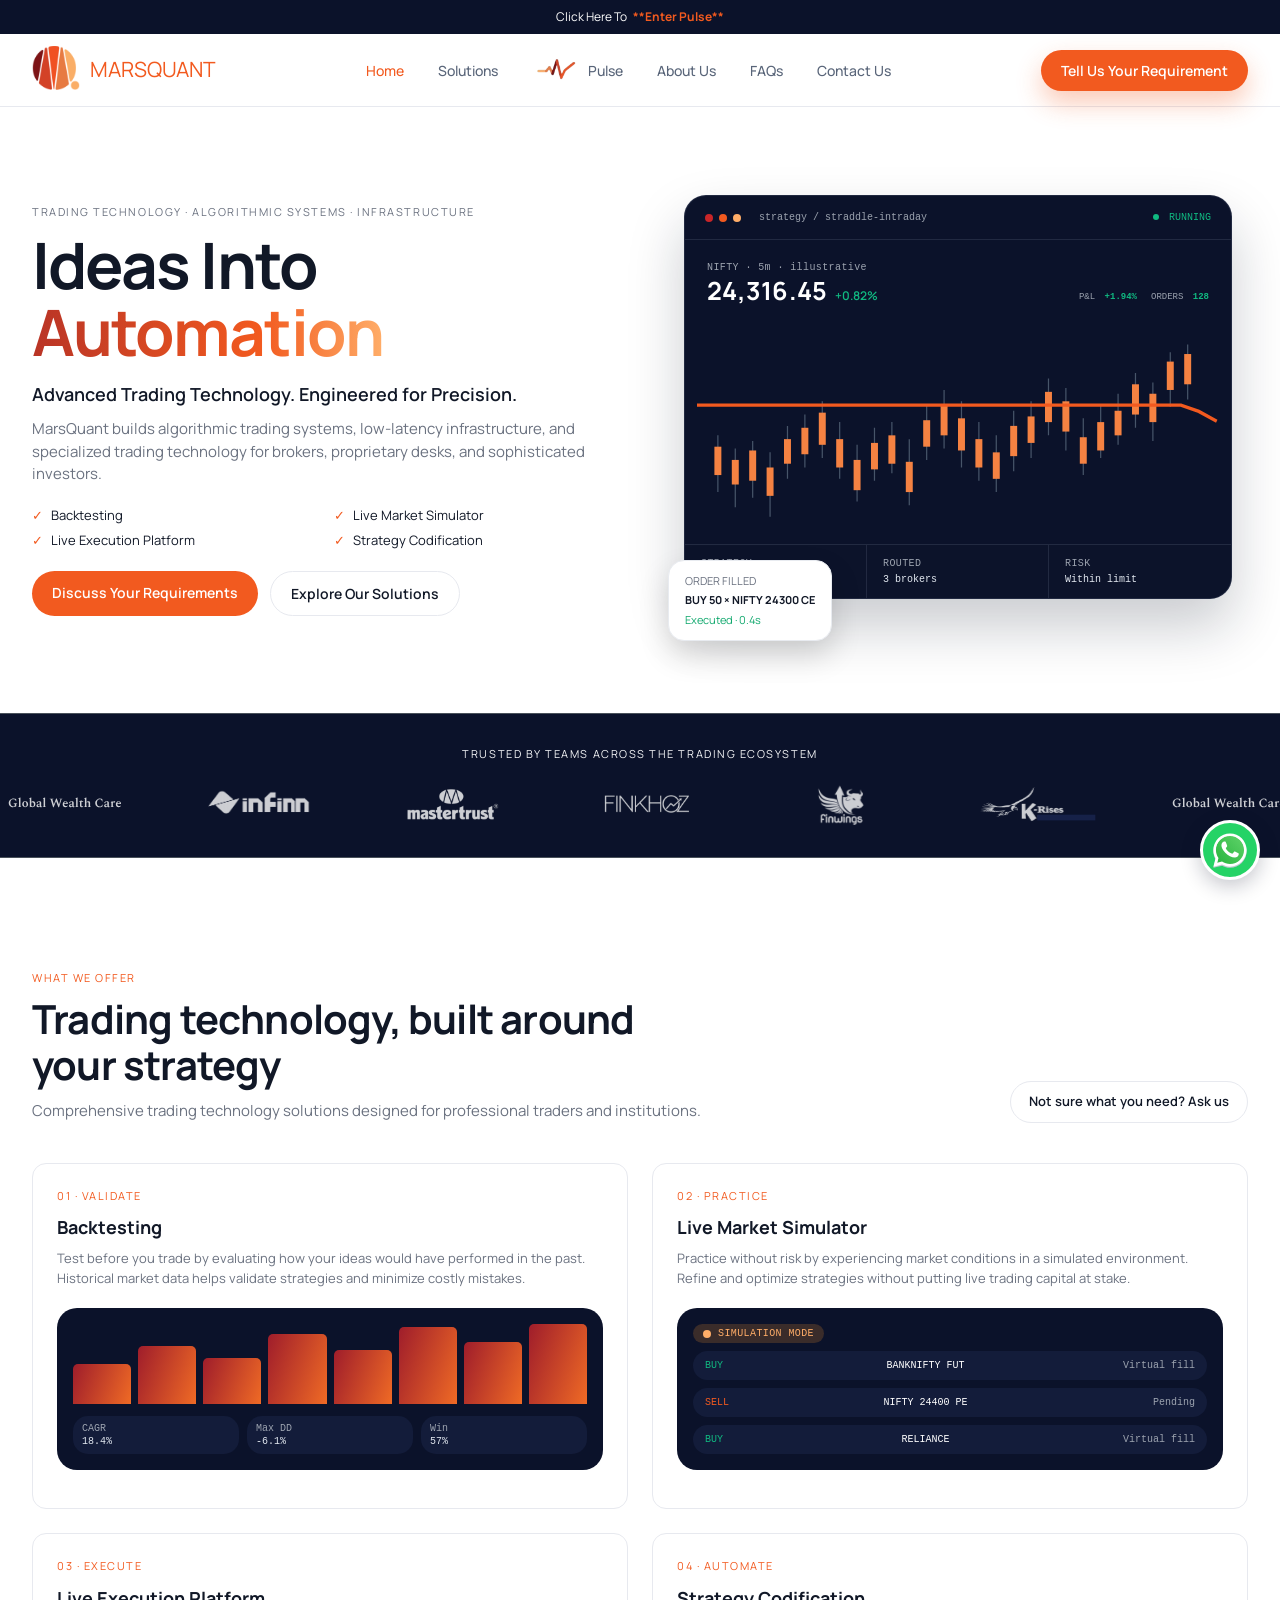
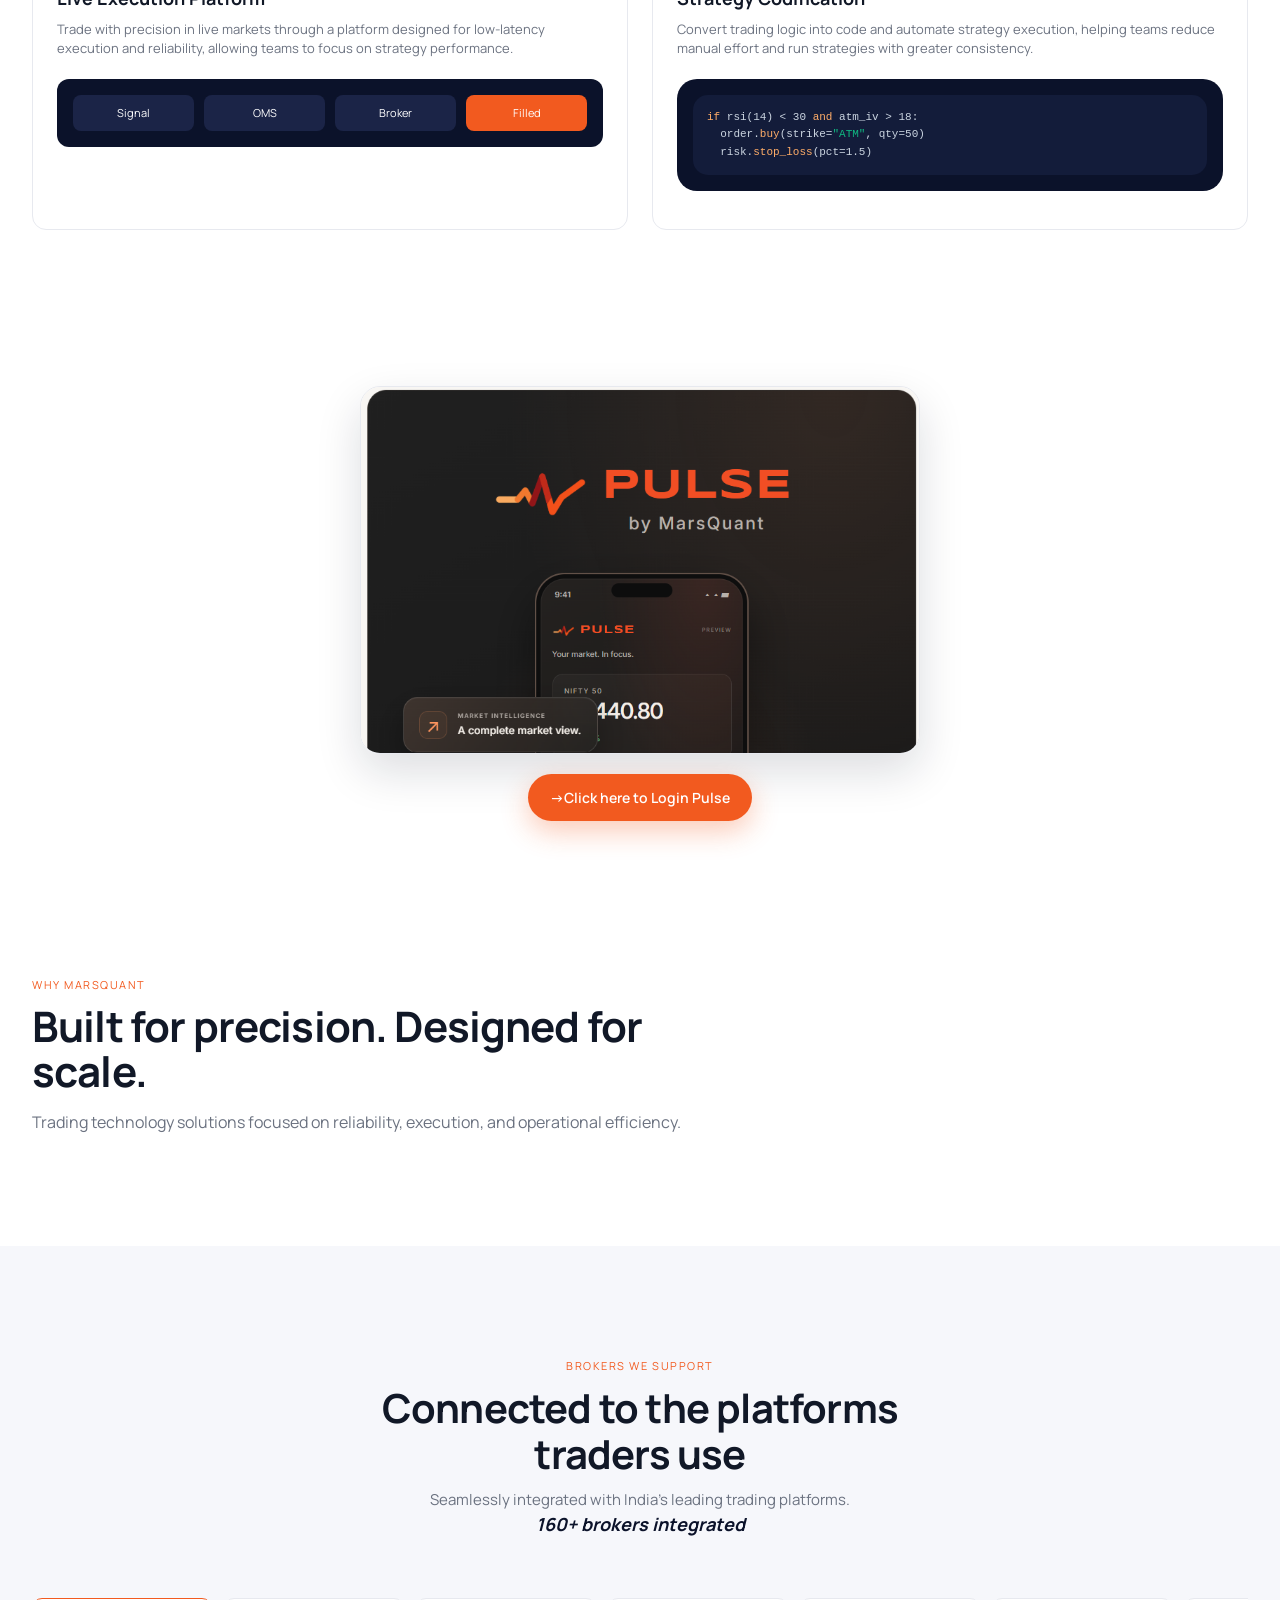
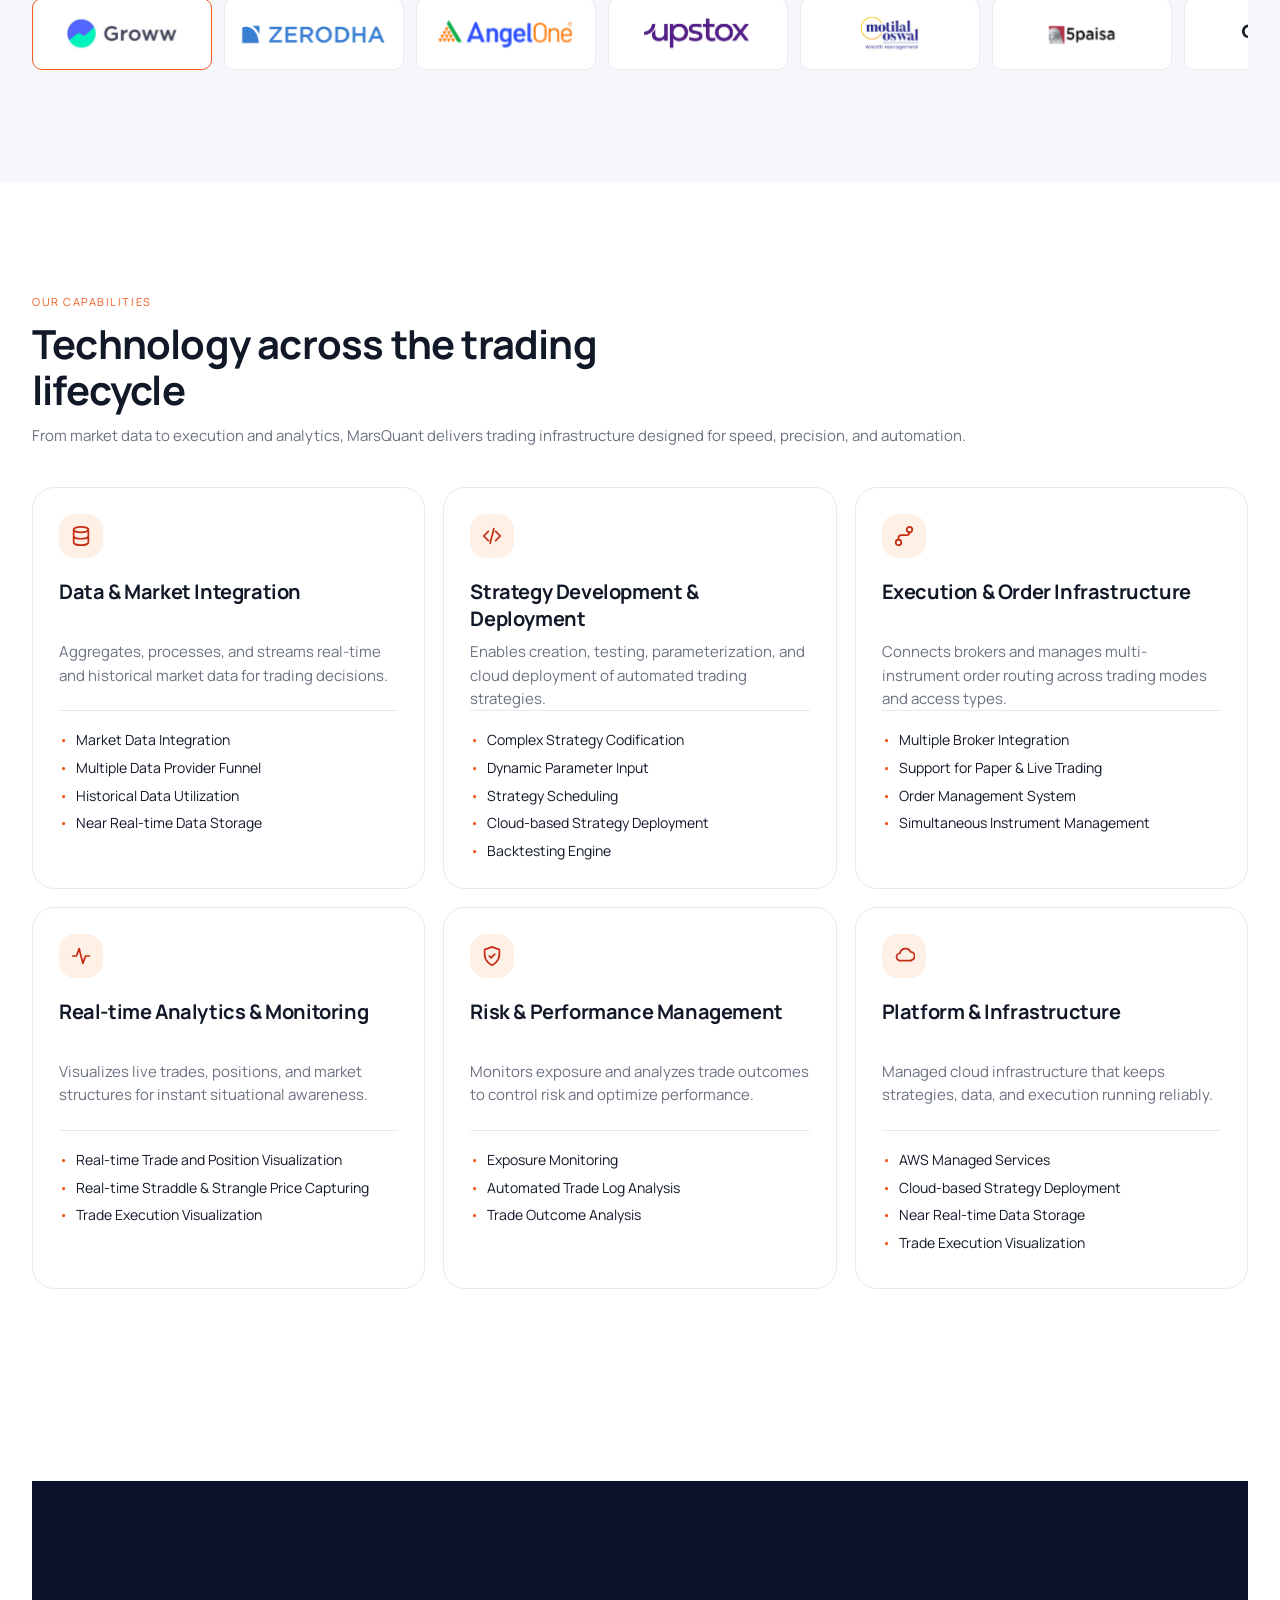
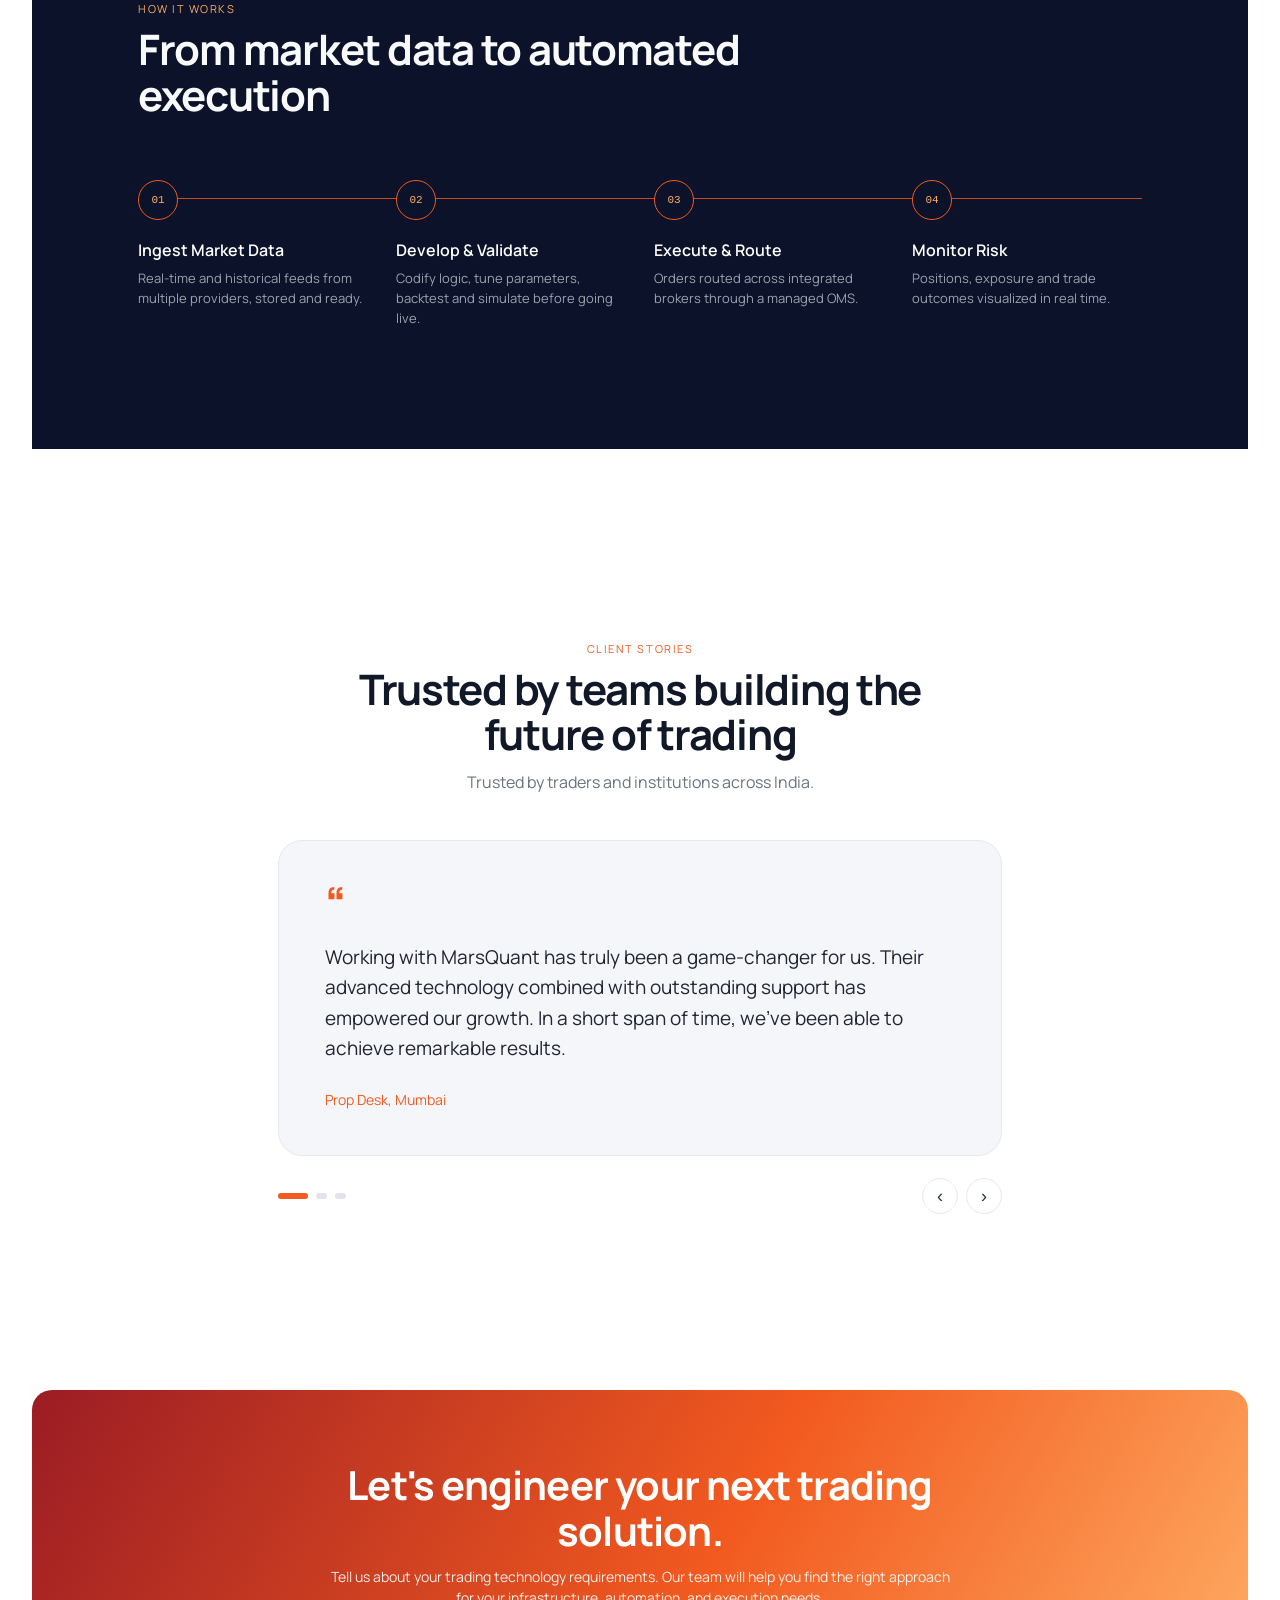
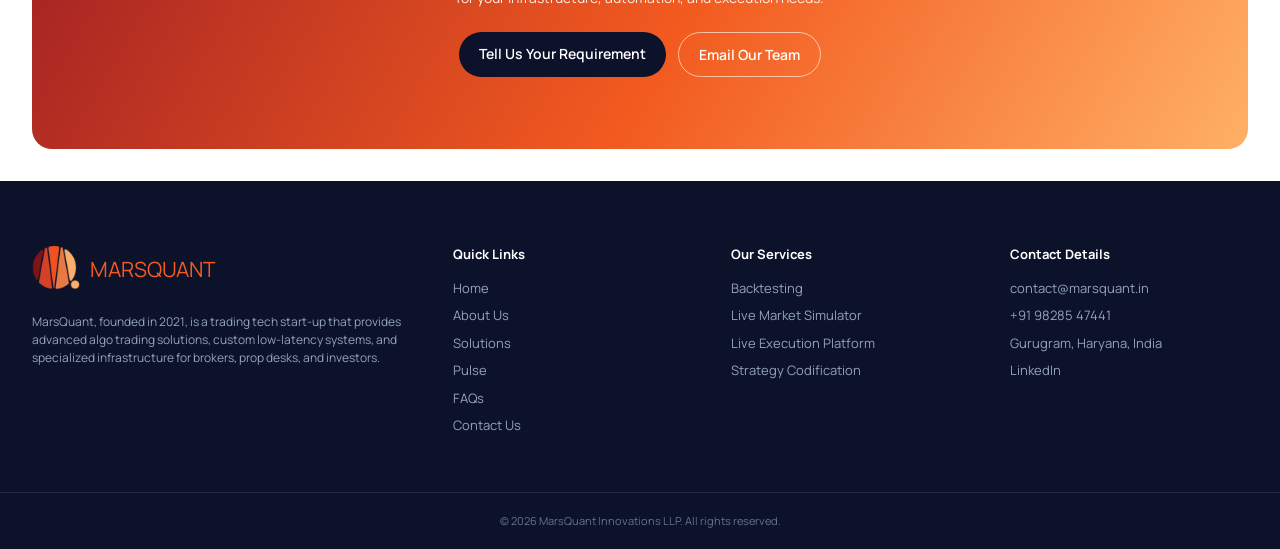
<file: index.html>
<!DOCTYPE html>
<html lang="en">
<head>
<meta charset="UTF-8">
<meta name="viewport" content="width=device-width, initial-scale=1">
<title>MarsQuant | Ideas Into Automation</title>
<meta name="description" content="MarsQuant builds algorithmic trading systems, low-latency execution infrastructure, and trading technology for brokers, prop desks, and institutional investors.">
<meta name="keywords" content="algorithmic trading, automated trading, trading technology, low latency infrastructure, live execution platform, market simulator, strategy codification, quant trading, MarsQuant">
<meta name="author" content="MarsQuant">
<meta name="publisher" content="MarsQuant">
<meta name="robots" content="index, follow, max-image-preview:large, max-snippet:-1, max-video-preview:-1">
<meta name="canonical" content="https://marsquant.in/">
<link rel="canonical" href="https://marsquant.in/">
<meta property="og:title" content="MarsQuant | Ideas Into Automation">
<meta property="og:description" content="Advanced trading technology and automation systems engineered for precision execution and institutional performance.">
<meta property="og:type" content="website">
<meta property="og:url" content="https://marsquant.in/">
<meta property="og:image" content="https://marsquant.in/Logo/MarsQuant%20Logo.svg">
<meta name="twitter:card" content="summary_large_image">
<meta name="twitter:title" content="MarsQuant | Ideas Into Automation">
<meta name="twitter:description" content="Algorithmic trading systems, execution infrastructure, and market technology designed for modern investing teams.">
<link rel="icon" href="/Logo/favicon.ico" sizes="any">
<link rel="icon" type="image/png" sizes="32x32" href="/Logo/favicon-32x32.png">
<link rel="icon" type="image/png" sizes="16x16" href="/Logo/favicon-16x16.png">
<link rel="icon" type="image/png" sizes="192x192" href="/Logo/android-chrome-192x192.png">
<link rel="apple-touch-icon" href="/Logo/apple-touch-icon.png">
<link rel="manifest" href="/Logo/site.webmanifest">
<link rel="preconnect" href="https://fonts.googleapis.com">
<link href="https://fonts.googleapis.com/css2?family=Manrope:wght@400;500;600;700;800&display=swap" rel="stylesheet">
<link rel="stylesheet" href="style.css">
</head>
<body>
<div class="announce">Click Here To<a href="https://pulse.marsquant.in/">**Enter Pulse**</a></div>
<header class="header">
  <div class="wrap nav">
    <a class="logo" href="#"><img src="Logo/MarsQuant%20Logo%201.svg" alt="MarsQuant Logo 1" title="MarsQuant Logo 1">MARSQUANT</a>
    <button class="burger" aria-label="Menu" aria-expanded="false">&#9776;</button>
    <nav class="links" id="links">
      <a class="active" href="#">Home</a><a href="solutions.html">Solutions</a><a class="pulse-link" href="pulse.html"><img src="Pulse%20Logo/pulse_logo1.png" alt="Pulse Logo" class="pulse-logo" title="Pulse Logo">Pulse</a><a href="about.html">About Us</a><a href="faq.html">FAQs</a><a href="contact.html">Contact Us</a>
    </nav>
    <a class="btn btn-o" href="contact.html" data-requirement>Tell Us Your Requirement</a>
  </div>
</header>

<main>
<section class="wrap hero">
  <div>
    <p class="eyebrow">Trading technology &middot; Algorithmic systems &middot; Infrastructure</p>
    <h1>Ideas Into <span class="gradient-text">Automation</span></h1>
    <p class="sub">Advanced Trading Technology. Engineered for Precision.</p>
    <p class="muted">MarsQuant builds algorithmic trading systems, low-latency infrastructure, and specialized trading technology for brokers, proprietary desks, and sophisticated investors.</p>
    <ul class="ticks"><li>Backtesting</li><li>Live Market Simulator</li><li>Live Execution Platform</li><li>Strategy Codification</li></ul>
    <div class="row"><a class="btn btn-o" href="#requirement" data-requirement>Discuss Your Requirements</a><a class="btn btn-w" href="#offer">Explore Our Solutions</a></div>
  </div>
  <div class="mock">
    <div class="screen">
      <div class="screen-topbar"><span class="window-dots"><i></i><i></i><i></i></span><span class="strategy-name">strategy / straddle-intraday</span><span class="running"><i></i> RUNNING</span></div>
      <div class="market-summary">
        <div><small>NIFTY &middot; 5m &middot; illustrative</small><div class="market-price"><b id="price">24,318.40</b><span>+0.82%</span></div></div>
        <div class="market-stats"><span>P&amp;L <b>+1.94%</b></span><span>ORDERS <b>128</b></span></div>
      </div>
      <svg class="chart" viewBox="0 0 300 110" preserveAspectRatio="none" aria-hidden="true">
        <g class="candles">
          <g class="up"><path d="M12 61V91M22 68V99M32 64V94M42 70V104M52 56V84M62 50V78M72 43V73M82 54V84M92 66V96M102 57V85M112 54V81M122 63V98M132 45V74M142 37V68M152 43V78M162 54V85M172 61V91M182 48V80M192 43V73M202 31V61M212 36V69M222 52V82M232 45V73M242 39V66M252 28V57M262 33V64M272 17V46M282 13V42" /></g>
          <g class="down"><rect x="10" y="67" width="4" height="15"/><rect x="20" y="74" width="4" height="13"/><rect x="30" y="69" width="4" height="16"/><rect x="40" y="78" width="4" height="15"/><rect x="50" y="63" width="4" height="13"/><rect x="60" y="57" width="4" height="14"/><rect x="70" y="49" width="4" height="17"/><rect x="80" y="63" width="4" height="15"/><rect x="90" y="74" width="4" height="16"/><rect x="100" y="65" width="4" height="14"/><rect x="110" y="61" width="4" height="15"/><rect x="120" y="75" width="4" height="16"/><rect x="130" y="53" width="4" height="14"/><rect x="140" y="45" width="4" height="16"/><rect x="150" y="52" width="4" height="17"/><rect x="160" y="63" width="4" height="15"/><rect x="170" y="70" width="4" height="14"/><rect x="180" y="56" width="4" height="16"/><rect x="190" y="51" width="4" height="14"/><rect x="200" y="38" width="4" height="16"/><rect x="210" y="43" width="4" height="16"/><rect x="220" y="62" width="4" height="14"/><rect x="230" y="54" width="4" height="15"/><rect x="240" y="48" width="4" height="13"/><rect x="250" y="34" width="4" height="16"/><rect x="260" y="39" width="4" height="15"/><rect x="270" y="22" width="4" height="15"/><rect x="280" y="18" width="4" height="16"/>
          </g>
        </g>
        <polyline id="line" fill="none" stroke="#F25A1F" stroke-width="1.8" points=""/>
      </svg>
      <div class="screen-footer"><div><small>STRATEGY</small><span>Straddle intraday</span></div><div><small>ROUTED</small><span>3 brokers</span></div><div><small>RISK</small><span>Within limit</span></div></div>
    </div>
    <div class="order">ORDER FILLED<br><b>BUY 50 &times; NIFTY 24300 CE</b><br><span class="g">Executed &middot; 0.4s</span></div>
  </div>
</section>

<section class="trust"><p class="eyebrow c">Trusted by teams across the trading ecosystem</p>
  <div class="marquee"><div class="track">
    <img src="Trusted%20By%20Logos/GWC.svg" alt="Global Wealth Care" title="Global Wealth Care">
    <img src="Trusted%20By%20Logos/Infinn.webp" alt="Infinn" title="Infinn">
    <img src="Trusted%20By%20Logos/Marster%20trust.svg" alt="Master Trust" title="Master Trust">
    <img src="Trusted%20By%20Logos/Finkhoz.svg" alt="Finkhoz" title="Finkhoz">
    <img src="Trusted%20By%20Logos/Finwings.svg" alt="Finwings" title="Finwings">
    <img src="Trusted%20By%20Logos/K-rises.svg" alt="K-Rises" title="K-Rises">
    <img src="Trusted%20By%20Logos/GWC.svg" alt="GWC" aria-hidden="true" title="GWC">
    <img src="Trusted%20By%20Logos/Infinn.webp" alt="Infinn" aria-hidden="true" title="Infinn">
    <img src="Trusted%20By%20Logos/Marster%20trust.svg" alt="Marster trust" aria-hidden="true" title="Marster trust">
    <img src="Trusted%20By%20Logos/Finkhoz.svg" alt="Finkhoz" aria-hidden="true" title="Finkhoz">
    <img src="Trusted%20By%20Logos/Finwings.svg" alt="Finwings" aria-hidden="true" title="Finwings">
    <img src="Trusted%20By%20Logos/K-rises.svg" alt="K rises" aria-hidden="true" title="K rises">
  </div></div>
</section>

<section class="wrap sec" id="offer">
  <p class="eyebrow o">What we offer</p>
  <div class="head"><div><h2>Trading technology, built around your strategy</h2><p class="muted">Comprehensive trading technology solutions designed for professional traders and institutions.</p></div><a class="pill" href="contact.html">Not sure what you need? Ask us</a></div>
  <div class="grid2">
    <article class="card"><p class="eyebrow o">01 &middot; Validate</p><h3>Backtesting</h3><p class="muted">Test before you trade by evaluating how your ideas would have performed in the past. Historical market data helps validate strategies and minimize costly mistakes.</p><div class="dark backtest-chart"><div class="backtest-bars" aria-hidden="true"><i style="height:50%"></i><i style="height:72%"></i><i style="height:58%"></i><i style="height:88%"></i><i style="height:68%"></i><i style="height:96%"></i><i style="height:78%"></i><i style="height:100%"></i></div><div class="backtest-stats"><div><span>CAGR</span><b>18.4%</b></div><div><span>Max DD</span><b>-6.1%</b></div><div><span>Win</span><b>57%</b></div></div></div></article>
    <article class="card"><p class="eyebrow o">02 &middot; Practice</p><h3>Live Market Simulator</h3><p class="muted">Practice without risk by experiencing market conditions in a simulated environment. Refine and optimize strategies without putting live trading capital at stake.</p><div class="dark rows"><div class="sim-label"><i aria-hidden="true"></i>Simulation Mode</div><p><span class="buy">BUY</span><span>BANKNIFTY FUT</span><span>Virtual fill</span></p><p><span class="sell">SELL</span><span>NIFTY 24400 PE</span><span>Pending</span></p><p><span class="buy">BUY</span><span>RELIANCE</span><span>Virtual fill</span></p></div></article>
    <article class="card"><p class="eyebrow o">03 &middot; Execute</p><h3>Live Execution Platform</h3><p class="muted">Trade with precision in live markets through a platform designed for low-latency execution and reliability, allowing teams to focus on strategy performance.</p><div class="dark flow"><span>Signal</span><span>OMS</span><span>Broker</span><span class="on">Filled</span></div></article>
    <article class="card"><p class="eyebrow o">04 &middot; Automate</p><h3>Strategy Codification</h3><p class="muted">Convert trading logic into code and automate strategy execution, helping teams reduce manual effort and run strategies with greater consistency.</p><pre class="dark code"><code><span class="code-keyword">if</span> rsi(14) &lt; 30 <span class="code-keyword">and</span> atm_iv &gt; 18:
  order.<span class="code-function">buy</span>(strike=<span class="code-string">"ATM"</span>, qty=50)
  risk.<span class="code-function">stop_loss</span>(pct=1.5)</code></pre></article>
  </div>
</section>

<section class="wrap pulse-promo">
  <img src="Pulse/pulse_8.png" alt="Pulse by MarsQuant product preview" title="Pulse by MarsQuant product preview">
  <a class="btn btn-o" href="https://pulse.marsquant.in/">->Click here to Login Pulse</a>
</section>

<section class="wrap sec" id="about">
  <p class="eyebrow o">Why MarsQuant</p>
  <h2>Built for precision. Designed for scale.</h2><p class="muted">Trading technology solutions focused on reliability, execution, and operational efficiency.</p>

</section>

<section class="band"><div class="wrap sec c">
  <p class="eyebrow o">Brokers we support</p><h2>Connected to the platforms traders use</h2><p class="muted">Seamlessly integrated with India's leading trading platforms.</p>
  <p class="muted" style="font-size:18px;font-weight:700;font-style:italic;color:#0b122a">160+ brokers integrated</p>
  <div class="marquee broker-marquee"><div class="track brokers">
    <span class="on"><img src="Broker%27s%20Logo/1.%20Groww.svg" alt="Groww" title="Groww"></span>
    <span><img src="Broker%27s%20Logo/2.%20Zerodha.svg" alt="Zerodha" title="Zerodha"></span>
    <span><img src="Broker%27s%20Logo/3.%20Angelone.svg" alt="Angel One" title="Angel One"></span>
    <span><img src="Broker%27s%20Logo/4.%20Upstox.svg" alt="Upstox" title="Upstox"></span>
    <span><img src="Broker%27s%20Logo/5.%20Motilal%20Oswal.svg" alt="Motilal Oswal" title="Motilal Oswal"></span>
    <span><img src="Broker%27s%20Logo/6.%205%20paisa.svg" alt="5paisa" title="5paisa"></span>
    <span><img src="Broker%27s%20Logo/7.%20Choice.svg" alt="Choice" title="Choice"></span>
    <span><img src="Broker%27s%20Logo/8.%20Fyers.svg" alt="Fyers" title="Fyers"></span>
    <span><img src="Broker%27s%20Logo/9.%20Alice%20blue.svg" alt="Alice Blue" title="Alice Blue"></span>
    <span><img src="Broker%27s%20Logo/10.%20Bahubali.svg" alt="Bahubali" title="Bahubali"></span>
    <span><img src="Broker%27s%20Logo/11.%20Marwadi.svg" alt="Marwadi" title="Marwadi"></span>
    <span><img src="Broker%27s%20Logo/12.%20Infinn.svg" alt="Infinn" title="Infinn"></span>
    <span><img src="Broker%27s%20Logo/13.%20Master%20trust.svg" alt="Master Trust" title="Master Trust"></span>
    <span><img src="Broker%27s%20Logo/14.%20Ajmera.svg" alt="Ajmera" title="Ajmera"></span>
    <span><img src="Broker%27s%20Logo/15.%20Jainam.svg" alt="Jainam" title="Jainam"></span>
    <span><img src="Broker%27s%20Logo/16.%20Arham%20shares.svg" alt="Arham Shares" title="Arham Shares"></span>
    <span aria-hidden="true"><img src="Broker%27s%20Logo/1.%20Groww.svg" alt="1. Groww" title="1. Groww"></span>
    <span aria-hidden="true"><img src="Broker%27s%20Logo/2.%20Zerodha.svg" alt="2. Zerodha" title="2. Zerodha"></span>
    <span aria-hidden="true"><img src="Broker%27s%20Logo/3.%20Angelone.svg" alt="3. Angelone" title="3. Angelone"></span>
    <span aria-hidden="true"><img src="Broker%27s%20Logo/4.%20Upstox.svg" alt="4. Upstox" title="4. Upstox"></span>
    <span aria-hidden="true"><img src="Broker%27s%20Logo/5.%20Motilal%20Oswal.svg" alt="5. Motilal Oswal" title="5. Motilal Oswal"></span>
    <span aria-hidden="true"><img src="Broker%27s%20Logo/6.%205%20paisa.svg" alt="6. 5 paisa" title="6. 5 paisa"></span>
    <span aria-hidden="true"><img src="Broker%27s%20Logo/7.%20Choice.svg" alt="7. Choice" title="7. Choice"></span>
    <span aria-hidden="true"><img src="Broker%27s%20Logo/8.%20Fyers.svg" alt="8. Fyers" title="8. Fyers"></span>
    <span aria-hidden="true"><img src="Broker%27s%20Logo/9.%20Alice%20blue.svg" alt="9. Alice blue" title="9. Alice blue"></span>
    <span aria-hidden="true"><img src="Broker%27s%20Logo/10.%20Bahubali.svg" alt="10. Bahubali" title="10. Bahubali"></span>
    <span aria-hidden="true"><img src="Broker%27s%20Logo/11.%20Marwadi.svg" alt="11. Marwadi" title="11. Marwadi"></span>
    <span aria-hidden="true"><img src="Broker%27s%20Logo/12.%20Infinn.svg" alt="12. Infinn" title="12. Infinn"></span>
    <span aria-hidden="true"><img src="Broker%27s%20Logo/13.%20Master%20trust.svg" alt="13. Master trust" title="13. Master trust"></span>
    <span aria-hidden="true"><img src="Broker%27s%20Logo/14.%20Ajmera.svg" alt="14. Ajmera" title="14. Ajmera"></span>
    <span aria-hidden="true"><img src="Broker%27s%20Logo/15.%20Jainam.svg" alt="15. Jainam" title="15. Jainam"></span>
    <span aria-hidden="true"><img src="Broker%27s%20Logo/16.%20Arham%20shares.svg" alt="16. Arham shares" title="16. Arham shares"></span>
  </div></div>
</div></section>

<section class="wrap sec" id="faq">
  <p class="eyebrow o">Our capabilities</p><h2>Technology across the trading lifecycle</h2><p class="muted">From market data to execution and analytics, MarsQuant delivers trading infrastructure designed for speed, precision, and automation.</p>
  <div class="grid3">
    <article class="card"><i class="ic" aria-hidden="true"><svg viewBox="0 0 24 24" fill="none"><ellipse cx="12" cy="5" rx="8" ry="3" /><path d="M4 5v14c0 1.7 3.6 3 8 3s8-1.3 8-3V5M4 12c0 1.7 3.6 3 8 3s8-1.3 8-3" /></svg></i><h3>Data &amp; Market Integration</h3><p class="muted">Aggregates, processes, and streams real-time and historical market data for trading decisions.</p><ul><li>Market Data Integration</li><li>Multiple Data Provider Funnel</li><li>Historical Data Utilization</li><li>Near Real-time Data Storage</li></ul></article>
    <article class="card"><i class="ic" aria-hidden="true"><svg viewBox="0 0 24 24" fill="none"><path d="m8 7-5 5 5 5M16 7l5 5-5 5M14 4l-4 16" /></svg></i><h3>Strategy Development &amp; Deployment</h3><p class="muted">Enables creation, testing, parameterization, and cloud deployment of automated trading strategies.</p><ul><li>Complex Strategy Codification</li><li>Dynamic Parameter Input</li><li>Strategy Scheduling</li><li>Cloud-based Strategy Deployment</li><li>Backtesting Engine</li></ul></article>
    <article class="card"><i class="ic" aria-hidden="true"><svg viewBox="0 0 24 24" fill="none"><circle cx="18" cy="5" r="3" /><circle cx="6" cy="19" r="3" /><path d="M6 16v-2a3 3 0 0 1 3-3h6a3 3 0 0 0 3-3V8" /></svg></i><h3>Execution &amp; Order Infrastructure</h3><p class="muted">Connects brokers and manages multi-instrument order routing across trading modes and access types.</p><ul><li>Multiple Broker Integration</li><li>Support for Paper &amp; Live Trading</li><li>Order Management System</li><li>Simultaneous Instrument Management</li></ul></article>
    <article class="card"><i class="ic" aria-hidden="true"><svg viewBox="0 0 24 24" fill="none"><path d="M3 12h4l3-8 4 16 3-8h4" /></svg></i><h3>Real-time Analytics &amp; Monitoring</h3><p class="muted">Visualizes live trades, positions, and market structures for instant situational awareness.</p><ul><li>Real-time Trade and Position Visualization</li><li>Real-time Straddle &amp; Strangle Price Capturing</li><li>Trade Execution Visualization</li></ul></article>
    <article class="card"><i class="ic" aria-hidden="true"><svg viewBox="0 0 24 24" fill="none"><path d="M12 22s8-4 8-11V5l-8-3-8 3v6c0 7 8 11 8 11Z" /><path d="m9 12 2 2 4-4" /></svg></i><h3>Risk &amp; Performance Management</h3><p class="muted">Monitors exposure and analyzes trade outcomes to control risk and optimize performance.</p><ul><li>Exposure Monitoring</li><li>Automated Trade Log Analysis</li><li>Trade Outcome Analysis</li></ul></article>
    <article class="card"><i class="ic" aria-hidden="true"><svg viewBox="0 0 24 24" fill="none"><path d="M20 16.5a4.5 4.5 0 0 0-.8-8.9A6 6 0 0 0 7.7 9a4 4 0 0 0 .3 8h12Z" /></svg></i><h3>Platform &amp; Infrastructure</h3><p class="muted">Managed cloud infrastructure that keeps strategies, data, and execution running reliably.</p><ul><li>AWS Managed Services</li><li>Cloud-based Strategy Deployment</li><li>Near Real-time Data Storage</li><li>Trade Execution Visualization</li></ul></article>
  </div>
</section>

<section class="navy process-section"><div class="wrap sec">
  <div class="process-panel">
    <p class="eyebrow o">How it works</p><h2>From market data to automated execution</h2>
    <ol class="steps">
      <li><b>Ingest Market Data</b><p>Real-time and historical feeds from multiple providers, stored and ready.</p></li>
      <li><b>Develop &amp; Validate</b><p>Codify logic, tune parameters, backtest and simulate before going live.</p></li>
      <li><b>Execute &amp; Route</b><p>Orders routed across integrated brokers through a managed OMS.</p></li>
      <li><b>Monitor Risk</b><p>Positions, exposure and trade outcomes visualized in real time.</p></li>
    </ol>
  </div>
</div></section>

<section class="wrap sec c testimonial-section">
  <p class="eyebrow o">Client stories</p><h2>Trusted by teams building the future of trading</h2><p class="muted">Trusted by traders and institutions across India.</p>
  <div class="slider">
    <div class="slide on"><span class="q">&ldquo;</span><p>Working with MarsQuant has truly been a game-changer for us. Their advanced technology combined with outstanding support has empowered our growth. In a short span of time, we've been able to achieve remarkable results.</p><small class="o">Prop Desk, Mumbai</small></div>
    <div class="slide"><span class="q">&ldquo;</span><p>I appreciate Rishabh and his team for completing a complex strategy on time and assisting with front testing. Their expertise, understanding of client requirements, and commitment to data security ensured everything worked smoothly. We look forward to assigning MarsQuant more strategies for automation.</p><small class="o">Hemal Kotak, Mumbai</small></div>
    <div class="slide"><span class="q">&ldquo;</span><p>MarsQuant's innovative solutions have transformed our trading strategies, greatly enhancing both performance and efficiency. Their unmatched expertise and dedication, along with their flexibility in deploying resources on-site, have provided us with seamless and personalized support.</p><small class="o">Nikunj, Gujarat</small></div>
    <div class="ctrl"><span class="dots"></span><span><button class="prev" aria-label="Previous">&lsaquo;</button><button class="next" aria-label="Next">&rsaquo;</button></span></div>
  </div>
</section>

<section class="wrap" id="cta">
  <div class="cta"><h2>Let's engineer your next trading solution.</h2><p>Tell us about your trading technology requirements. Our team will help you find the right approach for your infrastructure, automation, and execution needs.</p>
  <div class="row j"><a class="btn btn-d" href="#" data-requirement>Tell Us Your Requirement</a><a class="btn btn-g" href="mailto:contact@marsquant.in">Email Our Team</a></div></div>
</section>
</main>

<footer class="footer" id="footer">
  <div class="wrap fgrid">
    <div><a class="logo" href="#"><img src="Logo/MarsQuant%20Logo%201.svg" alt="MarsQuant Logo 1" title="MarsQuant Logo 1">MARSQUANT</a><p>MarsQuant, founded in 2021, is a trading tech start-up that provides advanced algo trading solutions, custom low-latency systems, and specialized infrastructure for brokers, prop desks, and investors.</p></div>
    <div><h4>Quick Links</h4><a href="#">Home</a><a href="about.html">About Us</a><a href="solutions.html">Solutions</a><a href="pulse.html">Pulse</a><a href="faq.html">FAQs</a><a href="contact.html">Contact Us</a></div>
    <div><h4>Our Services</h4><a href="#offer">Backtesting</a><a href="#offer">Live Market Simulator</a><a href="#offer">Live Execution Platform</a><a href="#offer">Strategy Codification</a></div>
    <div><h4>Contact Details</h4><a href="mailto:contact@marsquant.in">contact@marsquant.in</a><a href="tel:+919828547441">+91 98285 47441</a><span>Gurugram, Haryana, India</span><a href="https://www.linkedin.com/company/marsquant/">LinkedIn</a></div>
  </div>
  <p class="copy">&copy; 2026 MarsQuant Innovations LLP. All rights reserved.</p>
</footer>
<script src="script.js"></script>
<script src="requirement-overlay.js"></script>
</body>
</html>
</file>
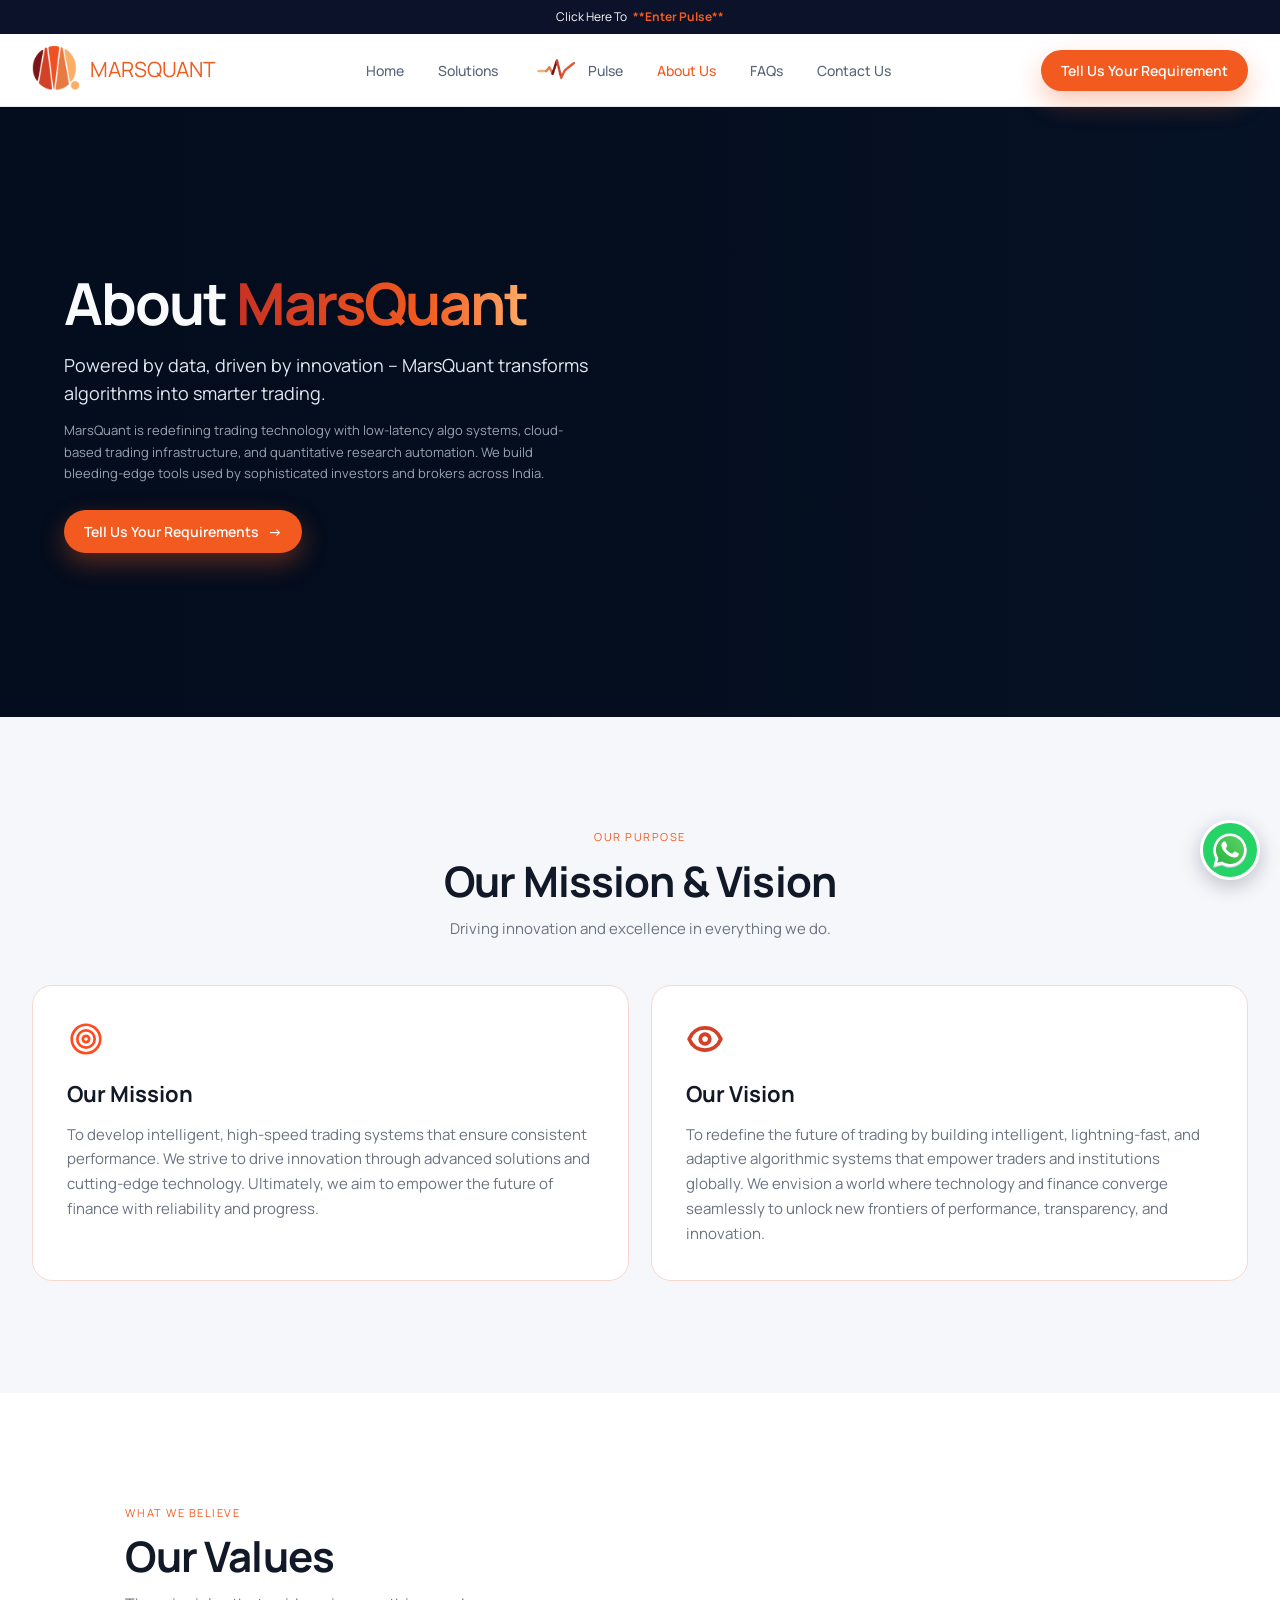
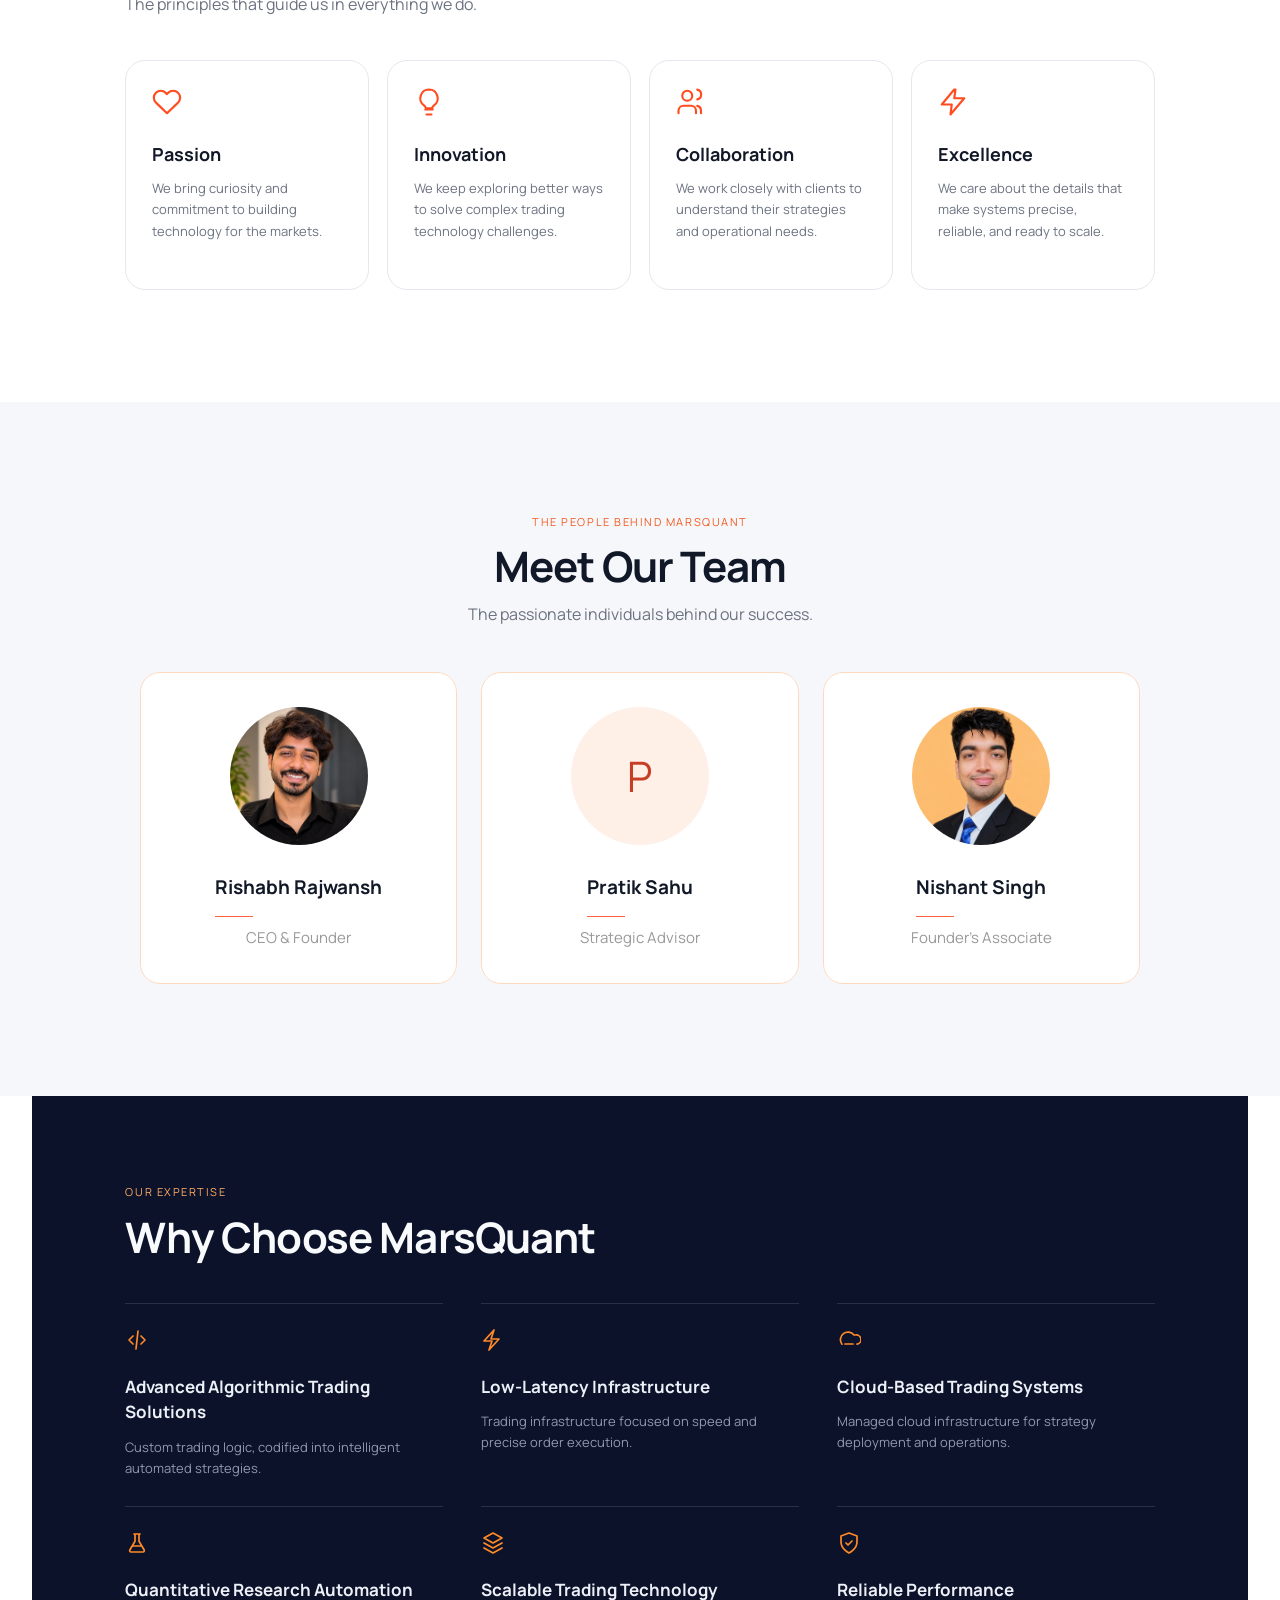
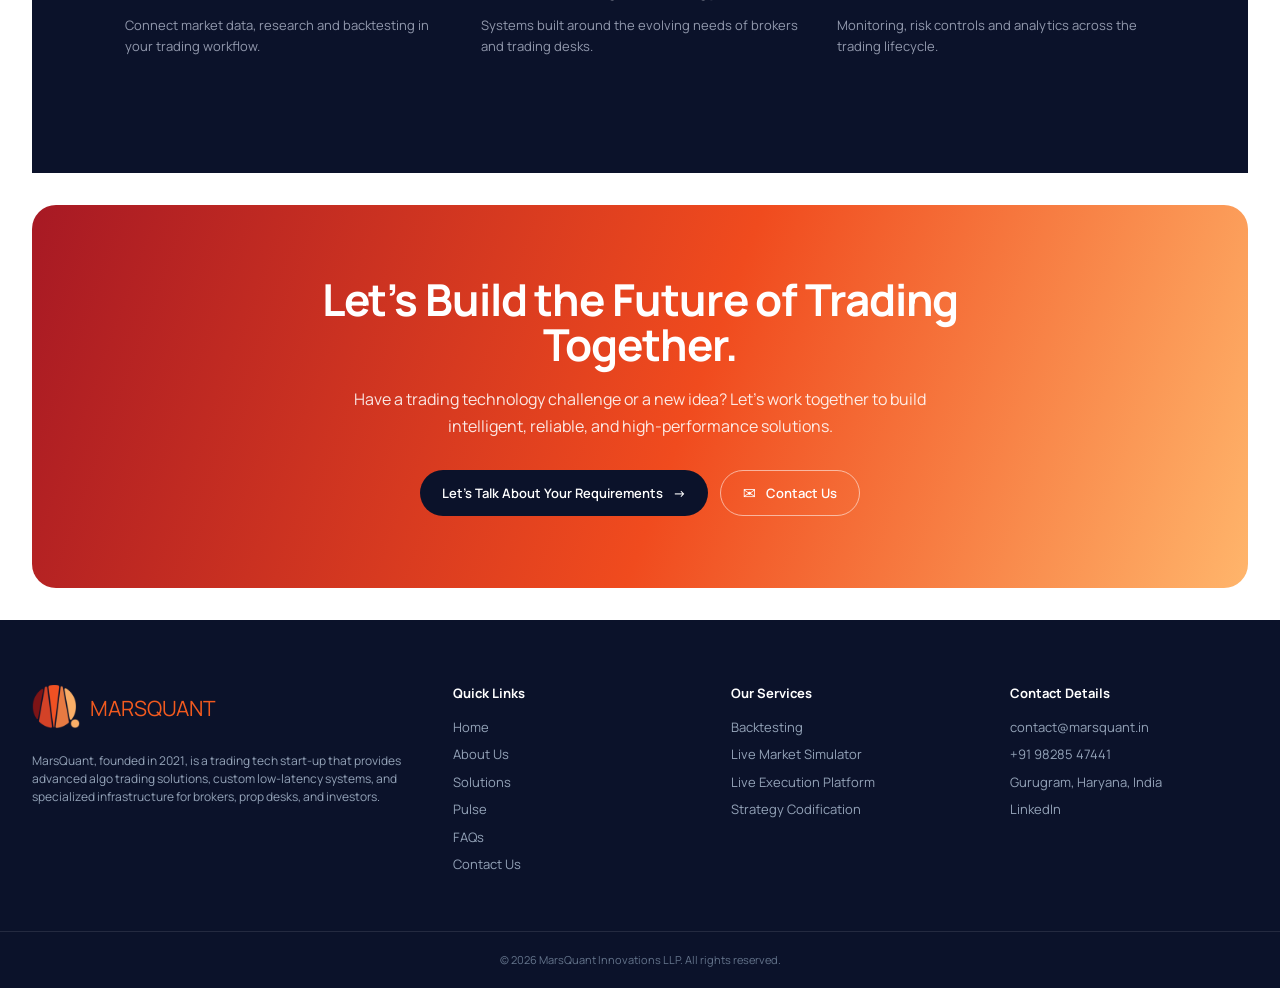
<file: about.html>
<!DOCTYPE html>
<html lang="en">
<head>
<meta charset="UTF-8">
<meta name="viewport" content="width=device-width, initial-scale=1">
<meta name="description" content="Learn about MarsQuant, our mission, values, and the team building reliable trading technology.">
<meta name="keywords" content="MarsQuant, trading technology, algorithmic trading, precision execution, automation, institutional trading, innovation">
<meta name="author" content="MarsQuant">
<meta name="publisher" content="MarsQuant">
<meta name="robots" content="index, follow, max-image-preview:large, max-snippet:-1, max-video-preview:-1">
<meta name="canonical" content="https://marsquant.in/about">
<link rel="canonical" href="https://marsquant.in/about">
<meta property="og:title" content="About Us | MarsQuant">
<meta property="og:description" content="Learn about MarsQuant, our mission, values, and the team building reliable trading technology.">
<meta property="og:type" content="website">
<meta property="og:url" content="https://marsquant.in/about">
<meta property="og:image" content="https://marsquant.in/Logo/MarsQuant%20Logo.svg">
<meta name="twitter:card" content="summary_large_image">
<title>About Us | MarsQuant</title>
<link rel="icon" href="/Logo/favicon.ico" sizes="any">
<link rel="icon" type="image/png" sizes="32x32" href="/Logo/favicon-32x32.png">
<link rel="icon" type="image/png" sizes="16x16" href="/Logo/favicon-16x16.png">
<link rel="apple-touch-icon" href="/Logo/apple-touch-icon.png">
<link rel="manifest" href="/Logo/site.webmanifest">
<link rel="preconnect" href="https://fonts.googleapis.com">
<link href="https://fonts.googleapis.com/css2?family=Manrope:wght@400;500;600;700;800&display=swap" rel="stylesheet">
<link rel="stylesheet" href="style.css">
</head>
<body>
<div class="announce">Click Here To<a href="https://pulse.marsquant.in/">**Enter Pulse**</a></div>
<header class="header">
  <div class="wrap nav">
    <a class="logo" href="index.html"><img src="Logo/MarsQuant%20Logo%201.svg" alt="MarsQuant Logo 1" title="MarsQuant Logo 1">MARSQUANT</a>
    <button class="burger" aria-label="Menu" aria-expanded="false">&#9776;</button>
    <nav class="links" id="links">
      <a href="index.html">Home</a><a href="solutions.html">Solutions</a><a class="pulse-link" href="pulse.html"><img src="Pulse%20Logo/pulse_logo1.png" alt="Pulse Logo" class="pulse-logo" title="Pulse Logo">Pulse</a><a class="active" href="about.html" aria-current="page">About Us</a><a href="faq.html">FAQs</a><a href="contact.html">Contact Us</a>
    </nav>
    <a class="btn btn-o" href="contact.html" data-requirement>Tell Us Your Requirement</a>
  </div>
</header>

<main>
  <section class="about-hero">
    <div class="about-hero-inner">
      <div class="about-hero-copy">
        <h1>About <span class="gradient-text">MarsQuant</span></h1>
        <p class="about-hero-lead">Powered by data, driven by innovation – MarsQuant transforms algorithms into smarter trading.</p>
        <p class="about-hero-description">MarsQuant is redefining trading technology with low-latency algo systems, cloud-based trading infrastructure, and quantitative research automation. We build bleeding-edge tools used by sophisticated investors and brokers across India.</p>
        <a class="btn btn-o" href="index.html#cta" data-requirement>Tell Us Your Requirements <span aria-hidden="true">&rarr;</span></a>
      </div>
    </div>
  </section>

  <section class="band">
    <div class="wrap sec about-purpose">
      <div class="about-section-heading">
        <p class="eyebrow o">Our purpose</p>
        <h2>Our Mission &amp; Vision</h2>
        <p class="muted">Driving innovation and excellence in everything we do.</p>
      </div>
      <div class="about-purpose-grid">
        <article class="about-purpose-card">
          <svg class="purpose-icon" viewBox="0 0 24 24" fill="none" aria-hidden="true">
            <circle cx="12" cy="12" r="9" stroke="currentColor" stroke-width="1.7"/>
            <circle cx="12" cy="12" r="5.5" stroke="currentColor" stroke-width="1.7"/>
            <circle cx="12" cy="12" r="2" stroke="currentColor" stroke-width="1.7"/>
          </svg>
          <h3>Our Mission</h3>
          <p class="muted">To develop intelligent, high-speed trading systems that ensure consistent performance. We strive to drive innovation through advanced solutions and cutting-edge technology. Ultimately, we aim to empower the future of finance with reliability and progress.</p>
        </article>
        <article class="about-purpose-card">
          <img src="About%20Page%20Icons/Vision%20Icon.svg" alt="Vision Icon" aria-hidden="true" title="Vision Icon">
          <h3>Our Vision</h3>
          <p class="muted">To redefine the future of trading by building intelligent, lightning-fast, and adaptive algorithmic systems that empower traders and institutions globally. We envision a world where technology and finance converge seamlessly to unlock new frontiers of performance, transparency, and innovation.</p>
        </article>
      </div>
    </div>
  </section>

  <section class="wrap sec about-values">
    <div class="about-section-heading">
      <p class="eyebrow o">What we believe</p>
      <h2>Our Values</h2>
      <p class="muted">The principles that guide us in everything we do.</p>
    </div>
    <div class="about-values-grid">
      <article>
        <svg viewBox="0 0 24 24" fill="none" aria-hidden="true"><path d="M20.8 4.6a5.5 5.5 0 0 0-7.8 0L12 5.7l-1.1-1.1a5.5 5.5 0 0 0-7.8 7.8l1.1 1.1L12 21l7.8-7.5 1.1-1.1a5.5 5.5 0 0 0-.1-7.8Z" stroke="currentColor" stroke-width="1.7" stroke-linecap="round" stroke-linejoin="round"/></svg>
        <h3>Passion</h3>
        <p class="muted">We bring curiosity and commitment to building technology for the markets.</p>
      </article>
      <article>
        <svg viewBox="0 0 24 24" fill="none" aria-hidden="true"><path d="M9 18h6m-5 4h4m-2-20a7 7 0 0 0-4 12.7c.8.6 1.3 1.5 1.5 2.3h5c.2-.8.7-1.7 1.5-2.3A7 7 0 0 0 12 2Z" stroke="currentColor" stroke-width="1.7" stroke-linecap="round" stroke-linejoin="round"/></svg>
        <h3>Innovation</h3>
        <p class="muted">We keep exploring better ways to solve complex trading technology challenges.</p>
      </article>
      <article>
        <svg viewBox="0 0 24 24" fill="none" aria-hidden="true"><path d="M16 21v-2a4 4 0 0 0-4-4H6a4 4 0 0 0-4 4v2m18 0v-2a4 4 0 0 0-3-3.9M9 11a4 4 0 1 0 0-8 4 4 0 0 0 0 8Zm8-8.9a4 4 0 0 1 0 7.8" stroke="currentColor" stroke-width="1.7" stroke-linecap="round" stroke-linejoin="round"/></svg>
        <h3>Collaboration</h3>
        <p class="muted">We work closely with clients to understand their strategies and operational needs.</p>
      </article>
      <article>
        <svg viewBox="0 0 24 24" fill="none" aria-hidden="true"><path d="m13 2-10 12h8l-1 8 11-13h-8l1-7Z" stroke="currentColor" stroke-width="1.7" stroke-linecap="round" stroke-linejoin="round"/></svg>
        <h3>Excellence</h3>
        <p class="muted">We care about the details that make systems precise, reliable, and ready to scale.</p>
      </article>
    </div>
  </section>

  <section class="band about-team-section">
    <div class="wrap sec about-team">
      <div class="about-section-heading">
        <p class="eyebrow o">The people behind MarsQuant</p>
        <h2>Meet Our Team</h2>
        <p class="muted">The passionate individuals behind our success.</p>
      </div>
      <div class="about-team-grid">
        <article class="team-card" tabindex="0" aria-label="Rishabh Rajwansh, CEO and Founder. Hover or focus to read biography.">
          <div class="team-card-inner">
            <div class="team-card-face team-card-front">
              <img class="team-photo" src="Team%20Members%20Photo/rishabh.png" alt="rishabh" title="rishabh">
              <h3>Rishabh Rajwansh</h3>
              <p>CEO &amp; Founder</p>
            </div>
            <div class="team-card-face team-card-back">
              <h3>Rishabh Rajwansh</h3>
              <p>With over 8+ years of experience in machine learning, algorithmic trading, and data analytics, gained at leading firms like WorldQuant and Alphagrep, Rishabh is an alumnus of NIT Nagpur.</p>
            </div>
          </div>
        </article>
        <article class="team-card" tabindex="0" aria-label="Pratik Sahu, Strategic Advisor. Hover or focus to read biography.">
          <div class="team-card-inner">
            <div class="team-card-face team-card-front">
              <span class="team-photo team-photo-placeholder" aria-hidden="true">P</span>
              <h3>Pratik Sahu</h3>
              <p>Strategic Advisor</p>
            </div>
            <div class="team-card-face team-card-back">
              <h3>Pratik Sahu</h3>
              <p>12+ years’ work experience in Corporate Development, M&amp;A, Strategic Partnerships and business transformation. Pratik has worked at Ola, 10club and Aditya Birla Group, and is an alumnus of XLRI Jamshedpur and NIT Bhopal.</p>
            </div>
          </div>
        </article>
        <article class="team-card" tabindex="0" aria-label="Nishant Singh, Founder’s Office. Hover or focus to read biography.">
          <div class="team-card-inner">
            <div class="team-card-face team-card-front">
              <img class="team-photo" src="Team%20Members%20Photo/Nishant.png" alt="Nishant" title="Nishant">
              <h3>Nishant Singh</h3>
              <p>Founder’s Associate</p>
            </div>
            <div class="team-card-face team-card-back">
              <h3>Nishant Singh</h3>
              <p>Nishant is a Founder’s Associate and an IIT Delhi alumnus who partners with the founder and cross-functional teams to drive strategy, streamline operations, and scale execution.</p>
            </div>
          </div>
        </article>
      </div>
    </div>
  </section>

  <section class="about-expertise">
    <div class="about-expertise-inner">
      <div class="about-expertise-heading">
        <p class="eyebrow">Our expertise</p>
        <h2>Why Choose MarsQuant</h2>
      </div>
      <div class="about-expertise-grid">
        <article>
          <svg viewBox="0 0 24 24" fill="none" aria-hidden="true"><path d="m8 8-4 4 4 4m8-8 4 4-4 4m-3-13-2 18" stroke="currentColor" stroke-width="1.7" stroke-linecap="round" stroke-linejoin="round"/></svg>
          <h3>Advanced Algorithmic Trading Solutions</h3>
          <p>Custom trading logic, codified into intelligent automated strategies.</p>
        </article>
        <article>
          <svg viewBox="0 0 24 24" fill="none" aria-hidden="true"><path d="m13 2-3 9h8L8 22l3-9H3L13 2Z" stroke="currentColor" stroke-width="1.7" stroke-linecap="round" stroke-linejoin="round"/></svg>
          <h3>Low-Latency Infrastructure</h3>
          <p>Trading infrastructure focused on speed and precise order execution.</p>
        </article>
        <article>
          <svg viewBox="0 0 24 24" fill="none" aria-hidden="true"><path d="M20 16.2A4.5 4.5 0 0 0 18.5 7H17A7 7 0 1 0 5 16.2" stroke="currentColor" stroke-width="1.7" stroke-linecap="round" stroke-linejoin="round"/><path d="M8 16h8" stroke="currentColor" stroke-width="1.7" stroke-linecap="round"/></svg>
          <h3>Cloud-Based Trading Systems</h3>
          <p>Managed cloud infrastructure for strategy deployment and operations.</p>
        </article>
        <article>
          <svg viewBox="0 0 24 24" fill="none" aria-hidden="true"><path d="M9 3h6m-5 0v7.2L4.8 19a1.4 1.4 0 0 0 1.2 2h12a1.4 1.4 0 0 0 1.2-2L14 10.2V3M8 15h8" stroke="currentColor" stroke-width="1.7" stroke-linecap="round" stroke-linejoin="round"/></svg>
          <h3>Quantitative Research Automation</h3>
          <p>Connect market data, research and backtesting in your trading workflow.</p>
        </article>
        <article>
          <svg viewBox="0 0 24 24" fill="none" aria-hidden="true"><path d="m12 2 9 5-9 5-9-5 9-5Zm-9 10 9 5 9-5M3 17l9 5 9-5" stroke="currentColor" stroke-width="1.7" stroke-linecap="round" stroke-linejoin="round"/></svg>
          <h3>Scalable Trading Technology</h3>
          <p>Systems built around the evolving needs of brokers and trading desks.</p>
        </article>
        <article>
          <svg viewBox="0 0 24 24" fill="none" aria-hidden="true"><path d="M12 22s8-4 8-11V5l-8-3-8 3v6c0 7 8 11 8 11Z" stroke="currentColor" stroke-width="1.7" stroke-linecap="round" stroke-linejoin="round"/><path d="m9 12 2 2 4-4" stroke="currentColor" stroke-width="1.7" stroke-linecap="round" stroke-linejoin="round"/></svg>
          <h3>Reliable Performance</h3>
          <p>Monitoring, risk controls and analytics across the trading lifecycle.</p>
        </article>
      </div>
    </div>
  </section>


  <section class="wrap">
    <div class="about-cta">
      <h2>Let’s Build the Future of Trading<br class="about-cta-break"> Together.</h2>
      <p>Have a trading technology challenge or a new idea? Let’s work together to build intelligent, reliable, and high-performance solutions.</p>
      <div class="about-cta-actions">
        <a class="btn about-cta-primary" href="index.html#cta">Let’s Talk About Your Requirements <span aria-hidden="true">&rarr;</span></a>
        <a class="btn about-cta-secondary" href="mailto:contact@marsquant.in"><span aria-hidden="true">&#9993;</span> Contact Us</a>
      </div>
    </div>
  </section>
</main>

<footer class="footer" id="footer">
  <div class="wrap fgrid">
    <div><a class="logo" href="index.html"><img src="Logo/MarsQuant%20Logo%201.svg" alt="MarsQuant Logo 1" title="MarsQuant Logo 1">MARSQUANT</a><p>MarsQuant, founded in 2021, is a trading tech start-up that provides advanced algo trading solutions, custom low-latency systems, and specialized infrastructure for brokers, prop desks, and investors.</p></div>
    <div><h4>Quick Links</h4><a href="index.html">Home</a><a href="about.html">About Us</a><a href="solutions.html">Solutions</a><a href="pulse.html">Pulse</a><a href="faq.html">FAQs</a><a href="contact.html">Contact Us</a></div>
    <div><h4>Our Services</h4><a href="solutions.html#offer">Backtesting</a><a href="solutions.html#offer">Live Market Simulator</a><a href="solutions.html#offer">Live Execution Platform</a><a href="solutions.html#offer">Strategy Codification</a></div>
    <div><h4>Contact Details</h4><a href="mailto:contact@marsquant.in">contact@marsquant.in</a><a href="tel:+919828547441">+91 98285 47441</a><span>Gurugram, Haryana, India</span><a href="https://www.linkedin.com/company/marsquant/">LinkedIn</a></div>
  </div>
  <p class="copy">&copy; 2026 MarsQuant Innovations LLP. All rights reserved.</p>
</footer>
<script src="script.js"></script>
<script src="requirement-overlay.js"></script>
</body>
</html>
</file>
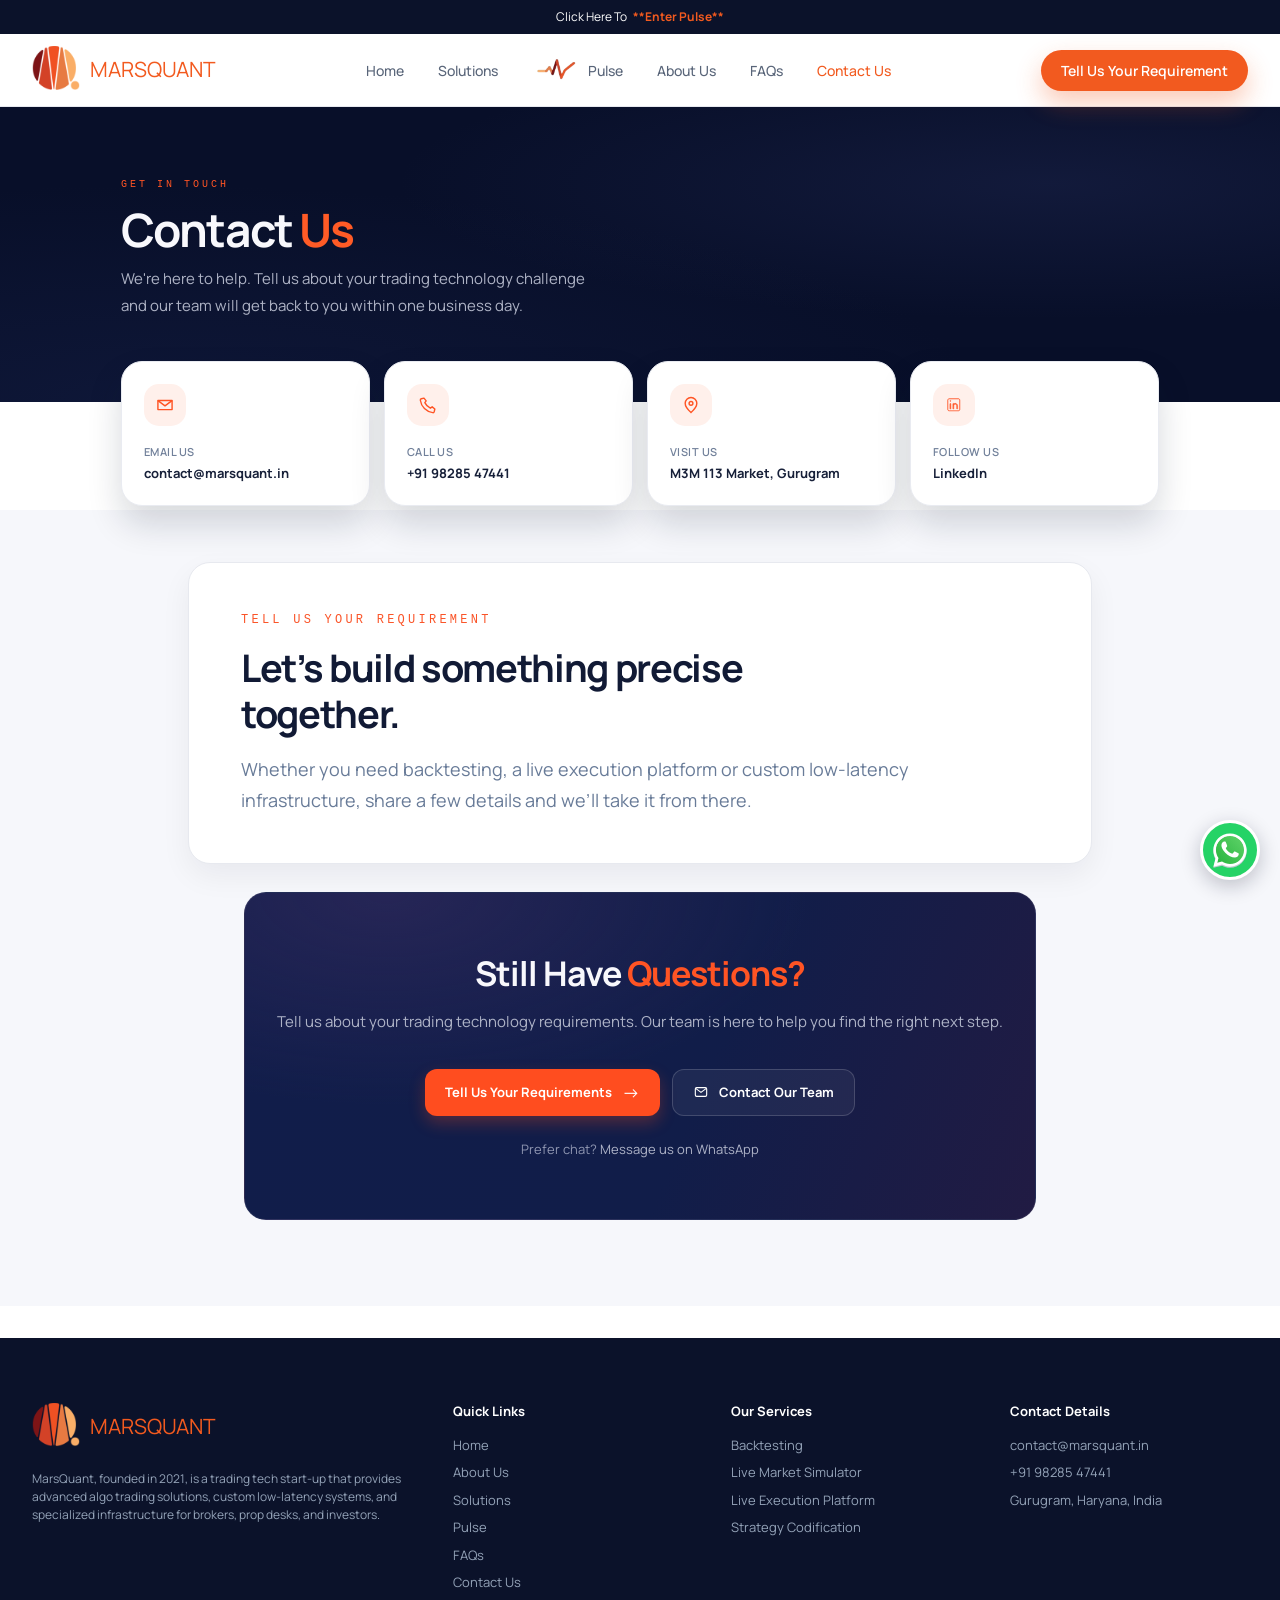
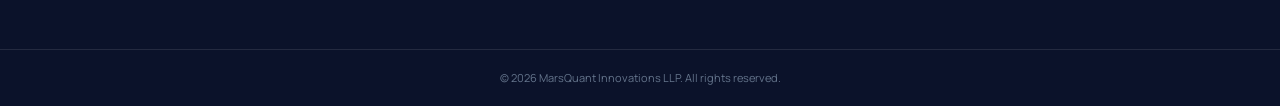
<file: contact.html>
<!DOCTYPE html>
<html lang="en">
<head>
<meta charset="UTF-8">
<meta name="viewport" content="width=device-width, initial-scale=1">
<meta name="description" content="Get in touch with MarsQuant to discuss trading technology, infrastructure, and automation requirements.">
<meta name="keywords" content="MarsQuant contact, trading technology consultation, automation requirements, low latency infrastructure, algorithmic trading setup">
<meta name="author" content="MarsQuant">
<meta name="publisher" content="MarsQuant">
<meta name="robots" content="index, follow, max-image-preview:large, max-snippet:-1, max-video-preview:-1">
<meta name="canonical" content="https://marsquant.in/contact">
<link rel="canonical" href="https://marsquant.in/contact">
<meta property="og:title" content="Contact Us | MarsQuant">
<meta property="og:description" content="Get in touch with MarsQuant to discuss trading technology, infrastructure, and automation requirements.">
<meta property="og:type" content="website">
<meta property="og:url" content="https://marsquant.in/contact">
<meta property="og:image" content="https://marsquant.in/Logo/MarsQuant%20Logo.svg">
<meta name="twitter:card" content="summary_large_image">
<title>Contact Us | MarsQuant</title>
<link rel="icon" href="/Logo/favicon.ico" sizes="any">
<link rel="icon" type="image/png" sizes="32x32" href="/Logo/favicon-32x32.png">
<link rel="icon" type="image/png" sizes="16x16" href="/Logo/favicon-16x16.png">
<link rel="apple-touch-icon" href="/Logo/apple-touch-icon.png">
<link rel="manifest" href="/Logo/site.webmanifest">
<link rel="preconnect" href="https://fonts.googleapis.com">
<link href="https://fonts.googleapis.com/css2?family=Manrope:wght@400;500;600;700;800&display=swap" rel="stylesheet">
<link rel="stylesheet" href="style.css">
</head>
<body>
<div class="announce">Click Here To<a href="https://pulse.marsquant.in/">**Enter Pulse**</a></div>
<header class="header">
  <div class="wrap nav">
    <a class="logo" href="index.html"><img src="Logo/MarsQuant%20Logo%201.svg" alt="MarsQuant Logo 1" title="MarsQuant Logo 1">MARSQUANT</a>
    <button class="burger" aria-label="Menu" aria-expanded="false">&#9776;</button>
    <nav class="links" id="links">
      <a href="index.html">Home</a><a href="solutions.html">Solutions</a><a class="pulse-link" href="pulse.html"><img src="Pulse%20Logo/pulse_logo1.png" alt="Pulse Logo" class="pulse-logo" title="Pulse Logo">Pulse</a><a href="about.html">About Us</a><a href="faq.html">FAQs</a><a class="active" href="contact.html" aria-current="page">Contact Us</a>
    </nav>
    <a class="btn btn-o" href="#requirement" data-requirement>Tell Us Your Requirement</a>
  </div>
</header>

<main>
  <section class="contact-hero">
    <div class="contact-hero-inner">
      <p class="eyebrow">Get in touch</p>
      <h1>Contact <span>Us</span></h1>
      <p>We're here to help. Tell us about your trading technology challenge<br class="contact-hero-break"> and our team will get back to you within one business day.</p>
    </div>
  </section>

  <section class="contact-cards" aria-label="Contact information">
    <a class="contact-card" href="mailto:contact@marsquant.in">
      <span class="contact-card-icon" aria-hidden="true"><svg viewBox="0 0 24 24" fill="none"><path d="M3.5 6.5h17v11h-17z" stroke="currentColor" stroke-width="1.7" stroke-linejoin="round"/><path d="m4 7 8 6 8-6" stroke="currentColor" stroke-width="1.7" stroke-linecap="round" stroke-linejoin="round"/></svg></span>
      <span class="contact-card-label">Email us</span><strong>contact@marsquant.in</strong>
    </a>
    <a class="contact-card" href="tel:+919828547441">
      <span class="contact-card-icon" aria-hidden="true"><svg viewBox="0 0 24 24" fill="none"><path d="M7.2 3.8 9.8 7l-1.6 2.2a14 14 0 0 0 6.6 6.6l2.2-1.6 3.2 2.6-.7 3.2c-.2.8-1 1.3-1.8 1.2C9.9 20.1 3.9 14.1 2.8 6.3c-.1-.8.4-1.6 1.2-1.8l3.2-.7Z" stroke="currentColor" stroke-width="1.7" stroke-linecap="round" stroke-linejoin="round"/></svg></span>
      <span class="contact-card-label">Call us</span><strong>+91 98285 47441</strong>
    </a>
    <div class="contact-card">
      <span class="contact-card-icon" aria-hidden="true"><svg viewBox="0 0 24 24" fill="none"><path d="M19 10c0 5-7 11-7 11S5 15 5 10a7 7 0 1 1 14 0Z" stroke="currentColor" stroke-width="1.7"/><circle cx="12" cy="10" r="2.3" stroke="currentColor" stroke-width="1.7"/></svg></span>
      <span class="contact-card-label">Visit us</span><strong>M3M 113 Market, Gurugram</strong>
    </div>
    <a class="contact-card" href="https://www.linkedin.com/company/marsquant/" target="_blank" rel="noopener noreferrer" aria-label="Follow MarsQuant on LinkedIn">
      <span class="contact-card-icon" aria-hidden="true"><img src="Contact%20Page%20Icons/linkedin%20icon.svg" alt="linkedin icon" title="linkedin icon"></span>
      <span class="contact-card-label">Follow us</span><strong>LinkedIn</strong>
    </a>
  </section>

  <section class="contact-main" aria-label="Contact MarsQuant">
    <div class="contact-intro-card">
      <p class="eyebrow">Tell us your requirement</p>
      <h2>Let’s build something precise together.</h2>
      <p class="contact-intro-description">Whether you need backtesting, a live execution platform or custom low-latency infrastructure, share a few details and we’ll take it from there.</p>

    </div>
    <aside class="faq-cta contact-cta" aria-labelledby="contact-cta-heading">
      <h2 id="contact-cta-heading">Still Have <span>Questions?</span></h2>
      <p>Tell us about your trading technology requirements. Our team is here to help you find the right next step.</p>
      <div class="faq-cta-actions">
        <a class="faq-cta-primary" href="#requirement" data-requirement>Tell Us Your Requirements <span aria-hidden="true">&rarr;</span></a>
        <a class="faq-cta-secondary" href="mailto:contact@marsquant.in">
          <svg viewBox="0 0 24 24" fill="none" aria-hidden="true"><rect x="3.5" y="5.5" width="17" height="13" rx="2" stroke="currentColor" stroke-width="1.7"/><path d="m4.5 7 7.5 5.5L19.5 7" stroke="currentColor" stroke-width="1.7" stroke-linecap="round" stroke-linejoin="round"/></svg>
          Contact Our Team
        </a>
      </div>
      <p class="faq-cta-chat">Prefer chat? <a href="https://wa.me/919828547441">Message us on WhatsApp</a></p>
    </aside>
  </section>
</main>

<footer class="footer" id="footer">
  <div class="wrap fgrid">
    <div><a class="logo" href="index.html"><img src="Logo/MarsQuant%20Logo%201.svg" alt="MarsQuant Logo 1" title="MarsQuant Logo 1">MARSQUANT</a><p>MarsQuant, founded in 2021, is a trading tech start-up that provides advanced algo trading solutions, custom low-latency systems, and specialized infrastructure for brokers, prop desks, and investors.</p></div>
    <div><h4>Quick Links</h4><a href="index.html">Home</a><a href="about.html">About Us</a><a href="solutions.html">Solutions</a><a href="pulse.html">Pulse</a><a href="faq.html">FAQs</a><a href="contact.html">Contact Us</a></div>
    <div><h4>Our Services</h4><a href="solutions.html#offer">Backtesting</a><a href="solutions.html#offer">Live Market Simulator</a><a href="solutions.html#offer">Live Execution Platform</a><a href="solutions.html#offer">Strategy Codification</a></div>
    <div><h4>Contact Details</h4><a href="mailto:contact@marsquant.in">contact@marsquant.in</a><a href="tel:+919828547441">+91 98285 47441</a><span>Gurugram, Haryana, India</span></div>
  </div>
  <p class="copy">&copy; 2026 MarsQuant Innovations LLP. All rights reserved.</p>
</footer>
<script src="script.js"></script>
<script src="requirement-overlay.js"></script>
</body>
</html>
</file>
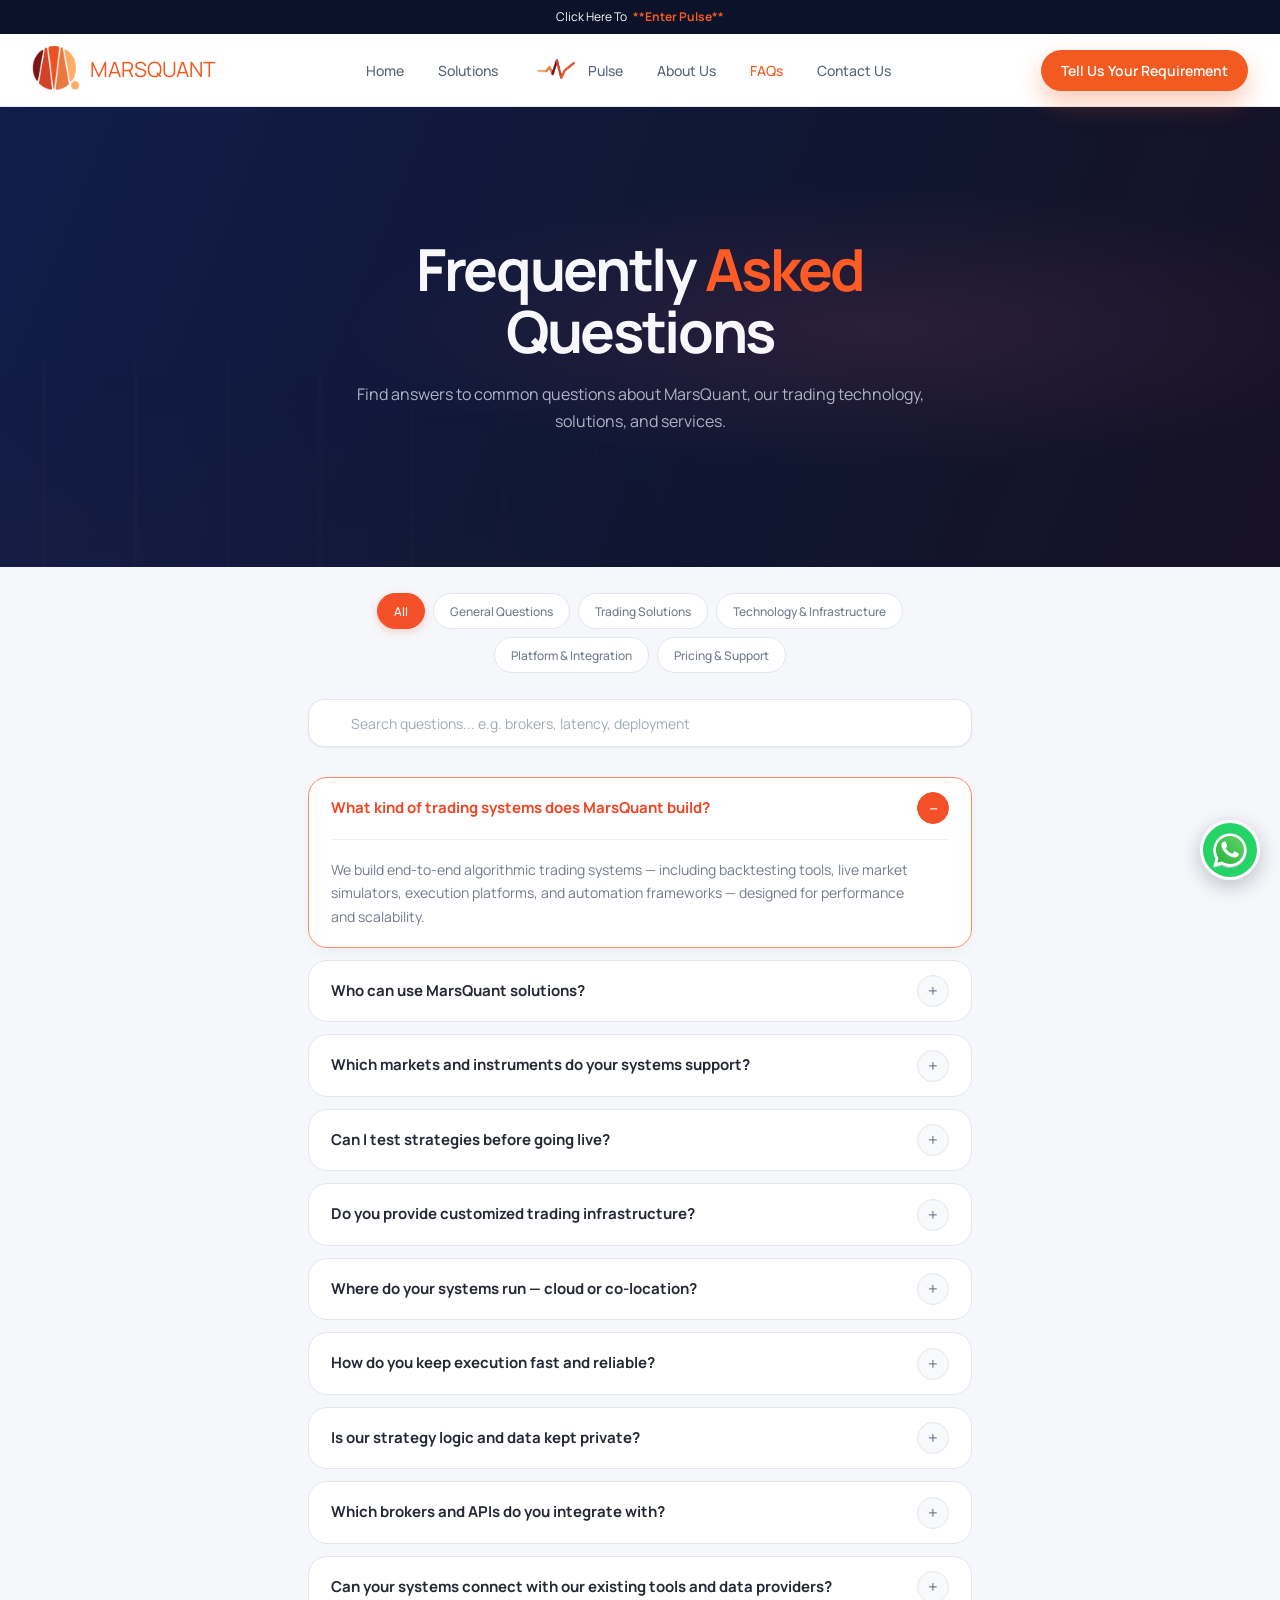
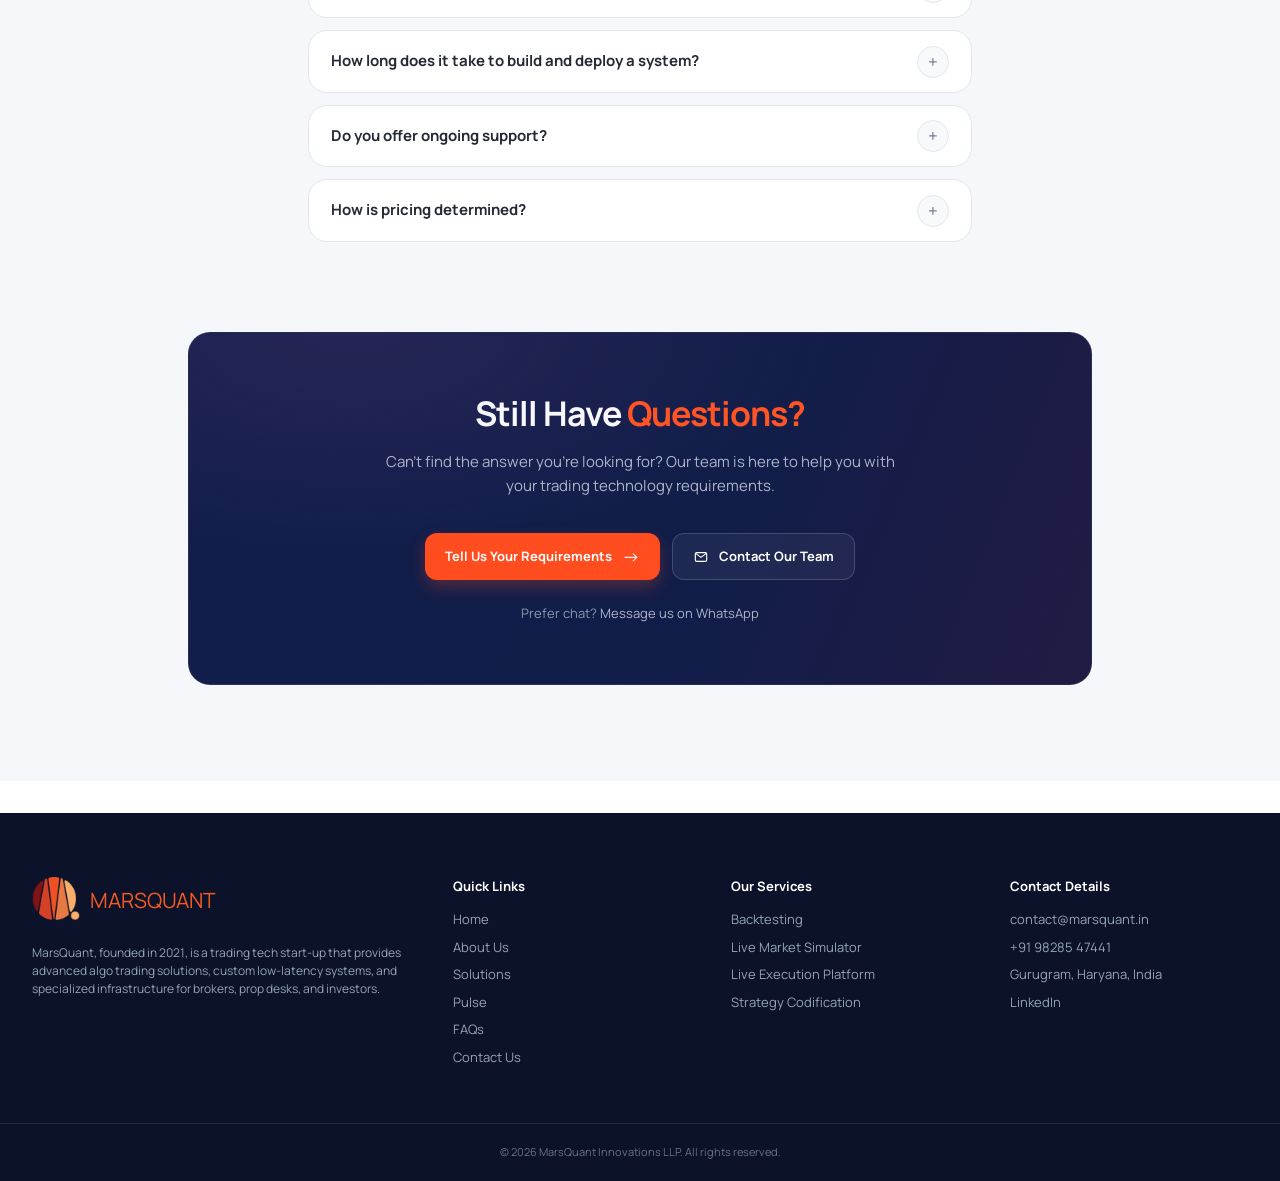
<file: faq.html>
<!DOCTYPE html>
<html lang="en">
<head>
<meta charset="UTF-8">
<meta name="viewport" content="width=device-width, initial-scale=1">
<meta name="description" content="Answers to common questions about MarsQuant's trading technology, infrastructure, and solutions.">
<meta name="keywords" content="MarsQuant FAQs, trading technology questions, market simulator, live execution, strategy codification, algorithmic trading support">
<meta name="author" content="MarsQuant">
<meta name="publisher" content="MarsQuant">
<meta name="robots" content="index, follow, max-image-preview:large, max-snippet:-1, max-video-preview:-1">
<meta name="canonical" content="https://marsquant.in/faq">
<link rel="canonical" href="https://marsquant.in/faq">
<meta property="og:title" content="FAQs | MarsQuant">
<meta property="og:description" content="Answers to common questions about MarsQuant's trading technology, infrastructure, and solutions.">
<meta property="og:type" content="website">
<meta property="og:url" content="https://marsquant.in/faq">
<meta property="og:image" content="https://marsquant.in/Logo/MarsQuant%20Logo.svg">
<meta name="twitter:card" content="summary_large_image">
<title>FAQs | MarsQuant</title>
<link rel="icon" href="/Logo/favicon.ico" sizes="any">
<link rel="icon" type="image/png" sizes="32x32" href="/Logo/favicon-32x32.png">
<link rel="icon" type="image/png" sizes="16x16" href="/Logo/favicon-16x16.png">
<link rel="apple-touch-icon" href="/Logo/apple-touch-icon.png">
<link rel="manifest" href="/Logo/site.webmanifest">
<link rel="preconnect" href="https://fonts.googleapis.com">
<link href="https://fonts.googleapis.com/css2?family=Manrope:wght@400;500;600;700;800&display=swap" rel="stylesheet">
<link rel="stylesheet" href="style.css">
</head>
<body>
<div class="announce">Click Here To<a href="https://pulse.marsquant.in/">**Enter Pulse**</a></div>
<header class="header">
  <div class="wrap nav">
    <a class="logo" href="index.html"><img src="Logo/MarsQuant%20Logo%201.svg" alt="MarsQuant Logo 1" title="MarsQuant Logo 1">MARSQUANT</a>
    <button class="burger" aria-label="Menu" aria-expanded="false">&#9776;</button>
    <nav class="links" id="links">
      <a href="index.html">Home</a><a href="solutions.html">Solutions</a><a class="pulse-link" href="pulse.html"><img src="Pulse%20Logo/pulse_logo1.png" alt="Pulse Logo" class="pulse-logo" title="Pulse Logo">Pulse</a><a href="about.html">About Us</a><a class="active" href="faq.html" aria-current="page">FAQs</a><a href="contact.html">Contact Us</a>
    </nav>
    <a class="btn btn-o" href="contact.html" data-requirement>Tell Us Your Requirement</a>
  </div>
</header>

<main>
  <section class="faq-hero">
    <div class="faq-hero-inner">
      <h1>Frequently <span>Asked</span><br>Questions</h1>
      <p>Find answers to common questions about MarsQuant, our trading technology, solutions, and services.</p>
    </div>
  </section>

  <section class="faq-content">
    <div class="faq-tools">
      <div class="faq-categories" role="group" aria-label="Filter frequently asked questions">
        <button class="faq-filter active" type="button" data-category="all" aria-pressed="true">All</button>
        <button class="faq-filter" type="button" data-category="general" aria-pressed="false">General Questions</button>
        <button class="faq-filter" type="button" data-category="solutions" aria-pressed="false">Trading Solutions</button>
        <button class="faq-filter" type="button" data-category="technology" aria-pressed="false">Technology &amp; Infrastructure</button>
        <button class="faq-filter" type="button" data-category="integration" aria-pressed="false">Platform &amp; Integration</button>
        <button class="faq-filter" type="button" data-category="support" aria-pressed="false">Pricing &amp; Support</button>
      </div>
      <label class="faq-search">
        <span class="sr-only">Search frequently asked questions</span>
        <input type="search" id="faq-search" placeholder="Search questions... e.g. brokers, latency, deployment">
      </label>
    </div>
    <div class="faq-list" aria-live="polite">
      <details data-category="general" open>
        <summary>What kind of trading systems does MarsQuant build?</summary>
        <p>We build end-to-end algorithmic trading systems — including backtesting tools, live market simulators, execution platforms, and automation frameworks — designed for performance and scalability.</p>
      </details>
      <details data-category="general">
        <summary>Who can use MarsQuant solutions?</summary>
        <p>Our solutions are designed for professional traders, brokers, proprietary trading desks, and institutions. We work with teams to understand their trading workflows and requirements.</p>
      </details>
      <details data-category="solutions">
        <summary>Which markets and instruments do your systems support?</summary>
        <p>Market and instrument support depends on your data sources, broker connectivity, and use case. We can discuss the required coverage as part of defining your solution.</p>
      </details>
      <details data-category="solutions">
        <summary>Can I test strategies before going live?</summary>
        <p>Yes. Backtesting helps evaluate strategies against historical market data, while the live market simulator lets teams practice in a simulated environment before live execution.</p>
      </details>
      <details data-category="technology">
        <summary>Do you provide customized trading infrastructure?</summary>
        <p>Yes. Infrastructure can be designed around a team's performance, deployment, data, and operational requirements.</p>
      </details>
      <details data-category="technology">
        <summary>Where do your systems run — cloud or co-location?</summary>
        <p>Deployment options depend on the solution and its latency, connectivity, and operational needs. Contact us to discuss the right environment for your setup.</p>
      </details>
      <details data-category="technology">
        <summary>How do you keep execution fast and reliable?</summary>
        <p>Our systems are engineered with a focus on low-latency execution, monitoring, and reliable infrastructure. The specific design depends on the trading workflow and deployment requirements.</p>
      </details>
      <details data-category="technology">
        <summary>Is our strategy logic and data kept private?</summary>
        <p>Data handling and access requirements are discussed during solution planning so the implementation can reflect your organization's privacy and security needs.</p>
      </details>
      <details data-category="integration">
        <summary>Which brokers and APIs do you integrate with?</summary>
        <p>Broker and API integrations depend on your requirements and the available interfaces. Share your preferred brokers and data providers with our team so we can assess the integration.</p>
      </details>
      <details data-category="integration">
        <summary>Can your systems connect with our existing tools and data providers?</summary>
        <p>Existing systems and providers can be reviewed during solution scoping. Integration depends on their interfaces, data formats, and operational requirements.</p>
      </details>
      <details data-category="support">
        <summary>How long does it take to build and deploy a system?</summary>
        <p>Timelines vary with the scope, integrations, and infrastructure involved. We establish an estimated delivery plan after understanding your requirements.</p>
      </details>
      <details data-category="support">
        <summary>Do you offer ongoing support?</summary>
        <p>Support arrangements can be discussed based on your deployment and operational needs. Contact us to talk through the options for your team.</p>
      </details>
      <details data-category="support">
        <summary>How is pricing determined?</summary>
        <p>Pricing depends on the solution scope, integrations, and infrastructure requirements. Contact us with your use case for a discussion.</p>
      </details>
      <p class="faq-empty" hidden>No questions match your search. Try another term or select a different category.</p>
    </div>
    <aside class="faq-cta" aria-labelledby="faq-cta-heading">
      <h2 id="faq-cta-heading">Still Have <span>Questions?</span></h2>
      <p>Can't find the answer you're looking for? Our team is here to help you with<br class="faq-cta-break"> your trading technology requirements.</p>
      <div class="faq-cta-actions">
        <a class="faq-cta-primary" href="index.html#cta" data-requirement>Tell Us Your Requirements <span aria-hidden="true">&rarr;</span></a>
        <a class="faq-cta-secondary" href="mailto:contact@marsquant.in">
          <svg viewBox="0 0 24 24" fill="none" aria-hidden="true"><rect x="3.5" y="5.5" width="17" height="13" rx="2" stroke="currentColor" stroke-width="1.7"/><path d="m4.5 7 7.5 5.5L19.5 7" stroke="currentColor" stroke-width="1.7" stroke-linecap="round" stroke-linejoin="round"/></svg>
          Contact Our Team
        </a>
      </div>
      <p class="faq-cta-chat">Prefer chat? <a href="https://wa.me/919828547441">Message us on WhatsApp</a></p>
    </aside>
  </section>
</main>

<footer class="footer" id="footer">
  <div class="wrap fgrid">
    <div><a class="logo" href="index.html"><img src="Logo/MarsQuant%20Logo%201.svg" alt="MarsQuant Logo 1" title="MarsQuant Logo 1">MARSQUANT</a><p>MarsQuant, founded in 2021, is a trading tech start-up that provides advanced algo trading solutions, custom low-latency systems, and specialized infrastructure for brokers, prop desks, and investors.</p></div>
    <div><h4>Quick Links</h4><a href="index.html">Home</a><a href="about.html">About Us</a><a href="solutions.html">Solutions</a><a href="pulse.html">Pulse</a><a href="faq.html">FAQs</a><a href="contact.html">Contact Us</a></div>
    <div><h4>Our Services</h4><a href="solutions.html#offer">Backtesting</a><a href="solutions.html#offer">Live Market Simulator</a><a href="solutions.html#offer">Live Execution Platform</a><a href="solutions.html#offer">Strategy Codification</a></div>
    <div><h4>Contact Details</h4><a href="mailto:contact@marsquant.in">contact@marsquant.in</a><a href="tel:+919828547441">+91 98285 47441</a><span>Gurugram, Haryana, India</span><a href="https://www.linkedin.com/company/marsquant/">LinkedIn</a></div>
  </div>
  <p class="copy">&copy; 2026 MarsQuant Innovations LLP. All rights reserved.</p>
</footer>
<script src="script.js"></script>
<script src="requirement-overlay.js"></script>
</body>
</html>
</file>
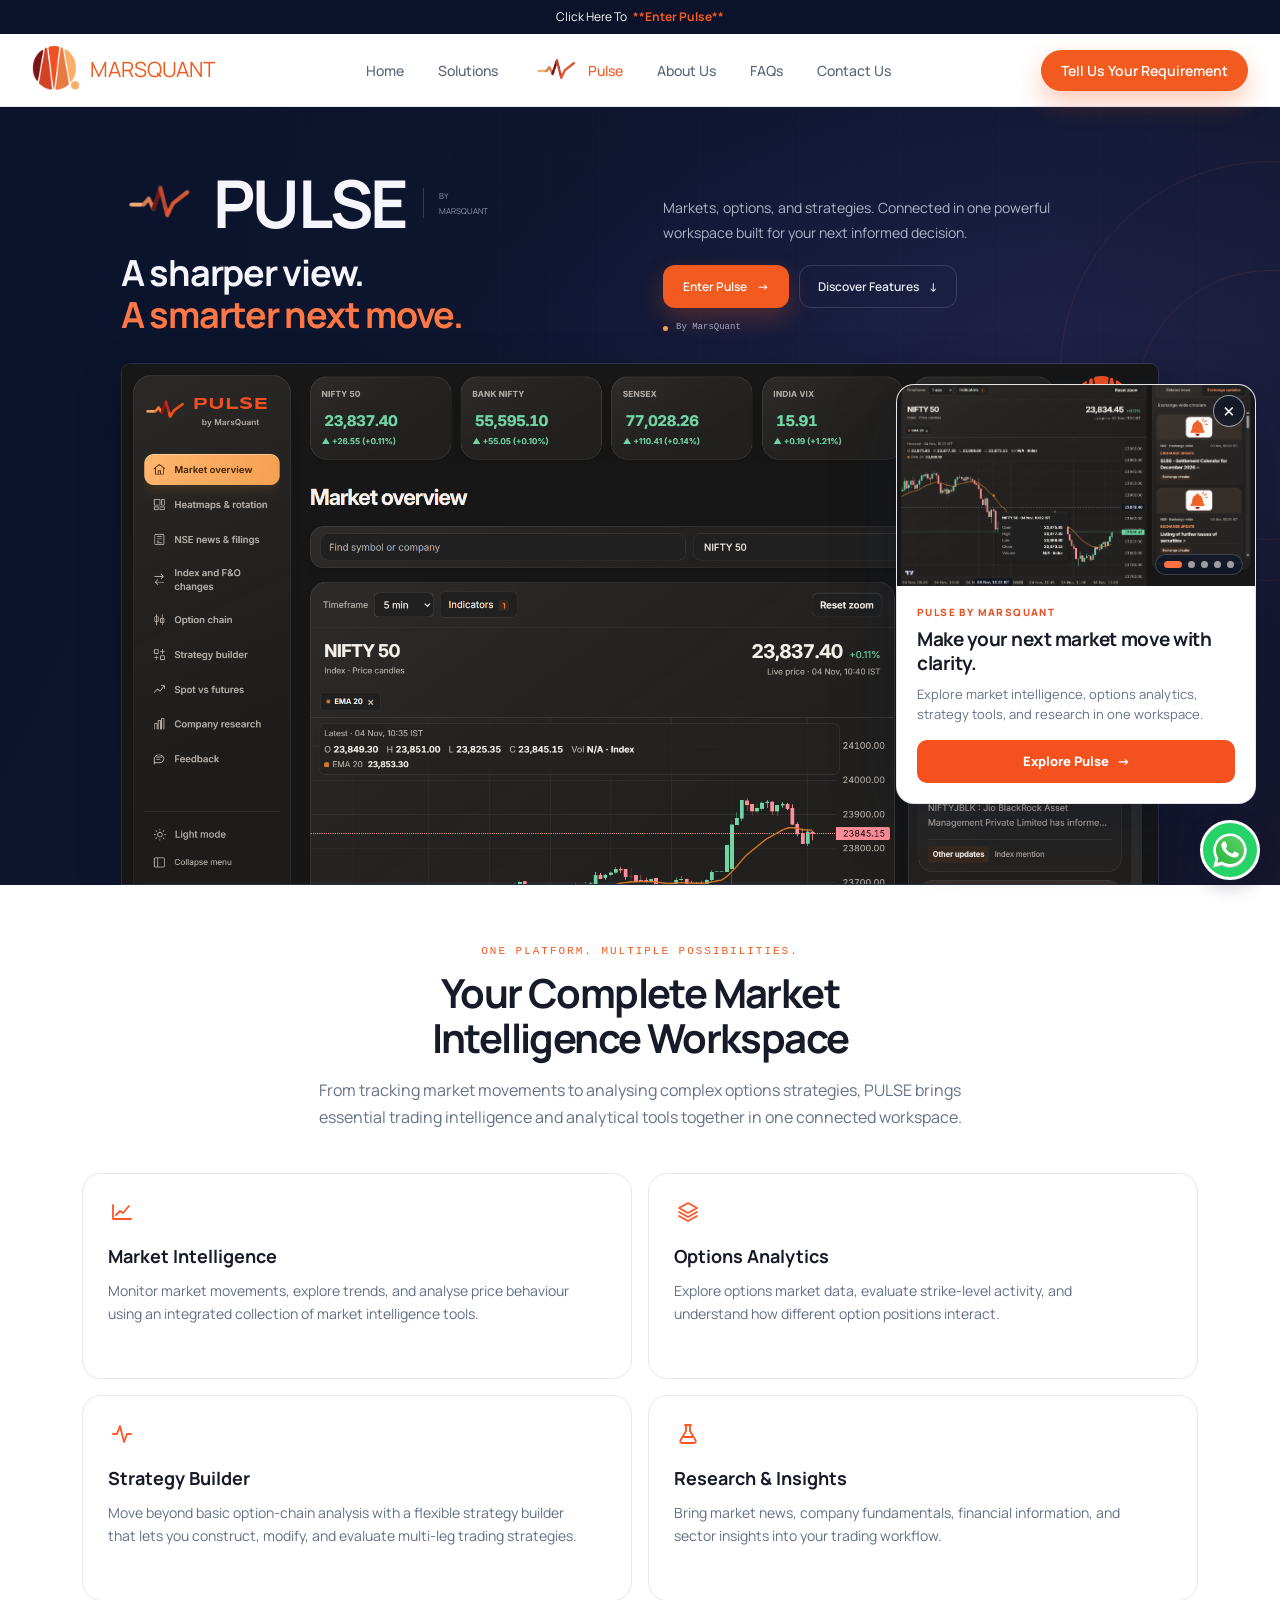
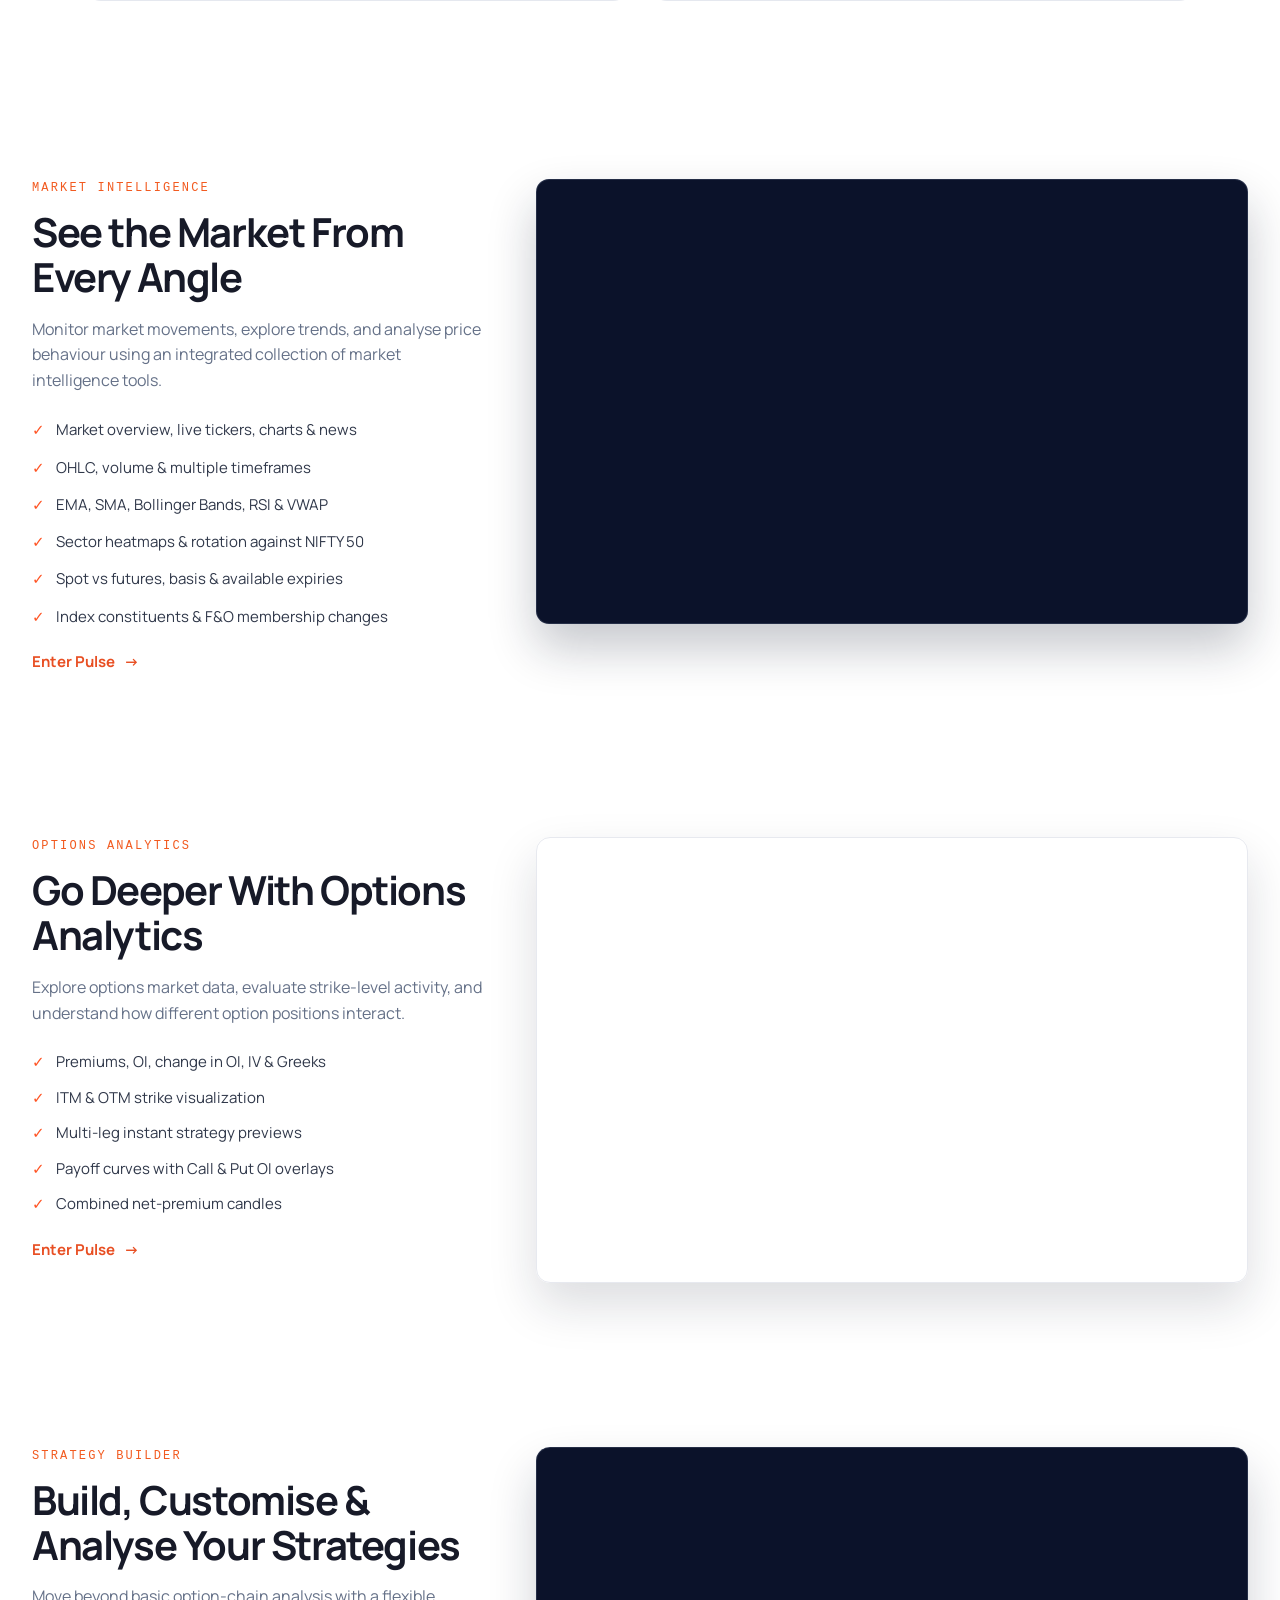
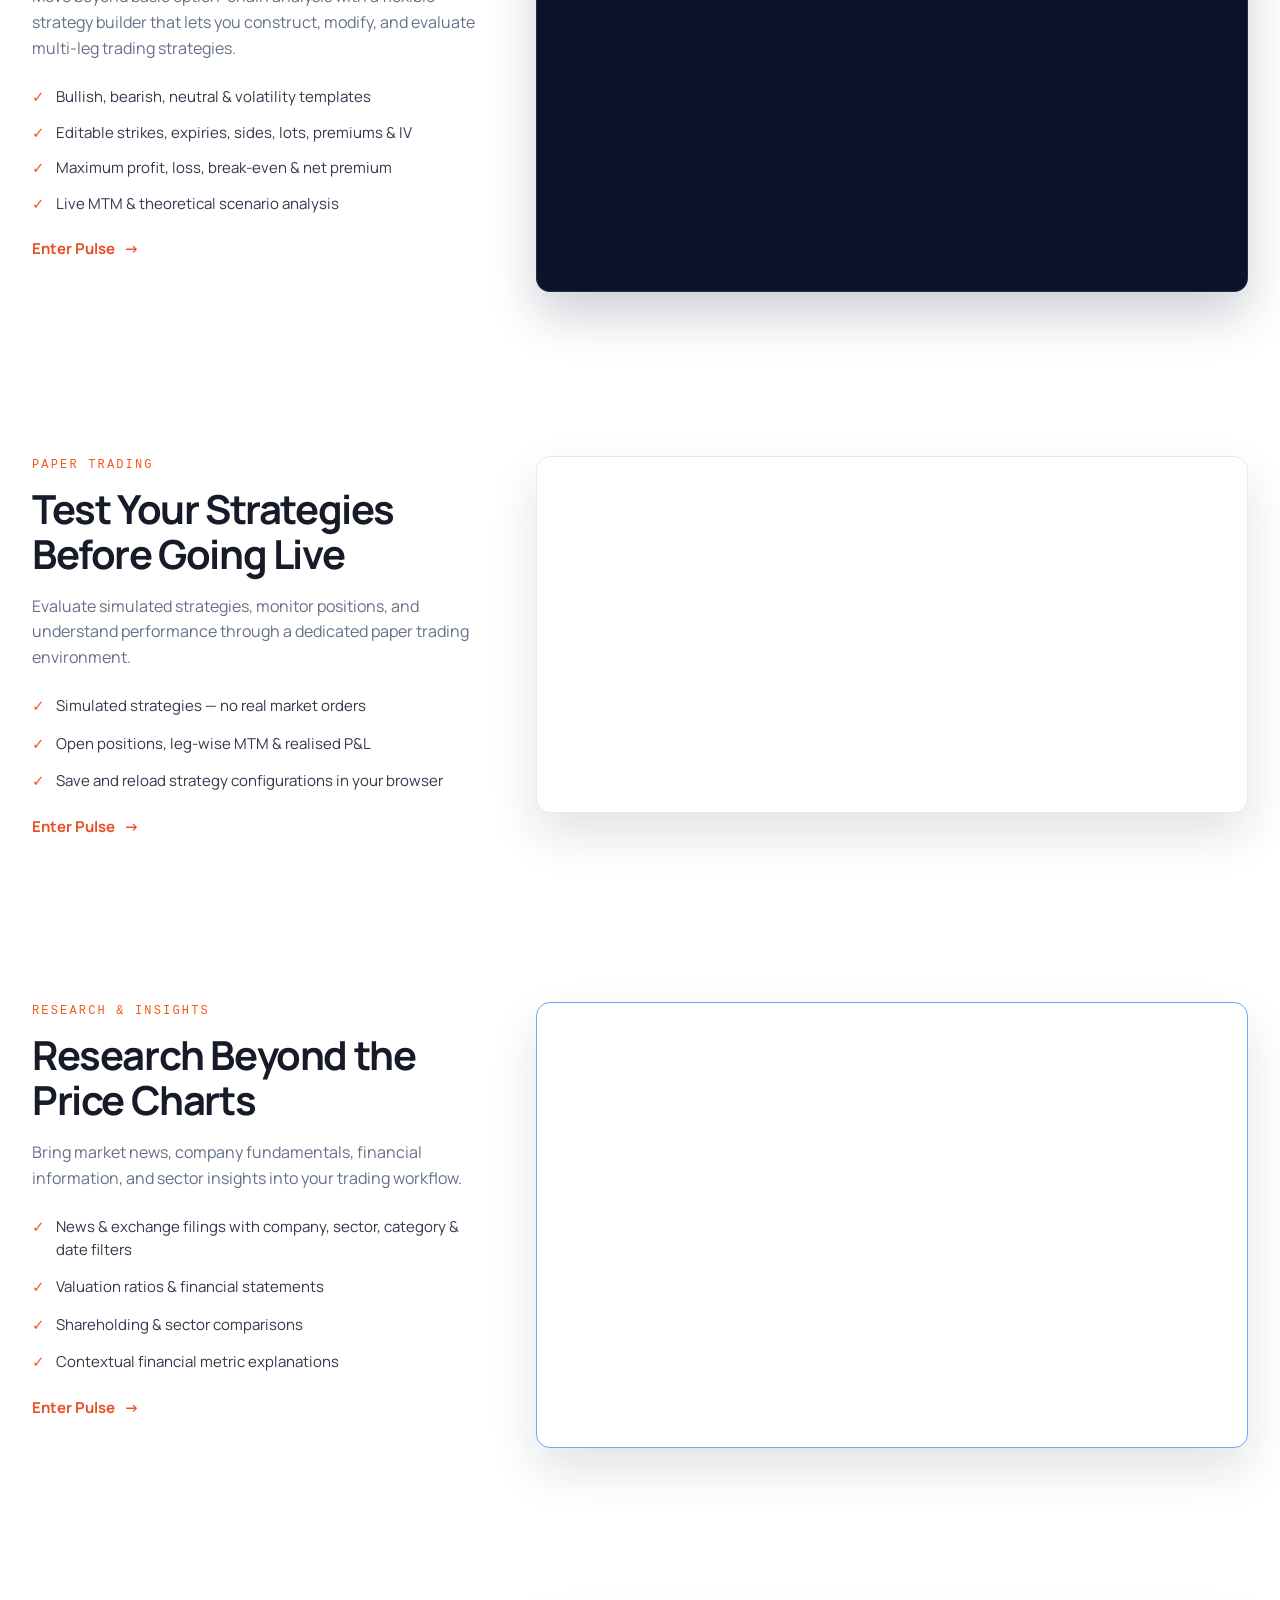
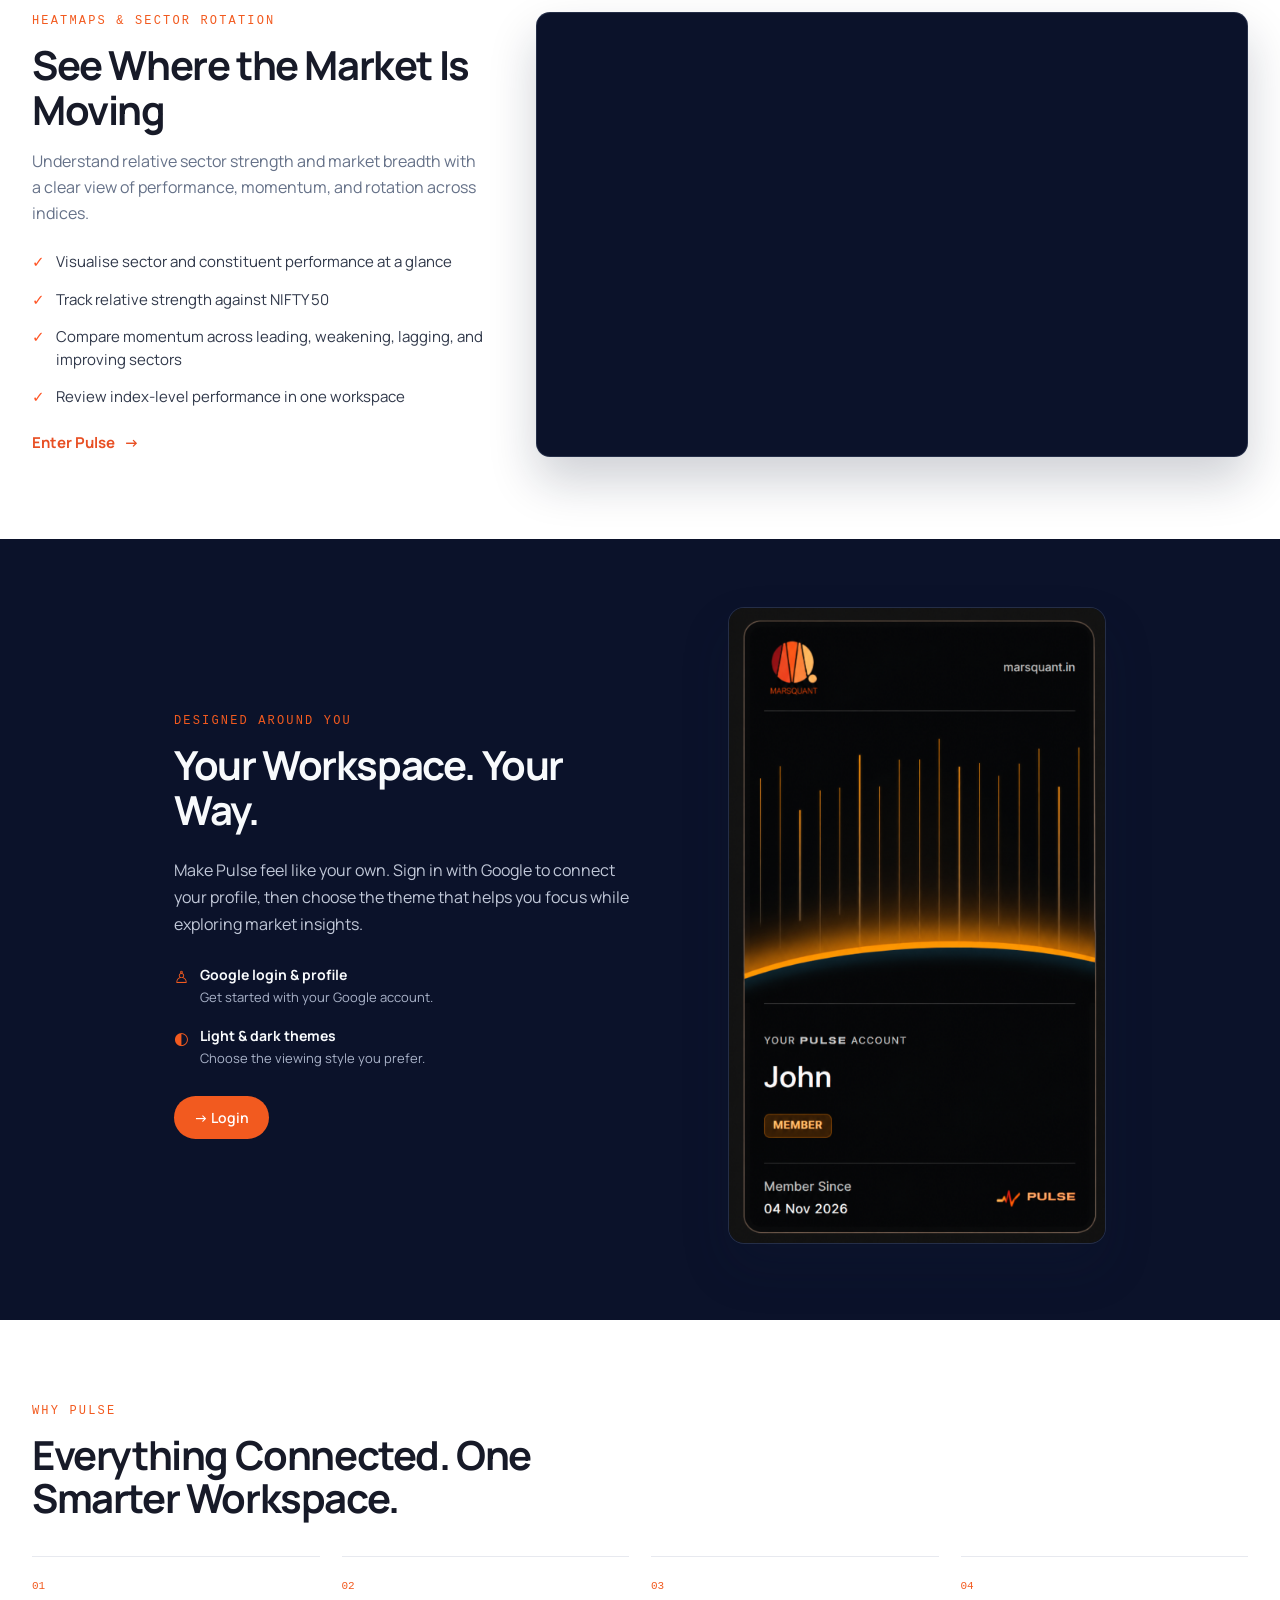
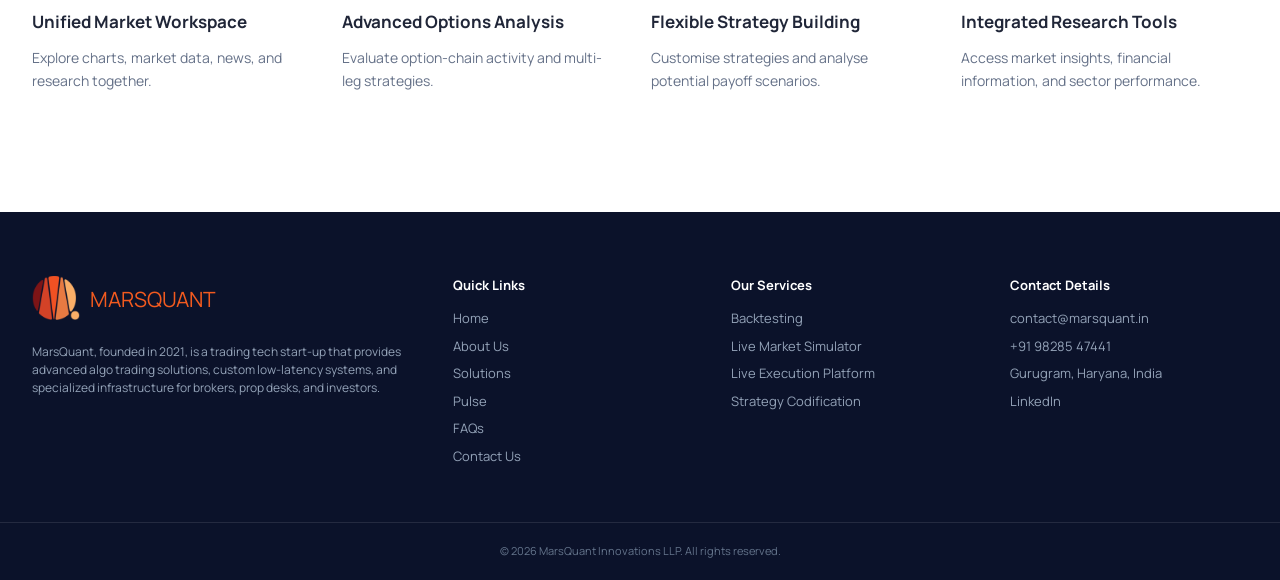
<file: pulse.html>
<!DOCTYPE html>
<html lang="en">
<head>
<meta charset="UTF-8">
<meta name="viewport" content="width=device-width, initial-scale=1">
<meta name="description" content="Discover Pulse by MarsQuant, a market intelligence platform designed to bring market context and research into one clear workflow.">
<meta name="keywords" content="Pulse, market intelligence, trading insights, research workflow, institutional dashboard, market context, MarsQuant">
<meta name="author" content="MarsQuant">
<meta name="publisher" content="MarsQuant">
<meta name="robots" content="index, follow, max-image-preview:large, max-snippet:-1, max-video-preview:-1">
<meta name="canonical" content="https://marsquant.in/pulse">
<link rel="canonical" href="https://marsquant.in/pulse">
<meta property="og:title" content="Pulse | Market Intelligence by MarsQuant">
<meta property="og:description" content="Discover Pulse by MarsQuant, a market intelligence platform designed to bring market context and research into one clear workflow.">
<meta property="og:type" content="website">
<meta property="og:url" content="https://marsquant.in/pulse">
<meta property="og:image" content="https://marsquant.in/Logo/MarsQuant%20Logo.svg">
<meta name="twitter:card" content="summary_large_image">
<title>Pulse | Market Intelligence by MarsQuant</title>
<link rel="icon" href="/Logo/favicon.ico" sizes="any">
<link rel="icon" type="image/png" sizes="32x32" href="/Logo/favicon-32x32.png">
<link rel="icon" type="image/png" sizes="16x16" href="/Logo/favicon-16x16.png">
<link rel="apple-touch-icon" href="/Logo/apple-touch-icon.png">
<link rel="manifest" href="/Logo/site.webmanifest">
<link rel="preconnect" href="https://fonts.googleapis.com">
<link href="https://fonts.googleapis.com/css2?family=Manrope:wght@400;500;600;700;800&display=swap" rel="stylesheet">
<link rel="stylesheet" href="style.css">
</head>
<body class="pulse-page">
<div class="announce">Click Here To<a href="https://pulse.marsquant.in/">**Enter Pulse**</a></div>
<header class="header">
  <div class="wrap nav">
    <a class="logo" href="index.html"><img src="Logo/MarsQuant%20Logo%201.svg" alt="MarsQuant Logo 1" title="MarsQuant Logo 1">MARSQUANT</a>
    <button class="burger" aria-label="Menu" aria-expanded="false">&#9776;</button>
    <nav class="links" id="links">
      <a href="index.html">Home</a><a href="solutions.html">Solutions</a><a class="pulse-link active" href="pulse.html" aria-current="page"><img src="Pulse%20Logo/pulse_logo1.png" alt="pulse logo1" class="pulse-logo" title="pulse logo1">Pulse</a><a href="about.html">About Us</a><a href="faq.html">FAQs</a><a href="contact.html">Contact Us</a>
    </nav>
    <a class="btn btn-o" href="#early-access" data-requirement>Tell Us Your Requirement</a>
  </div>
</header>

<main>
  <section class="pulse-hero">
    <div class="pulse-hero-inner">
      <div class="pulse-hero-top">
        <div class="pulse-hero-copy">
          <div class="pulse-wordmark">
            <img class="pulse-wordmark-logo" src="Pulse%20Logo/pulse_logo1.png" alt="Pulse logo" title="Pulse logo">
            <h1>PULSE<span></span></h1>
            <span>BY<br>MARSQUANT</span>
          </div>
          <h2>A sharper view.<br><span>A smarter next move.</span></h2>
        </div>
        <div class="pulse-hero-side">
          <p class="pulse-hero-description">Markets, options, and strategies. Connected in one powerful workspace built for your next informed decision.</p>
          <div class="pulse-hero-actions">
            <a class="btn btn-o" href="https://pulse.marsquant.in/">Enter Pulse <span aria-hidden="true">&rarr;</span></a>
            <a class="pulse-secondary-link" href="#platform">Discover Features <span aria-hidden="true">&darr;</span></a>
          </div>
          <p class="pulse-availability"><span></span>By MarsQuant</p>
        </div>
      </div>
      <div class="pulse-dashboard">
        <img src="Pulse/pulse_dash.png" alt="Pulse market intelligence dashboard preview with index data, market overview, chart, and related news" title="Pulse market intelligence dashboard preview with index data, market overview, chart, and related news">
      </div>
    </div>
    <div class="pulse-orb pulse-orb-one"></div><div class="pulse-orb pulse-orb-two"></div>
  </section>

  <section class="pulse-intro" id="platform">
    <div class="pulse-section-heading">
      <p class="eyebrow o">One platform. Multiple possibilities.</p>
      <h2>Your Complete Market<br>Intelligence Workspace</h2>
      <p>From tracking market movements to analysing complex options strategies, PULSE brings essential trading intelligence and analytical tools together in one connected workspace.</p>
    </div>
    <div class="pulse-feature-grid">
      <article>
        <span class="pulse-feature-icon" aria-hidden="true"><svg viewBox="0 0 24 24" fill="none"><path d="M3 19V5m0 14h18M6 15l4-4 3 2 6-7" stroke="currentColor" stroke-width="1.8" stroke-linecap="round" stroke-linejoin="round"/></svg></span>
        <h3>Market Intelligence</h3>
        <p>Monitor market movements, explore trends, and analyse price behaviour using an integrated collection of market intelligence tools.</p>
      </article>
      <article>
        <span class="pulse-feature-icon" aria-hidden="true"><svg viewBox="0 0 24 24" fill="none"><path d="m12 3 9 5-9 5-9-5 9-5Zm-9 9 9 5 9-5M3 16l9 5 9-5" stroke="currentColor" stroke-width="1.7" stroke-linecap="round" stroke-linejoin="round"/></svg></span>
        <h3>Options Analytics</h3>
        <p>Explore options market data, evaluate strike-level activity, and understand how different option positions interact.</p>
        </article>
      <article>
        <span class="pulse-feature-icon" aria-hidden="true"><svg viewBox="0 0 24 24" fill="none"><path d="M3 12h4l3-8 4 16 3-8h4" stroke="currentColor" stroke-width="1.8" stroke-linecap="round" stroke-linejoin="round"/></svg></span>
        <h3>Strategy Builder</h3>
        <p>Move beyond basic option-chain analysis with a flexible strategy builder that lets you construct, modify, and evaluate multi-leg trading strategies.</p>
        </article>
      <article>
        <span class="pulse-feature-icon" aria-hidden="true"><svg viewBox="0 0 24 24" fill="none"><path d="M9 3h6m-5 0v6l-5.5 9.2A1.8 1.8 0 0 0 6 21h12a1.8 1.8 0 0 0 1.5-2.8L14 9V3M8 15h8" stroke="currentColor" stroke-width="1.8" stroke-linecap="round" stroke-linejoin="round"/></svg></span>
        <h3>Research &amp; Insights</h3>
        <p>Bring market news, company fundamentals, financial information, and sector insights into your trading workflow.</p>
        </article>
    </div>
  </section>

  <section class="pulse-workflow">
    <div class="pulse-workflow-inner">
      <div class="pulse-workflow-copy">
        <p class="eyebrow">Market intelligence</p>
        <h2>See the Market From Every Angle</h2>
        <p>Monitor market movements, explore trends, and analyse price behaviour using an integrated collection of market intelligence tools.</p>
        <ul class="pulse-workflow-list">
          <li>Market overview, live tickers, charts &amp; news</li>
          <li>OHLC, volume &amp; multiple timeframes</li>
          <li>EMA, SMA, Bollinger Bands, RSI &amp; VWAP</li>
          <li>Sector heatmaps &amp; rotation against NIFTY 50</li>
          <li>Spot vs futures, basis &amp; available expiries</li>
          <li>Index constituents &amp; F&amp;O membership changes</li>
        </ul>
        <a class="pulse-analytics-link" href="https://pulse.marsquant.in/">Enter Pulse <span aria-hidden="true">&rarr;</span></a>
      </div>
      <div class="pulse-workflow-visual">
        <video autoplay muted loop playsinline aria-label="Pulse market intelligence workspace preview">
          <source src="Pulse/pulse1.mp4" type="video/mp4">
        </video>
      </div>
    </div>
  </section>

  <section class="pulse-early-access" id="early-access">
    <div class="pulse-early-access-inner">
      <div class="pulse-analytics-copy">
        <p class="eyebrow">Options analytics</p>
        <h2>Go Deeper With Options Analytics</h2>
        <p>Explore options market data, evaluate strike-level activity, and understand how different option positions interact.</p>
        <ul class="pulse-analytics-list">
          <li>Premiums, OI, change in OI, IV &amp; Greeks</li>
          <li>ITM &amp; OTM strike visualization</li>
          <li>Multi-leg instant strategy previews</li>
          <li>Payoff curves with Call &amp; Put OI overlays</li>
          <li>Combined net-premium candles</li>
        </ul>
        <a class="pulse-analytics-link" href="https://pulse.marsquant.in/">Enter Pulse <span aria-hidden="true">&rarr;</span></a>
      </div>
      <div class="pulse-analytics-visual">
        <video autoplay muted loop playsinline aria-label="Pulse options chain dashboard preview">
          <source src="Pulse/pulse2.mp4" type="video/mp4">
        </video>
      </div>
    </div>
  </section>

  <section class="pulse-strategy">
    <div class="pulse-strategy-inner">
      <div class="pulse-strategy-copy">
        <p class="eyebrow">Strategy builder</p>
        <h2>Build, Customise &amp; Analyse Your Strategies</h2>
        <p>Move beyond basic option-chain analysis with a flexible strategy builder that lets you construct, modify, and evaluate multi-leg trading strategies.</p>
        <ul class="pulse-strategy-list">
          <li>Bullish, bearish, neutral &amp; volatility templates</li>
          <li>Editable strikes, expiries, sides, lots, premiums &amp; IV</li>
          <li>Maximum profit, loss, break-even &amp; net premium</li>
          <li>Live MTM &amp; theoretical scenario analysis</li>
        </ul>
        <a class="pulse-analytics-link" href="https://pulse.marsquant.in/">Enter Pulse <span aria-hidden="true">&rarr;</span></a>
      </div>
      <div class="pulse-strategy-visual">
        <video autoplay muted loop playsinline aria-label="Pulse strategy builder preview">
          <source src="Pulse/pulse3.mp4" type="video/mp4">
        </video>
      </div>
    </div>
  </section>

  <section class="pulse-paper">
    <div class="pulse-paper-inner">
      <div class="pulse-paper-copy">
        <p class="eyebrow">Paper trading</p>
        <h2>Test Your Strategies Before Going Live</h2>
        <p>Evaluate simulated strategies, monitor positions, and understand performance through a dedicated paper trading environment.</p>
        <ul class="pulse-paper-list">
          <li>Simulated strategies — no real market orders</li>
          <li>Open positions, leg-wise MTM &amp; realised P&amp;L</li>
          <li>Save and reload strategy configurations in your browser</li>
        </ul>
        <a class="pulse-analytics-link" href="https://pulse.marsquant.in/">Enter Pulse <span aria-hidden="true">&rarr;</span></a>
      </div>
      <div class="pulse-paper-visual">
        <video autoplay muted loop playsinline aria-label="Pulse paper-trading portfolio preview">
          <source src="Pulse/pulse4.mp4" type="video/mp4">
        </video>
      </div>
    </div>
  </section>

  <section class="pulse-research">
    <div class="pulse-research-inner">
      <div class="pulse-research-copy">
        <p class="eyebrow">Research &amp; insights</p>
        <h2>Research Beyond the Price Charts</h2>
        <p>Bring market news, company fundamentals, financial information, and sector insights into your trading workflow.</p>
        <ul class="pulse-research-list">
          <li>News &amp; exchange filings with company, sector, category &amp; date filters</li>
          <li>Valuation ratios &amp; financial statements</li>
          <li>Shareholding &amp; sector comparisons</li>
          <li>Contextual financial metric explanations</li>
        </ul>
        <a class="pulse-analytics-link" href="https://pulse.marsquant.in/">Enter Pulse <span aria-hidden="true">&rarr;</span></a>
      </div>
      <div class="pulse-research-visual">
        <video autoplay muted loop playsinline aria-label="Pulse company research workspace preview">
          <source src="Pulse/pulse5.mp4" type="video/mp4">
        </video>
      </div>
    </div>
  </section>

  <section class="pulse-heatmaps">
    <div class="pulse-heatmaps-inner">
      <div class="pulse-heatmaps-copy">
        <p class="eyebrow">Heatmaps &amp; sector rotation</p>
        <h2>See Where the Market Is Moving</h2>
        <p>Understand relative sector strength and market breadth with a clear view of performance, momentum, and rotation across indices.</p>
        <ul class="pulse-heatmaps-list">
          <li>Visualise sector and constituent performance at a glance</li>
          <li>Track relative strength against NIFTY 50</li>
          <li>Compare momentum across leading, weakening, lagging, and improving sectors</li>
          <li>Review index-level performance in one workspace</li>
        </ul>
        <a class="pulse-analytics-link" href="https://pulse.marsquant.in/">Enter Pulse <span aria-hidden="true">&rarr;</span></a>
      </div>
      <div class="pulse-heatmaps-visual">
        <video autoplay muted loop playsinline aria-label="Pulse heatmaps and sector rotation workspace preview">
          <source src="Pulse/pulse6.mp4" type="video/mp4">
        </video>
      </div>
    </div>
  </section>

  <section class="pulse-workspace">
    <div class="pulse-workspace-inner">
      <div class="pulse-workspace-copy">
        <p class="eyebrow">Designed around you</p>
        <h2>Your Workspace. Your Way.</h2>
        <p>Make Pulse feel like your own. Sign in with Google to connect your profile, then choose the theme that helps you focus while exploring market insights.</p>
        <div class="pulse-workspace-preferences" aria-label="Workspace features">
          <span><i aria-hidden="true">♙</i><span><strong>Google login &amp; profile</strong><small>Get started with your Google account.</small></span></span>
          <span><i aria-hidden="true">◐</i><span><strong>Light &amp; dark themes</strong><small>Choose the viewing style you prefer.</small></span></span>
        </div>
        <a class="btn btn-o pulse-workspace-login" href="https://pulse.marsquant.in/">-> Login</a>
      </div>
      <div class="pulse-workspace-visual">
        <img src="Pulse/pulse_7.png" alt="Illustrative Pulse workspace dashboard with market charts, index data, and strategy payoff" title="Illustrative Pulse workspace dashboard with market charts, index data, and strategy payoff">
      </div>
    </div>
  </section>

  <section class="pulse-why">
    <div class="pulse-why-inner">
      <p class="eyebrow">Why Pulse</p>
      <h2>Everything Connected. One<br>Smarter Workspace.</h2>
      <div class="pulse-why-grid">
        <article>
          <span>01</span>
          <h3>Unified Market Workspace</h3>
          <p>Explore charts, market data, news, and research together.</p>
        </article>
        <article>
          <span>02</span>
          <h3>Advanced Options Analysis</h3>
          <p>Evaluate option-chain activity and multi-leg strategies.</p>
        </article>
        <article>
          <span>03</span>
          <h3>Flexible Strategy Building</h3>
          <p>Customise strategies and analyse potential payoff scenarios.</p>
        </article>
        <article>
          <span>04</span>
          <h3>Integrated Research Tools</h3>
          <p>Access market insights, financial information, and sector performance.</p>
        </article>
      </div>
    </div>
  </section>
</main>

<footer class="footer" id="footer">
  <div class="wrap fgrid">
    <div><a class="logo" href="index.html"><img src="Logo/MarsQuant%20Logo%201.svg" alt="MarsQuant Logo 1" title="MarsQuant Logo 1">MARSQUANT</a><p>MarsQuant, founded in 2021, is a trading tech start-up that provides advanced algo trading solutions, custom low-latency systems, and specialized infrastructure for brokers, prop desks, and investors.</p></div>
    <div><h4>Quick Links</h4><a href="index.html">Home</a><a href="about.html">About Us</a><a href="solutions.html">Solutions</a><a href="pulse.html">Pulse</a><a href="faq.html">FAQs</a><a href="contact.html">Contact Us</a></div>
    <div><h4>Our Services</h4><a href="solutions.html#offer">Backtesting</a><a href="solutions.html#offer">Live Market Simulator</a><a href="solutions.html#offer">Live Execution Platform</a><a href="solutions.html#offer">Strategy Codification</a></div>
    <div><h4>Contact Details</h4><a href="mailto:contact@marsquant.in">contact@marsquant.in</a><a href="tel:+919828547441">+91 98285 47441</a><span>Gurugram, Haryana, India</span><a href="https://www.linkedin.com/company/marsquant/">LinkedIn</a></div>
  </div>
  <p class="copy">&copy; 2026 MarsQuant Innovations LLP. All rights reserved.</p>
</footer>
<script src="script.js"></script>
<script src="requirement-overlay.js"></script>
</body>
</html>
</file>
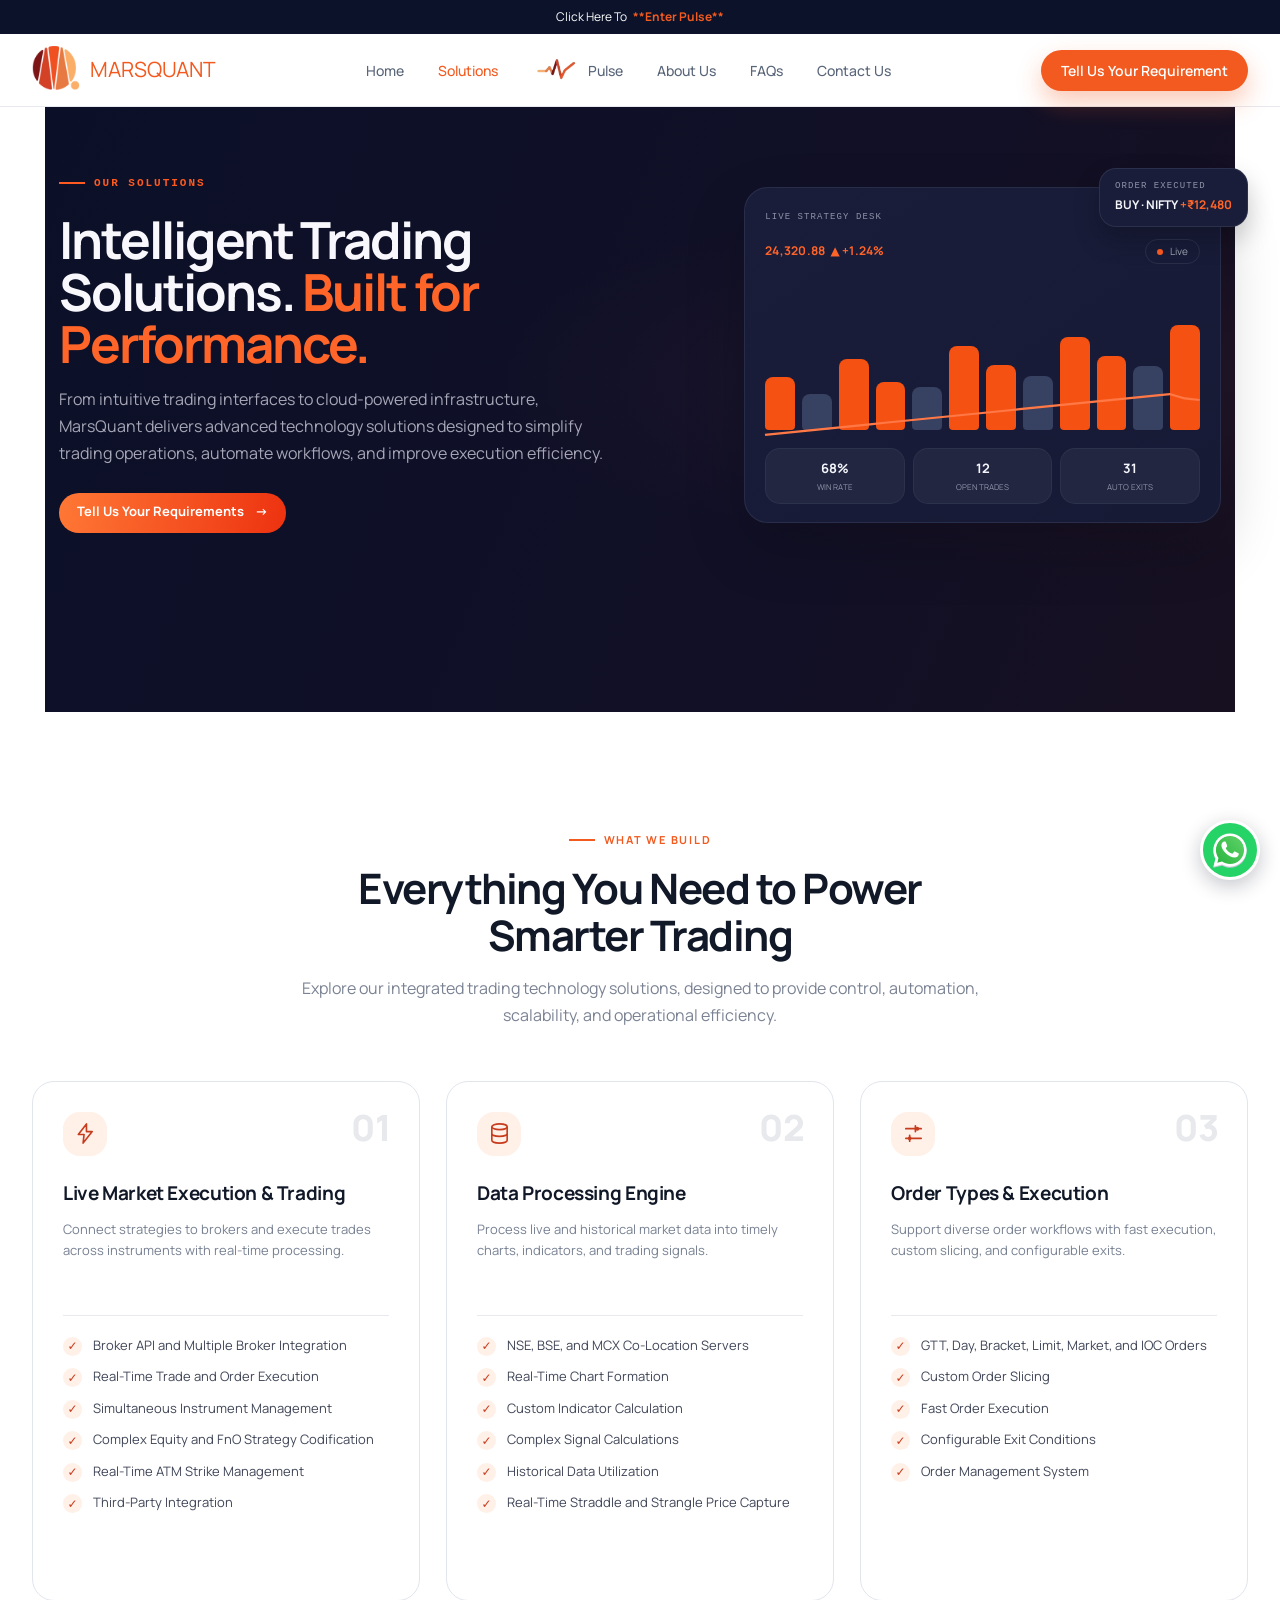
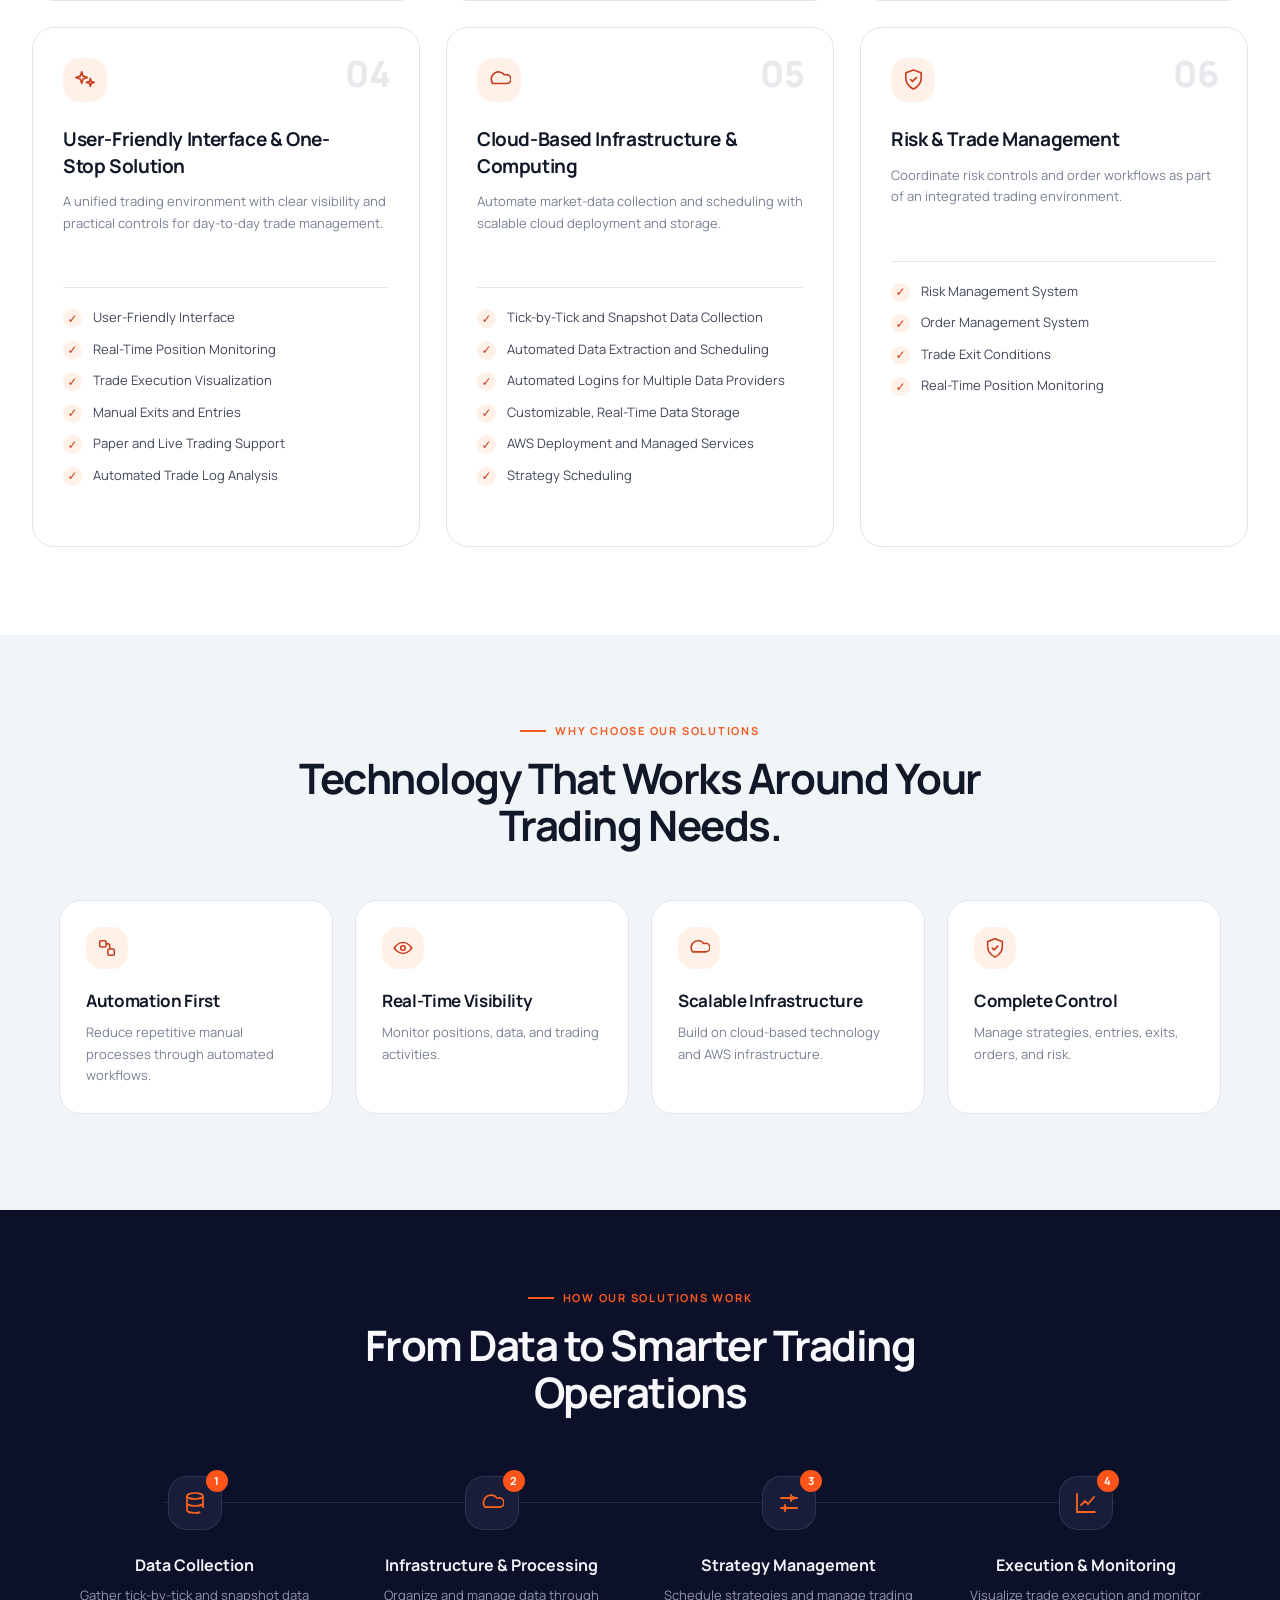
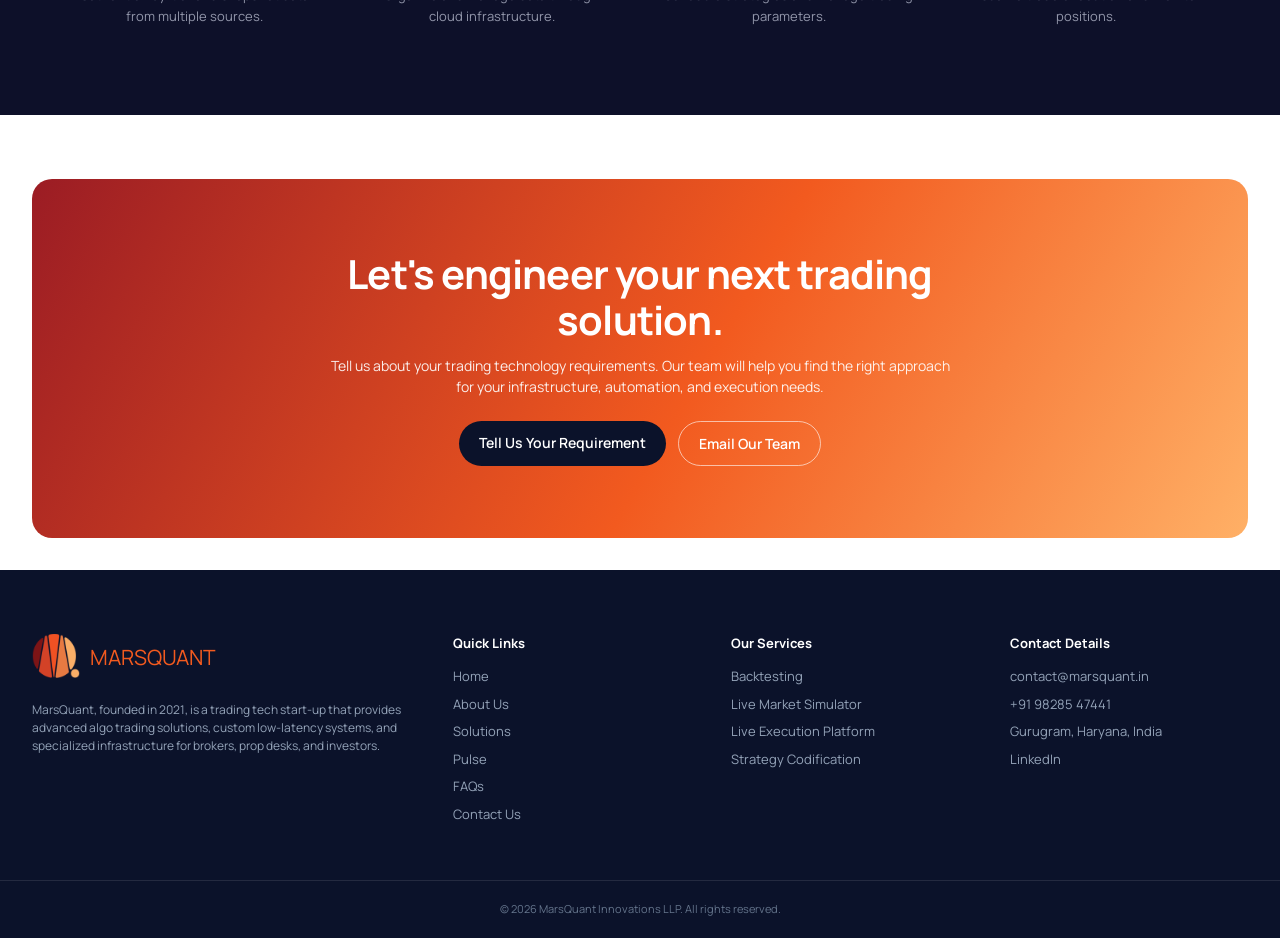
<file: solutions.html>
<!DOCTYPE html>
<html lang="en">
<head>
<meta charset="UTF-8">
<meta name="viewport" content="width=device-width, initial-scale=1">
<meta name="description" content="Explore MarsQuant solutions for backtesting, market simulation, live execution, and strategy automation.">
<meta name="keywords" content="MarsQuant solutions, backtesting software, market simulator, live execution platform, trading infrastructure, strategy automation, quant trading solutions">
<meta name="author" content="MarsQuant">
<meta name="publisher" content="MarsQuant">
<meta name="robots" content="index, follow, max-image-preview:large, max-snippet:-1, max-video-preview:-1">
<meta name="canonical" content="https://marsquant.in/solutions">
<link rel="canonical" href="https://marsquant.in/solutions">
<meta property="og:title" content="Trading Solutions | MarsQuant">
<meta property="og:description" content="Explore MarsQuant solutions for backtesting, market simulation, live execution, and strategy automation.">
<meta property="og:type" content="website">
<meta property="og:url" content="https://marsquant.in/solutions">
<meta property="og:image" content="https://marsquant.in/Logo/MarsQuant%20Logo.svg">
<meta name="twitter:card" content="summary_large_image">
<title>Trading Solutions | MarsQuant</title>
<link rel="icon" href="/Logo/favicon.ico" sizes="any">
<link rel="icon" type="image/png" sizes="32x32" href="/Logo/favicon-32x32.png">
<link rel="icon" type="image/png" sizes="16x16" href="/Logo/favicon-16x16.png">
<link rel="apple-touch-icon" href="/Logo/apple-touch-icon.png">
<link rel="manifest" href="/Logo/site.webmanifest">
<link rel="preconnect" href="https://fonts.googleapis.com">
<link href="https://fonts.googleapis.com/css2?family=Manrope:wght@400;500;600;700;800&display=swap" rel="stylesheet">
<link rel="stylesheet" href="style.css">
</head>
<body>
<div class="announce">Click Here To<a href="https://pulse.marsquant.in/">**Enter Pulse**</a></div>
<header class="header">
  <div class="wrap nav">
    <a class="logo" href="index.html"><img src="Logo/MarsQuant%20Logo%201.svg" alt="MarsQuant Logo 1" title="MarsQuant Logo 1">MARSQUANT</a>
    <button class="burger" aria-label="Menu" aria-expanded="false">&#9776;</button>
    <nav class="links" id="links">
      <a href="index.html">Home</a><a class="active" href="solutions.html" aria-current="page">Solutions</a><a class="pulse-link" href="pulse.html"><img src="Pulse%20Logo/pulse_logo1.png" alt="Pulse Logo" class="pulse-logo" title="Pulse Logo">Pulse</a><a href="about.html">About Us</a><a href="faq.html">FAQs</a><a href="contact.html">Contact Us</a>
    </nav>
    <a class="btn btn-o" href="contact.html" data-requirement>Tell Us Your Requirement</a>
  </div>
</header>

<main>
  <section class="solutions-hero">
    <div class="solutions-hero-inner">
      <div class="solutions-hero-copy">
        <p class="eyebrow">Our solutions</p>
        <h1>Intelligent Trading Solutions. <span>Built for Performance.</span></h1>
        <p>From intuitive trading interfaces to cloud-powered infrastructure, MarsQuant delivers advanced technology solutions designed to simplify trading operations, automate workflows, and improve execution efficiency.</p>
        <a class="btn btn-o" href="#cta" data-requirement>Tell Us Your Requirements <span aria-hidden="true">&rarr;</span></a>
      </div>
      <div class="solutions-desk" aria-label="Illustration of a live strategy dashboard">
        <div class="solutions-order"><small>ORDER EXECUTED</small><strong>BUY &middot; NIFTY <b>+₹12,480</b></strong></div>
        <div class="solutions-desk-top">
          <div><small>LIVE STRATEGY DESK</small><strong><span id="solutions-price">24,319.40</span> <span>▲ +1.24%</span></strong></div>
          <span class="solutions-live"><i></i> Live</span>
        </div>
        <div class="solutions-chart">
          <div class="solutions-bars" aria-hidden="true">
            <i style="height:34%"></i><i class="dim" style="height:23%"></i><i style="height:46%"></i><i style="height:31%"></i>
            <i class="dim" style="height:28%"></i><i style="height:54%"></i><i style="height:42%"></i><i class="dim" style="height:35%"></i>
            <i style="height:60%"></i><i style="height:48%"></i><i class="dim" style="height:41%"></i><i style="height:68%"></i>
          </div>
          <svg viewBox="0 0 420 100" preserveAspectRatio="none" aria-hidden="true"><polyline id="solutions-line" points=""/></svg>
        </div>
        <div class="solutions-metrics">
          <div><strong>68%</strong><small>WIN RATE</small></div>
          <div><strong>12</strong><small>OPEN TRADES</small></div>
          <div><strong>31</strong><small>AUTO EXITS</small></div>
        </div>
      </div>
    </div>
  </section>

  <section class="wrap sec solutions-offer" id="offer">
    <div class="solutions-offer-heading">
      <p class="eyebrow o">What we build</p>
      <h2>Everything You Need to Power<br>Smarter Trading</h2>
      <p class="muted">Explore our integrated trading technology solutions, designed to provide control, automation, scalability, and operational efficiency.</p>
    </div>
    <div class="solutions-offer-grid">
      <article class="solution-card">
        <span class="solution-number">01</span>
        <span class="solution-icon" aria-hidden="true"><svg viewBox="0 0 24 24" fill="none"><path d="M13 2 4.5 13h6L9.5 22 19 10h-6l0-8Z" stroke="currentColor" stroke-width="1.7" stroke-linecap="round" stroke-linejoin="round"/></svg></span>
        <h3>Live Market Execution &amp; Trading</h3>
        <p class="solution-description">Connect strategies to brokers and execute trades across instruments with real-time processing.</p>
        <ul class="solution-features">
          <li>Broker API and Multiple Broker Integration</li><li>Real-Time Trade and Order Execution</li><li>Simultaneous Instrument Management</li><li>Complex Equity and FnO Strategy Codification</li><li>Real-Time ATM Strike Management</li><li>Third-Party Integration</li>
        </ul>
      </article>
      <article class="solution-card">
        <span class="solution-number">02</span>
        <span class="solution-icon" aria-hidden="true"><svg viewBox="0 0 24 24" fill="none"><ellipse cx="12" cy="5" rx="8" ry="3" stroke="currentColor" stroke-width="1.7"/><path d="M4 5v14c0 1.7 3.6 3 8 3s8-1.3 8-3V5M4 12c0 1.7 3.6 3 8 3s8-1.3 8-3" stroke="currentColor" stroke-width="1.7"/></svg></span>
        <h3>Data Processing Engine</h3>
        <p class="solution-description">Process live and historical market data into timely charts, indicators, and trading signals.</p>
        <ul class="solution-features">
          <li>NSE, BSE, and MCX Co-Location Servers</li><li>Real-Time Chart Formation</li><li>Custom Indicator Calculation</li><li>Complex Signal Calculations</li><li>Historical Data Utilization</li><li>Real-Time Straddle and Strangle Price Capture</li>
        </ul>
      </article>
      <article class="solution-card">
        <span class="solution-number">03</span>
        <span class="solution-icon" aria-hidden="true"><svg viewBox="0 0 24 24" fill="none"><path d="M4 7h10m4 0h2M4 17h2m4 0h10M14 4v6M8 14v6" stroke="currentColor" stroke-width="1.8" stroke-linecap="round"/><circle cx="16" cy="7" r="2" fill="currentColor"/><circle cx="8" cy="17" r="2" fill="currentColor"/></svg></span>
        <h3>Order Types &amp; Execution</h3>
        <p class="solution-description">Support diverse order workflows with fast execution, custom slicing, and configurable exits.</p>
        <ul class="solution-features">
          <li>GTT, Day, Bracket, Limit, Market, and IOC Orders</li><li>Custom Order Slicing</li><li>Fast Order Execution</li><li>Configurable Exit Conditions</li><li>Order Management System</li>
        </ul>
      </article>
      <article class="solution-card">
        <span class="solution-number">04</span>
        <span class="solution-icon" aria-hidden="true"><svg viewBox="0 0 24 24" fill="none"><path d="m8 4 1.5 4.5L14 10l-4.5 1.5L8 16l-1.5-4.5L2 10l4.5-1.5L8 4Zm9 7 1.1 3.1L21 15l-2.9.9L17 19l-.9-3.1L13 15l3.1-.9L17 11Z" stroke="currentColor" stroke-width="1.7" stroke-linecap="round" stroke-linejoin="round"/></svg></span>
        <h3>User-Friendly Interface &amp; One-Stop Solution</h3>
        <p class="solution-description">A unified trading environment with clear visibility and practical controls for day-to-day trade management.</p>
        <ul class="solution-features">
          <li>User-Friendly Interface</li><li>Real-Time Position Monitoring</li><li>Trade Execution Visualization</li><li>Manual Exits and Entries</li><li>Paper and Live Trading Support</li><li>Automated Trade Log Analysis</li>
        </ul>
      </article>
      <article class="solution-card">
        <span class="solution-number">05</span>
        <span class="solution-icon" aria-hidden="true"><svg viewBox="0 0 24 24" fill="none"><path d="M20 16.2A4.5 4.5 0 0 0 18.5 7H17A7 7 0 1 0 5 16.2h15Z" stroke="currentColor" stroke-width="1.7" stroke-linecap="round" stroke-linejoin="round"/></svg></span>
        <h3>Cloud-Based Infrastructure &amp; Computing</h3>
        <p class="solution-description">Automate market-data collection and scheduling with scalable cloud deployment and storage.</p>
        <ul class="solution-features">
          <li>Tick-by-Tick and Snapshot Data Collection</li><li>Automated Data Extraction and Scheduling</li><li>Automated Logins for Multiple Data Providers</li><li>Customizable, Real-Time Data Storage</li><li>AWS Deployment and Managed Services</li><li>Strategy Scheduling</li>
        </ul>
      </article>
      <article class="solution-card">
        <span class="solution-number">06</span>
        <span class="solution-icon" aria-hidden="true"><svg viewBox="0 0 24 24" fill="none"><path d="M12 22s8-4 8-11V5l-8-3-8 3v6c0 7 8 11 8 11Z" stroke="currentColor" stroke-width="1.7" stroke-linecap="round" stroke-linejoin="round"/><path d="m9 12 2 2 4-4" stroke="currentColor" stroke-width="1.7" stroke-linecap="round" stroke-linejoin="round"/></svg></span>
        <h3>Risk &amp; Trade Management</h3>
        <p class="solution-description">Coordinate risk controls and order workflows as part of an integrated trading environment.</p>
        <ul class="solution-features">
          <li>Risk Management System</li><li>Order Management System</li><li>Trade Exit Conditions</li><li>Real-Time Position Monitoring</li>
        </ul>
      </article>
    </div>
  </section>

  <section class="solutions-benefits">
    <div class="solutions-benefits-inner">
      <div class="solutions-benefits-heading">
        <p class="eyebrow o">Why choose our solutions</p>
        <h2>Technology That Works Around Your<br>Trading Needs.</h2>
      </div>
      <div class="solutions-benefits-grid">
        <article>
          <span class="benefit-icon" aria-hidden="true"><svg viewBox="0 0 24 24" fill="none"><rect x="4" y="4" width="7" height="7" rx="1.5" stroke="currentColor" stroke-width="1.7"/><rect x="13" y="13" width="7" height="7" rx="1.5" stroke="currentColor" stroke-width="1.7"/><path d="M11 7.5h2a2 2 0 0 1 2 2v3.5" stroke="currentColor" stroke-width="1.7"/></svg></span>
          <h3>Automation First</h3>
          <p>Reduce repetitive manual processes through automated workflows.</p>
        </article>
        <article>
          <span class="benefit-icon" aria-hidden="true"><svg viewBox="0 0 24 24" fill="none"><path d="M2.5 12s3.5-6 9.5-6 9.5 6 9.5 6-3.5 6-9.5 6-9.5-6-9.5-6Z" stroke="currentColor" stroke-width="1.7"/><circle cx="12" cy="12" r="2.5" stroke="currentColor" stroke-width="1.7"/></svg></span>
          <h3>Real-Time Visibility</h3>
          <p>Monitor positions, data, and trading activities.</p>
        </article>
        <article>
          <span class="benefit-icon" aria-hidden="true"><svg viewBox="0 0 24 24" fill="none"><path d="M20 16.2A4.5 4.5 0 0 0 18.5 7H17A7 7 0 1 0 5 16.2h15Z" stroke="currentColor" stroke-width="1.7" stroke-linecap="round" stroke-linejoin="round"/></svg></span>
          <h3>Scalable Infrastructure</h3>
          <p>Build on cloud-based technology and AWS infrastructure.</p>
        </article>
        <article>
          <span class="benefit-icon" aria-hidden="true"><svg viewBox="0 0 24 24" fill="none"><path d="M12 22s8-4 8-11V5l-8-3-8 3v6c0 7 8 11 8 11Z" stroke="currentColor" stroke-width="1.7" stroke-linecap="round" stroke-linejoin="round"/><path d="m9 12 2 2 4-4" stroke="currentColor" stroke-width="1.7" stroke-linecap="round" stroke-linejoin="round"/></svg></span>
          <h3>Complete Control</h3>
          <p>Manage strategies, entries, exits, orders, and risk.</p>
        </article>
      </div>
    </div>
  </section>

  <section class="solutions-process">
    <div class="solutions-process-inner">
      <div class="solutions-process-heading">
        <p class="eyebrow">How our solutions work</p>
        <h2>From Data to Smarter Trading<br>Operations</h2>
      </div>
      <ol class="solutions-process-steps">
        <li>
          <span class="process-icon" aria-hidden="true"><svg viewBox="0 0 24 24" fill="none"><ellipse cx="12" cy="5" rx="8" ry="3" stroke="currentColor" stroke-width="1.7"/><path d="M4 5v7c0 1.7 3.6 3 8 3s8-1.3 8-3V5m-16 7v7c0 1.7 3.6 3 8 3 2 0 3.8-.3 5.2-.9M20 12v5" stroke="currentColor" stroke-width="1.7"/></svg></span>
          <h3>Data Collection</h3>
          <p>Gather tick-by-tick and snapshot data from multiple sources.</p>
        </li>
        <li>
          <span class="process-icon" aria-hidden="true"><svg viewBox="0 0 24 24" fill="none"><path d="M20 16.2A4.5 4.5 0 0 0 18.5 7H17A7 7 0 1 0 5 16.2h15Z" stroke="currentColor" stroke-width="1.7" stroke-linecap="round" stroke-linejoin="round"/></svg></span>
          <h3>Infrastructure &amp; Processing</h3>
          <p>Organize and manage data through cloud infrastructure.</p>
        </li>
        <li>
          <span class="process-icon" aria-hidden="true"><svg viewBox="0 0 24 24" fill="none"><path d="M4 7h10m4 0h2M4 17h2m4 0h10M14 4v6M8 14v6" stroke="currentColor" stroke-width="1.8" stroke-linecap="round"/><circle cx="16" cy="7" r="2" fill="currentColor"/><circle cx="8" cy="17" r="2" fill="currentColor"/></svg></span>
          <h3>Strategy Management</h3>
          <p>Schedule strategies and manage trading parameters.</p>
        </li>
        <li>
          <span class="process-icon" aria-hidden="true"><svg viewBox="0 0 24 24" fill="none"><path d="M3 3v18h18M7 14l4-4 3 3 6-7" stroke="currentColor" stroke-width="1.8" stroke-linecap="round" stroke-linejoin="round"/></svg></span>
          <h3>Execution &amp; Monitoring</h3>
          <p>Visualize trade execution and monitor positions.</p>
        </li>
      </ol>
    </div>
  </section>

  <section class="wrap" id="cta">
    <div class="cta"><h2>Let's engineer your next trading solution.</h2><p>Tell us about your trading technology requirements. Our team will help you find the right approach for your infrastructure, automation, and execution needs.</p>
      <div class="row j"><a class="btn btn-d" href="mailto:contact@marsquant.in" data-requirement>Tell Us Your Requirement</a><a class="btn btn-g" href="mailto:contact@marsquant.in">Email Our Team</a></div>
    </div>
  </section>
</main>

<footer class="footer" id="footer">
  <div class="wrap fgrid">
    <div><a class="logo" href="index.html"><img src="Logo/MarsQuant%20Logo%201.svg" alt="MarsQuant Logo 1" title="MarsQuant Logo 1">MARSQUANT</a><p>MarsQuant, founded in 2021, is a trading tech start-up that provides advanced algo trading solutions, custom low-latency systems, and specialized infrastructure for brokers, prop desks, and investors.</p></div>
    <div><h4>Quick Links</h4><a href="index.html">Home</a><a href="about.html">About Us</a><a href="solutions.html">Solutions</a><a href="pulse.html">Pulse</a><a href="faq.html">FAQs</a><a href="contact.html">Contact Us</a></div>
    <div><h4>Our Services</h4><a href="#offer">Backtesting</a><a href="#offer">Live Market Simulator</a><a href="#offer">Live Execution Platform</a><a href="#offer">Strategy Codification</a></div>
    <div><h4>Contact Details</h4><a href="mailto:contact@marsquant.in">contact@marsquant.in</a><a href="tel:+919828547441">+91 98285 47441</a><span>Gurugram, Haryana, India</span><a href="https://www.linkedin.com/company/marsquant/">LinkedIn</a></div>
  </div>
  <p class="copy">&copy; 2026 MarsQuant Innovations LLP. All rights reserved.</p>
</footer>
<script src="script.js"></script>
<script src="requirement-overlay.js"></script>
</body>
</html>
</file>
<file: style.css>
﻿:root{--navy:#0B122A;--o:#F25A1F;--bg:#F6F7FB;--line:#E7E9EF;--txt:#111827;--mut:#6B7280;--r:14px}
*{box-sizing:border-box;margin:0;padding:0}
html{scroll-behavior:smooth}
body{font-family:Manrope,system-ui,sans-serif;color:var(--txt);background:#fff;line-height:1.5}
a{color:inherit;text-decoration:none}ul,ol{list-style:none}
.wrap{max-width:1280px;margin:0 auto;padding:0 32px}
.o{color:var(--o)}.c{text-align:center}.muted{color:var(--mut);font-size:15px}.tiny{font-size:12px;color:var(--mut);margin-top:10px}
.eyebrow{font-size:11px;letter-spacing:.14em;text-transform:uppercase;color:var(--mut);margin-bottom:10px}
.eyebrow.o{color:var(--o)}.eyebrow.c{text-align:center}
h1{font-size:clamp(40px,5vw,64px);line-height:1.05;letter-spacing:-.03em;margin-bottom:16px}
.gradient-text{background:linear-gradient(90deg,#b93426 0%,#f25a1f 65%,#ffad68 100%);-webkit-background-clip:text;background-clip:text;color:transparent}
h2{font-size:clamp(28px,3.2vw,40px);line-height:1.15;letter-spacing:-.02em;margin-bottom:12px;max-width:640px}
.c h2,.banner h2{margin-inline:auto}.banner h2{margin-inline:0;color:#fff}
h3{font-size:18px;margin-bottom:8px}
.btn{display:inline-block;padding:11px 20px;border-radius:999px;font-weight:600;font-size:14px;transition:.2s}
.btn-o{background:var(--o);color:#fff}.btn-o:hover{background:#d94a12}
.btn-w{background:#fff;border:1px solid var(--line)}.btn-d{background:var(--navy);color:#fff}
.btn-g{border:1px solid rgba(255,255,255,.6);color:#fff}
a:focus-visible,button:focus-visible{outline:2px solid var(--o);outline-offset:2px}
.announce{background:var(--navy);color:#fff;font-size:12px;text-align:center;padding:8px}.announce a{color:var(--o);margin-left:6px;font-weight:700}
.header{position:sticky;top:0;z-index:20;background:#fff;border-bottom:1px solid var(--line)}
.nav{display:flex;align-items:center;justify-content:space-between;width:100%;height:72px;gap:24px;max-width:1280px;padding-right:32px;padding-left:32px}
.logo{display:inline-flex;align-items:center;gap:10px;font-weight:800;font-size:18px;color:var(--o);letter-spacing:-.02em}
.logo img{display:block;width:40px;height:40px;object-fit:contain}
.nav .logo{gap:10px;font-size:21px;font-weight:400;letter-spacing:0}
.nav .logo img{width:48px;height:48px}
.links{display:flex;align-items:center;gap:34px;font-size:14px;font-weight:500;color:#596579}
.links a{transition:color .2s}.links a:hover,.links a.active{color:var(--o)}
.pulse-link{display:inline-flex;align-items:center;gap:8px}
.pulse-logo{width:48px;height:28px;object-fit:contain;display:block}
.nav .btn{padding:10px 20px;font-size:14px;box-shadow:0 12px 26px rgba(242,90,31,.32)}
.burger{display:none;background:none;border:0;font-size:24px;cursor:pointer}
.hero{display:grid;grid-template-columns:1fr 1fr;gap:56px;align-items:center;padding-top:72px;padding-bottom:72px}
.sub{font-weight:600;font-size:18px;margin-bottom:10px}
.ticks{display:grid;grid-template-columns:1fr 1fr;gap:6px 24px;margin:20px 0;font-size:13px}
.ticks li:before{content:"\2713";color:var(--o);margin-right:8px;font-weight:800}
.row{display:flex;gap:12px;flex-wrap:wrap}.row.j{justify-content:center;margin-top:24px}
.mock{position:relative;padding:16px 16px 42px}
.screen{overflow:hidden;background:#0b122a;color:#fff;border:1px solid rgba(148,163,184,.16);border-radius:22px;box-shadow:0 28px 55px rgba(15,23,42,.22)}
.screen-topbar{height:44px;display:flex;align-items:center;gap:18px;padding:0 20px;border-bottom:1px solid rgba(148,163,184,.16);font-family:ui-monospace,SFMono-Regular,Consolas,monospace;font-size:10px;color:#9ca3af}
.window-dots{display:flex;gap:6px}.window-dots i{width:8px;height:8px;border-radius:50%;background:#c92528}.window-dots i:nth-child(2){background:#f25a1f}.window-dots i:nth-child(3){background:#ffad68}
.strategy-name{flex:1;white-space:nowrap}.running{color:#10b981;white-space:nowrap}.running i{display:inline-block;width:6px;height:6px;margin-right:4px;border-radius:50%;background:#10b981}
.market-summary{display:flex;justify-content:space-between;align-items:flex-end;gap:16px;padding:22px 22px 8px}
.market-summary small,.screen-footer small{display:block;color:#9ca3af;font:10px ui-monospace,SFMono-Regular,Consolas,monospace;letter-spacing:.04em}
.market-price{display:flex;align-items:baseline;gap:8px;margin-top:3px}.market-price b{font-size:25px;line-height:1.2;letter-spacing:.01em}.market-price span,.market-stats b{color:#10b981}
.market-price span{font-size:12px;font-weight:600}.market-stats{display:flex;gap:14px;padding-bottom:4px;color:#9ca3af;font:9px ui-monospace,SFMono-Regular,Consolas,monospace;white-space:nowrap}.market-stats b{margin-left:4px}
.chart{display:block;width:100%;height:230px;padding:6px 12px 16px;overflow:visible}
.candles path{fill:none;stroke:#475569;stroke-width:.7}.candles .down rect{fill:#f58242}
.screen-footer{display:grid;grid-template-columns:repeat(3,1fr);border-top:1px solid rgba(148,163,184,.16);background:rgba(15,23,42,.22)}
.screen-footer div{min-width:0;padding:13px 16px;border-right:1px solid rgba(148,163,184,.16)}.screen-footer div:last-child{border-right:0}
.screen-footer span{display:block;margin-top:5px;color:#e2e8f0;font:10px ui-monospace,SFMono-Regular,Consolas,monospace;white-space:nowrap;overflow:hidden;text-overflow:ellipsis}
.order{position:absolute;left:0;bottom:0;background:#fff;border:1px solid #e8ebf0;border-radius:16px;padding:12px 16px;font-size:11px;box-shadow:0 14px 30px rgba(0,0,0,.16);color:var(--mut)}
.order b{display:inline-block;color:var(--txt);margin:3px 0}.g{color:#10a86d}
.trust{background:var(--navy);border-block:1px solid #49515a;padding:32px 0;overflow:hidden}
.trust .eyebrow.c{color:#f3f4f6}
.marquee{overflow:hidden;margin-top:20px}.track{display:flex;align-items:center;gap:64px;width:max-content;animation:scroll 30s linear infinite}
.track img{display:block;flex:0 0 130px;width:130px;height:42px;object-fit:contain}
@keyframes scroll{to{transform:translateX(-50%)}}
.sec{padding-top:112px;padding-bottom:112px}
.head{display:flex;justify-content:space-between;align-items:flex-end;gap:24px;margin-bottom:40px}
.pill{border:1px solid var(--line);border-radius:999px;padding:10px 18px;font-size:13px;font-weight:600;white-space:nowrap}.pill:hover{border-color:var(--o);color:var(--o)}
.grid2{display:grid;grid-template-columns:1fr 1fr;gap:24px}.grid3{display:grid;grid-template-columns:repeat(3,1fr);gap:24px;margin-top:40px}
#faq .grid3{gap:18px}
#offer .grid2>.card{display:flex;flex-direction:column}
#offer .grid2>.card>.lnk{margin-top:auto}
.card{background:#fff;border:1px solid var(--line);border-radius:var(--r);padding:24px;transition:.2s}
.card.on{border-color:var(--o);box-shadow:0 12px 30px rgba(242,90,31,.08)}
@media(hover:hover) and (pointer:fine){.card:hover{border-color:var(--o);box-shadow:0 12px 30px rgba(242,90,31,.08)}}
.card .muted{font-size:13px}
.dark{background:var(--navy);color:#fff;border-radius:12px;padding:16px;margin:20px 0 14px;font-size:11px}
.backtest-chart{padding:16px;margin:20px 0 14px;border-radius:20px}
.backtest-bars{display:flex;align-items:flex-end;gap:7px;height:80px}
.backtest-bars i{flex:1;min-width:0;background:linear-gradient(110deg,#9f1d2b,#ef6a25);border-radius:5px 5px 0 0}
.backtest-stats{display:grid;grid-template-columns:repeat(3,minmax(0,1fr));gap:8px;margin-top:12px}
.backtest-stats div{min-width:0;padding:7px 9px;border-radius:15px;background:#131c3a;font:10px ui-monospace,SFMono-Regular,Consolas,monospace}
.backtest-stats span{display:block;color:#9ca3af}
.backtest-stats b{display:block;margin-top:2px;color:#e2e8f0;font-weight:400}
.rows{border-radius:20px}
.sim-label{display:inline-flex;align-items:center;gap:7px;padding:4px 10px;border-radius:999px;background:#3a2c2a;color:#ffad68;font:10px ui-monospace,SFMono-Regular,Consolas,monospace;letter-spacing:.04em;text-transform:uppercase}
.sim-label i{width:8px;height:8px;border-radius:50%;background:#ffad68}
.rows p{display:flex;align-items:center;gap:8px;margin-top:8px;padding:9px 12px;border:0;border-radius:16px;background:#131c3a;font:10px ui-monospace,SFMono-Regular,Consolas,monospace;white-space:nowrap}
.rows p span:first-child{flex:0 0 15%}
.rows p span:nth-child(2){flex:1;text-align:center}
.rows p span:last-child{flex:0 0 25%;text-align:right;color:#9ca3af}
.rows .buy{color:#10b981}
.rows .sell{color:var(--o)}
.flow{display:flex;gap:10px;align-items:center}.flow span{flex:1;text-align:center;padding:10px;border-radius:8px;background:#1b2447}.flow .on{background:var(--o)}
.code{border-radius:20px;padding:16px;font-family:ui-monospace,SFMono-Regular,Consolas,monospace;white-space:pre-wrap;color:#cbd5e1;line-height:1.6}
.code code{display:block;padding:14px;border-radius:15px;background:#131c3a;font:inherit}
.code-keyword,.code-function{color:#ffad68}
.code-string{color:#10b981}
.lnk{color:var(--o);font-size:12px;font-weight:600}.lnk:after{content:" \2192"}
.banner{display:flex;justify-content:space-between;align-items:center;gap:32px;min-height:322px;background:radial-gradient(ellipse at 92% 48%,rgba(106,45,38,.62),transparent 30%),linear-gradient(110deg,#0b122a 68%,#211b2b);border-radius:20px;padding:56px 52px}
.banner>div:first-child{flex:1}
.banner .eyebrow{display:inline-flex;align-items:center;gap:8px;margin-bottom:16px;padding:4px 11px;border:1px solid rgba(148,163,184,.2);border-radius:999px;color:#ffad68;font:10px ui-monospace,SFMono-Regular,Consolas,monospace;letter-spacing:.1em}
.banner .eyebrow:before{content:"\2728";font-size:12px}
.banner h2{max-width:560px;margin-bottom:8px;font-size:clamp(36px,4vw,46px);line-height:1.12}
.banner .muted{max-width:520px;color:#9CA3AF;font-size:14px;line-height:1.7}
.banner .r{flex:0 0 220px;text-align:center}
.banner .r .btn{padding:13px 22px;box-shadow:0 10px 28px rgba(242,90,31,.32)}
.banner .r .btn:after{content:" \2192"}
.banner .tiny{color:#9ca3af}
#about h2{max-width:660px;font-size:clamp(36px,4vw,42px);line-height:1.08;margin-bottom:16px}
#about>.muted{max-width:650px;font-size:16px}
.about-hero{position:relative;min-height:610px;overflow:hidden;background:#061226;color:#fff}
.about-hero:before{position:absolute;inset:0;background:linear-gradient(90deg,rgba(4,13,29,.98) 0%,rgba(4,13,29,.94) 34%,rgba(4,13,29,.65) 58%,rgba(4,13,29,.08) 100%);content:""}
.about-hero-inner{position:relative;display:flex;align-items:center;max-width:1440px;min-height:610px;margin:0 auto;padding:72px clamp(32px,5vw,72px)}
.about-hero-copy{width:min(100%,570px)}
.about-hero-copy>.eyebrow{margin-bottom:20px;color:#ffad68;font:10px ui-monospace,SFMono-Regular,Consolas,monospace;letter-spacing:.2em}
.about-hero-copy h1{max-width:620px;margin-bottom:18px;color:#f8fafc;font-size:clamp(44px,5vw,58px);line-height:1.1;letter-spacing:-.035em}
.about-hero-copy h1 .gradient-text{background-image:linear-gradient(90deg,#c83224,#f25a1f 65%,#ffad68)}
.about-hero-lead{max-width:540px;margin-bottom:12px;color:#e2e8f0;font-size:18px;line-height:1.55}
.about-hero-description{max-width:520px;margin-bottom:26px;color:#9ca3af;font-size:13px;line-height:1.65}
.about-hero-copy .btn{box-shadow:0 10px 24px rgba(242,90,31,.35)}
.about-hero-copy .btn span{margin-left:6px}
.about-stats{display:grid;grid-template-columns:repeat(3,minmax(0,1fr));margin-bottom:88px;border-block:1px solid var(--line)}
.about-stats div{padding:28px 32px;border-left:1px solid var(--line)}
.about-stats div:first-child{padding-left:0;border-left:0}
.about-stats b{display:block;font-size:54px;line-height:1.1;letter-spacing:-.04em}
.about-stats span{color:var(--mut);font-size:11px;letter-spacing:.12em;text-transform:uppercase}
.about-purpose{display:block}
.about-purpose>.about-section-heading{max-width:760px;margin:0 auto 44px;text-align:center}
.about-purpose>.about-section-heading .eyebrow{margin-bottom:12px}
.about-purpose>.about-section-heading h2{max-width:none;margin-bottom:12px;font-size:42px;line-height:1.12}
.about-purpose>.about-section-heading>.muted{max-width:none;line-height:1.6}
.about-purpose-grid{display:grid;grid-template-columns:1fr 1fr;gap:22px}
.about-purpose-card{min-height:294px;padding:34px;border:1px solid #f6d8ce;border-radius:20px;background:#fff}
.about-purpose-card img,.about-purpose-card .purpose-icon{display:block;width:38px;height:38px;object-fit:contain;margin-bottom:20px;color:#ff4b1f}
.about-purpose-card h3,.about-values-grid h3,.about-team-grid h3{margin-bottom:8px;font-size:17px}
.about-purpose-card h3{margin-bottom:12px;font-size:22px}
.about-purpose-card .muted{max-width:540px;font-size:15px;line-height:1.65}
.about-values{width:calc(100% - 64px);max-width:1356px;margin:32px auto;padding:80px clamp(32px,7.3vw,106px);background:#fff}
.about-values>.about-section-heading{max-width:680px;margin-bottom:42px}
.about-values>.about-section-heading h2{margin-bottom:12px;font-size:42px}
.about-values>.about-section-heading>.muted{font-size:16px;line-height:1.6}
.about-values-grid{display:grid;grid-template-columns:repeat(4,minmax(0,1fr));gap:18px}
.about-values-grid article{min-height:230px;padding:26px;background:#fff;border:1px solid #e5e8ef;border-radius:20px}
.about-values-grid svg{display:block;width:30px;height:30px;margin-bottom:24px;color:#ff4b1f}
.about-values-grid h3{margin-bottom:10px;font-size:18px}
.about-values-grid .muted{font-size:13px;line-height:1.65}
.about-team-section{background:#fff}
.about-team{display:block}
.about-team>.about-section-heading{max-width:680px;margin:0 auto 44px;text-align:center}
.about-team>.about-section-heading .eyebrow{margin-bottom:12px}
.about-team>.about-section-heading h2{max-width:none;margin-bottom:12px;font-size:42px}
.about-team>.about-section-heading>.muted{font-size:16px;line-height:1.6}
.about-team-grid{display:grid;grid-template-columns:repeat(3,minmax(0,1fr));gap:24px;max-width:1000px;margin:0 auto}
.about-team-grid .team-card{min-width:0;min-height:312px;perspective:1000px;outline:none}
.team-card:focus-visible{border-radius:20px;outline:2px solid var(--o);outline-offset:4px}
.team-card-inner{position:relative;min-height:312px;transform-style:preserve-3d;transition:transform .65s cubic-bezier(.2,.7,.25,1)}
.team-card:hover .team-card-inner,.team-card:focus .team-card-inner{transform:rotateY(180deg)}
.team-card-face{position:absolute;inset:0;display:flex;flex-direction:column;align-items:center;justify-content:center;padding:28px;border:1px solid #ffd9bf;border-radius:20px;background:#fff;text-align:center;backface-visibility:hidden;-webkit-backface-visibility:hidden}
.team-card-front{transform:rotateY(0)}
.team-card-back{align-items:flex-start;transform:rotateY(180deg);text-align:left}
.team-photo{display:block;width:138px;height:138px;margin-bottom:28px;border-radius:50%;object-fit:cover}
.team-photo-placeholder{display:grid;place-items:center;background:#fff0e7;color:#c83e25;font-size:42px}
.team-card-face h3{margin:0 0 10px;font-size:19px}
.team-card-front h3:after,.team-card-back h3:after{display:block;width:38px;height:1px;margin-top:14px;background:#ff6241;content:""}
.team-card-front>p{color:#999;font-size:15px}
.team-card-back h3{margin-bottom:20px}
.team-card-back>p{color:var(--mut);font-size:14px;line-height:1.85}
.about-expertise{width:calc(100% - 64px);max-width:1356px;margin:0 auto 32px;padding:88px clamp(32px,7.3vw,106px);background:#0b122a;color:#fff}
.about-expertise-heading .eyebrow{margin-bottom:12px;color:#ffad68}
.about-expertise-heading h2{max-width:none;margin-bottom:0;color:#f8fafc;font-size:42px}
.about-expertise-grid{display:grid;grid-template-columns:repeat(3,minmax(0,1fr));column-gap:38px;row-gap:0;margin-top:42px}
.about-expertise-grid article{min-width:0;padding:24px 0 28px;border-top:1px solid rgba(255,255,255,.12)}
.about-expertise-grid svg{display:block;width:24px;height:24px;margin-bottom:22px;color:#ff8a28}
.about-expertise-grid h3{margin-bottom:12px;color:#eef0f7;font-size:17px}
.about-expertise-grid p{color:#9299ad;font-size:13px;line-height:1.6}
.about-highlights{width:100%;max-width:1280px;margin:0 auto;padding:80px 32px 72px;background:#fff}
.about-highlights-inner{max-width:none;margin:0 auto}
.about-highlights-heading{max-width:680px;margin-bottom:58px}
.about-highlights-heading .eyebrow{margin-bottom:16px}
.about-highlights-heading h2{max-width:680px;margin:0;font-size:42px;line-height:1.1;letter-spacing:-.035em}
.about-highlights-grid{display:grid;grid-template-columns:repeat(3,minmax(0,1fr));border-block:1px solid var(--line)}
.about-highlights-grid article{min-width:0;padding:48px 52px;border-left:1px solid var(--line)}
.about-highlights-grid article:first-child{padding-left:0;border-left:0}
.about-highlights-grid strong{display:block;margin-bottom:14px;background:linear-gradient(90deg,#b51f24 0%,#f04b22 58%,#ff8a4c 100%);-webkit-background-clip:text;background-clip:text;color:transparent;font-size:72px;font-weight:800;line-height:1.1;letter-spacing:-.04em;white-space:nowrap}
.about-highlights-grid p{color:#667085;font:11px ui-monospace,SFMono-Regular,Consolas,monospace;letter-spacing:.18em;text-transform:uppercase}
.solutions-hero{width:calc(100% - 90px);max-width:1440px;min-height:605px;margin:0 auto 32px;padding:70px 0;background:radial-gradient(ellipse at 86% 45%,rgba(61,34,53,.34),transparent 40%),linear-gradient(112deg,#0b1028 0%,#111027 60%,#171021 100%);color:#fff}
.solutions-hero-inner{display:grid;grid-template-columns:minmax(0,1.15fr) minmax(360px,.9fr);align-items:center;gap:76px;max-width:1162px;margin:0 auto}
.solutions-hero-copy>.eyebrow{display:flex;align-items:center;gap:9px;margin-bottom:24px;color:#ff5a1f;font:700 11px ui-monospace,SFMono-Regular,Consolas,monospace;letter-spacing:.18em}
.solutions-hero-copy>.eyebrow:before{width:26px;height:2px;background:#ff5a1f;content:""}
.solutions-hero-copy h1{max-width:600px;margin:0 0 16px;color:#f8f8fc;font-size:clamp(42px,4vw,54px);line-height:1.02;letter-spacing:-.04em}
.solutions-hero-copy h1 span{color:#ff6428}
.solutions-hero-copy>p:not(.eyebrow){max-width:560px;margin-bottom:26px;color:#a6a6b6;font-size:16px;line-height:1.7}
.solutions-hero-copy .btn{min-height:40px;padding:9px 18px;border-radius:999px;background:linear-gradient(100deg,#ff7835,#ed3210);font-size:13px;font-weight:700}
.solutions-hero-copy .btn span{margin-left:8px}
.solutions-desk{position:relative;min-width:0;padding:24px 20px 18px;border:1px solid rgba(148,163,184,.13);border-radius:24px;background:linear-gradient(145deg,#191d3a,#171a35);box-shadow:0 24px 60px rgba(0,0,0,.2);color:#f5f6fb}
.solutions-order{position:absolute;z-index:2;top:-20px;right:-28px;display:grid;gap:5px;padding:12px 15px;border:1px solid rgba(148,163,184,.14);border-radius:17px;background:#1a1d39;box-shadow:0 12px 26px rgba(0,0,0,.22)}
.solutions-order small,.solutions-desk-top small{color:#8f93a8;font:9px ui-monospace,SFMono-Regular,Consolas,monospace;letter-spacing:.12em}
.solutions-order strong{font-size:12px}
.solutions-order strong b{color:#ff6428}
.solutions-desk-top{display:flex;justify-content:space-between;align-items:flex-end;gap:12px}
.solutions-desk-top>div{display:grid;gap:7px}
.solutions-desk-top>div>strong{font-size:23px;letter-spacing:.01em}
.solutions-desk-top>div>strong span{color:#ff6428;font-size:12px;white-space:nowrap}
.solutions-live{padding:4px 11px;border:1px solid rgba(148,163,184,.14);border-radius:999px;color:#a3a6b6;font-size:10px}
.solutions-live i{display:inline-block;width:6px;height:6px;margin-right:5px;border-radius:50%;background:#ff5a1f}
.solutions-chart{position:relative;height:172px;margin-top:12px}
.solutions-bars{position:absolute;inset:0 0 18px;display:flex;align-items:flex-end;gap:7px}
.solutions-bars i{flex:1;min-width:0;border-radius:8px 8px 4px 4px;background:#f45112}
.solutions-bars i.dim{background:#374162}
.solutions-chart svg{position:absolute;inset:auto 0 0;width:100%;height:72px;overflow:visible}
.solutions-chart polyline{fill:none;stroke:#ff7845;stroke-width:3}
.solutions-metrics{display:grid;grid-template-columns:repeat(3,minmax(0,1fr));gap:8px}
.solutions-metrics div{display:grid;gap:3px;justify-items:center;padding:10px 6px;border:1px solid rgba(148,163,184,.09);border-radius:15px;background:#222641}
.solutions-metrics strong{font-size:13px}
.solutions-metrics small{color:#9095aa;font-size:8px}
.solutions-offer{max-width:1280px;padding-top:88px;padding-bottom:88px}
.solutions-offer-heading{max-width:700px;margin:0 auto 52px;text-align:center}
.solutions-offer-heading .eyebrow{display:flex;justify-content:center;align-items:center;gap:9px;margin-bottom:16px;font-weight:700;letter-spacing:.16em}
.solutions-offer-heading .eyebrow:before{width:26px;height:2px;background:var(--o);content:""}
.solutions-offer-heading h2{max-width:none;margin:0 auto 16px;font-size:42px;line-height:1.12;letter-spacing:-.035em}
.solutions-offer-heading>.muted{max-width:680px;margin:0 auto;color:#7a8293;font-size:16px;line-height:1.7}
.solutions-offer-grid{display:grid;grid-template-columns:repeat(3,minmax(0,1fr));gap:26px;align-items:stretch}
.solution-card{position:relative;min-width:0;min-height:520px;padding:30px;border:1px solid #e1e5ec;border-radius:22px;background:#fff}
.solution-number{position:absolute;top:28px;right:28px;color:#e8e9ec;font-size:36px;font-weight:800;line-height:1}
.solution-icon{display:grid;width:44px;height:44px;margin-bottom:24px;place-items:center;border-radius:17px;background:#fff0e8;color:#c83c1e}
.solution-icon svg{width:23px;height:23px}
.solution-card h3{max-width:300px;margin:0 40px 12px 0;font-size:19px;line-height:1.4;letter-spacing:-.02em}
.solution-description{min-height:78px;color:#778092;font-size:13px;line-height:1.65}
.solution-features{display:grid;gap:12px;margin-top:18px;padding-top:20px;border-top:1px solid #e7e9ef}
.solution-features li{position:relative;padding-left:30px;color:#404658;font-size:13px;line-height:1.5}
.solution-features li:before{position:absolute;top:1px;left:0;display:grid;width:19px;height:19px;place-items:center;border-radius:50%;background:#fff0e8;color:#c83c1e;content:"\2713";font-size:12px;font-weight:800}
.solutions-benefits{padding:88px 32px 96px;background:#f1f5f8}
.solutions-benefits-inner{max-width:1162px;margin:0 auto}
.solutions-benefits-heading{max-width:760px;margin:0 auto 50px;text-align:center}
.solutions-benefits-heading .eyebrow{display:flex;justify-content:center;align-items:center;gap:9px;margin-bottom:16px;font-weight:700;letter-spacing:.16em}
.solutions-benefits-heading .eyebrow:before{width:26px;height:2px;background:var(--o);content:""}
.solutions-benefits-heading h2{max-width:none;margin:0;font-size:42px;line-height:1.12;letter-spacing:-.035em}
.solutions-benefits-grid{display:grid;grid-template-columns:repeat(4,minmax(0,1fr));gap:22px}
.solutions-benefits-grid article{min-width:0;min-height:212px;padding:26px;border:1px solid #e1e6ec;border-radius:22px;background:#fff}
.benefit-icon{display:grid;width:42px;height:42px;margin-bottom:20px;place-items:center;border-radius:16px;background:#fff0e8;color:#c83c1e}
.benefit-icon svg{width:22px;height:22px}
.solutions-benefits-grid h3{margin-bottom:10px;font-size:17px;line-height:1.4;letter-spacing:-.02em}
.solutions-benefits-grid p{color:#778092;font-size:13px;line-height:1.65}
.solutions-process{padding:80px 32px 88px;background:#0d1029;color:#fff}
.solutions-process-inner{max-width:1162px;margin:0 auto}
.solutions-process-heading{max-width:760px;margin:0 auto 60px;text-align:center}
.solutions-process-heading .eyebrow{display:flex;justify-content:center;align-items:center;gap:9px;margin-bottom:16px;color:#ff5a1f;font-weight:700;letter-spacing:.16em}
.solutions-process-heading .eyebrow:before{width:26px;height:2px;background:#ff5a1f;content:""}
.solutions-process-heading h2{max-width:none;margin:0;color:#f8f8fc;font-size:42px;line-height:1.12;letter-spacing:-.035em}
.solutions-process-steps{position:relative;display:grid;grid-template-columns:repeat(4,minmax(0,1fr));gap:26px;margin:0;padding:0;list-style:none}
.solutions-process-steps:before{position:absolute;top:26px;right:9%;left:9%;height:1px;background:rgba(255,255,255,.1);content:""}
.solutions-process-steps li{position:relative;min-width:0;text-align:center}
.process-icon{position:relative;z-index:1;display:grid;width:54px;height:54px;margin:0 auto 24px;place-items:center;border:1px solid rgba(255,255,255,.1);border-radius:19px;background:#191d3a;color:#ff641f}
.process-icon:after{position:absolute;top:-7px;right:-7px;display:grid;width:22px;height:22px;place-items:center;border-radius:50%;background:#ff541a;color:#fff;content:counter(solution-step);font-size:11px;font-weight:700}
.solutions-process-steps{counter-reset:solution-step}
.solutions-process-steps li{counter-increment:solution-step}
.process-icon svg{width:24px;height:24px}
.solutions-process-steps h3{margin-bottom:8px;color:#f1f2f7;font-size:16px;line-height:1.45}
.solutions-process-steps p{max-width:250px;margin:0 auto;color:#9296aa;font-size:13px;line-height:1.6}
.faq-hero{position:relative;display:grid;min-height:460px;overflow:hidden;place-items:center;padding:64px 24px;text-align:center;background:radial-gradient(ellipse at 68% 48%,rgba(75,41,70,.46),transparent 42%),linear-gradient(112deg,#111d4a 0%,#101630 62%,#171125 100%);color:#fff}
.faq-hero:before{position:absolute;inset:auto 0 0;height:45%;background:linear-gradient(0deg,rgba(242,90,31,.025),transparent),repeating-linear-gradient(90deg,transparent 0 42px,rgba(242,90,31,.035) 43px 45px,transparent 46px 92px);mask-image:linear-gradient(90deg,#000,transparent 58%);content:""}
.faq-hero-inner{position:relative;z-index:1;max-width:680px}
.faq-kicker{display:inline-flex;align-items:center;gap:8px;margin-bottom:24px;padding:7px 13px;border:1px solid rgba(255,255,255,.13);border-radius:999px;background:rgba(255,255,255,.07);color:#c6c8d4;font-size:11px}
.faq-kicker span{width:7px;height:7px;border-radius:50%;background:#ff5424}
.faq-hero h1{max-width:none;margin:0 auto 20px;color:#f8f8fc;font-size:clamp(46px,5vw,58px);line-height:1.06;letter-spacing:-.04em}
.faq-hero h1 span{color:#ff5b26}
.faq-hero-inner>p:last-child{max-width:570px;margin:0 auto;color:#afb3c5;font-size:16px;line-height:1.7}
.faq-content{display:block;max-width:none;margin:0;padding:26px 24px 96px;background:#f6f7fb}
.faq-tools,.faq-list{max-width:664px;margin:0 auto}
.faq-tools{margin-bottom:30px}
.sr-only{position:absolute;width:1px;height:1px;overflow:hidden;clip:rect(0,0,0,0);white-space:nowrap;clip-path:inset(50%)}
.faq-categories{display:flex;flex-wrap:wrap;justify-content:center;gap:8px;margin-bottom:26px}
.faq-filter{min-height:36px;padding:0 16px;border:1px solid #e2e6ed;border-radius:999px;background:#fff;color:#737b8c;font:500 12px Manrope,system-ui,sans-serif;cursor:pointer;transition:background .18s,border-color .18s,color .18s,box-shadow .18s}
.faq-filter:hover{border-color:#ff8b6a;color:#c83c1e}
.faq-filter.active{border-color:#f4512a;background:#f4512a;color:#fff;box-shadow:0 3px 8px rgba(244,81,42,.22)}
.faq-filter:focus-visible,.faq-search input:focus-visible{outline:2px solid var(--o);outline-offset:3px}
.faq-search{display:block}
.faq-search input{width:100%;height:48px;padding:0 42px;border:1px solid #e2e6ed;border-radius:16px;background:#fff;color:#202538;font:14px Manrope,system-ui,sans-serif;box-shadow:0 1px 2px rgba(16,24,40,.06)}
.faq-search input::placeholder{color:#a1aabc}
.faq-list{display:grid;gap:12px}
.faq-list details{padding:0 22px;border:1px solid #e3e7ed;border-radius:19px;background:#fff;transition:border-color .18s,box-shadow .18s}
.faq-list details[open]{border-color:#ff8b6a;box-shadow:0 5px 12px rgba(20,29,53,.03)}
.faq-list summary{position:relative;padding:19px 42px 19px 0;color:#252936;font-size:15px;font-weight:700;line-height:1.5;cursor:pointer;list-style:none}
.faq-list details[open] summary{color:#f04423}
.faq-list summary::-webkit-details-marker{display:none}
.faq-list summary:after{position:absolute;top:50%;right:0;display:grid;width:30px;height:30px;place-items:center;border:1px solid #e3e7ed;border-radius:50%;background:#f8f9fb;color:#657086;content:"+";font-size:17px;font-weight:400;transform:translateY(-50%)}
.faq-list details[open] summary:after{border-color:#f4512a;background:#f4512a;color:#fff;content:"\2212"}
.faq-list summary:focus-visible{outline:2px solid var(--o);outline-offset:3px}
.faq-list details>p{max-width:720px;padding:18px 22px 18px 0;border-top:1px solid #edf0f4;color:#737b8c;font-size:14px;line-height:1.7}
.faq-list details>p a{color:var(--o);font-weight:600}
.faq-empty{padding:24px;border:1px solid #e3e7ed;border-radius:16px;background:#fff;color:#737b8c;text-align:center;font-size:14px}
.faq-cta{max-width:904px;margin:90px auto 0;padding:60px 32px;border:1px solid rgba(255,255,255,.07);border-radius:22px;background:radial-gradient(ellipse at 18% 0%,rgba(67,49,103,.42),transparent 46%),linear-gradient(112deg,#111d4a 0%,#111d49 58%,#211b43 100%);color:#fff;text-align:center}
.faq-cta h2{margin:0 auto 16px;color:#f8f8fc;font-size:34px;line-height:1.2;letter-spacing:-.03em}
.faq-cta h2 span{color:#ff5424}
.faq-cta>p:not(.faq-cta-chat){margin:0 auto;color:#aeb3c7;font-size:15px;line-height:1.65}
.faq-cta-actions{display:flex;flex-wrap:wrap;justify-content:center;gap:12px;margin-top:34px}
.faq-cta-actions a{display:inline-flex;min-height:47px;align-items:center;justify-content:center;gap:10px;padding:0 20px;border-radius:12px;color:#fff;font-size:13px;font-weight:700;transition:background .18s,transform .18s,box-shadow .18s}
.faq-cta-actions a:hover{transform:translateY(-2px)}
.faq-cta-primary{background:#ff4d1f;box-shadow:0 7px 16px rgba(255,77,31,.27)}
.faq-cta-primary:hover{background:#ed4318;box-shadow:0 9px 20px rgba(255,77,31,.34)}
.faq-cta-primary span{font-size:18px;font-weight:400}
.faq-cta-secondary{border:1px solid rgba(255,255,255,.16);background:rgba(255,255,255,.055)}
.faq-cta-secondary:hover{background:rgba(255,255,255,.11)}
.faq-cta-secondary svg{width:16px;height:16px}
.faq-cta .faq-cta-chat{margin:24px auto 0;color:#8f96b1;font-size:13px}
.faq-cta-chat a{color:#aeb3c7}
.faq-cta-chat a:hover{color:#fff}
.contact-hero{position:relative;min-height:295px;overflow:hidden;padding:70px 32px 64px;background:radial-gradient(ellipse at 82% 26%,rgba(48,58,112,.25),transparent 44%),#080f29;color:#fff}
.contact-hero:before{position:absolute;inset:0;background:radial-gradient(ellipse at 12% 100%,rgba(27,39,86,.32),transparent 52%);content:"";pointer-events:none}
.contact-hero-inner{position:relative;max-width:1038px;margin:0 auto}
.contact-hero .eyebrow{margin-bottom:14px;color:#ff5424;font-family:ui-monospace,SFMono-Regular,Consolas,monospace;font-size:10px;letter-spacing:.3em}
.contact-hero h1{margin:0 0 12px;color:#f8f8fc;font-size:46px;letter-spacing:-.04em}
.contact-hero h1 span{color:#ff5b26}
.contact-hero-inner>p:last-child{max-width:600px;margin:0;color:#aeb3c5;font-size:15px;line-height:1.75}
.contact-cards{position:relative;z-index:1;display:grid;width:calc(100% - 64px);grid-template-columns:repeat(4,minmax(0,1fr));gap:14px;max-width:1038px;margin:-41px auto 0;padding:0 0 4px}
.contact-card{display:flex;min-height:145px;flex-direction:column;align-items:flex-start;justify-content:center;padding:22px;border:1px solid #e9ebf1;border-radius:21px;background:#fff;box-shadow:0 18px 34px rgba(15,23,42,.16);transition:transform .18s,box-shadow .18s}
a.contact-card:hover{transform:translateY(-3px);box-shadow:0 22px 38px rgba(15,23,42,.19)}
.contact-card-icon{display:grid;width:42px;height:42px;margin-bottom:18px;place-items:center;border-radius:15px;background:#fff0eb;color:#ff5424}
.contact-card-icon svg{width:20px;height:20px}
.contact-card-icon img{width:18px;height:18px;filter:brightness(0) saturate(100%) invert(43%) sepia(92%) saturate(2399%) hue-rotate(343deg) brightness(101%) contrast(101%)}
.contact-card-label{margin-bottom:3px;color:#71809a;font-size:11px;font-weight:600;letter-spacing:.04em;text-transform:uppercase}
.contact-card strong{color:#172039;font-size:13px;font-weight:700;overflow-wrap:anywhere}
.contact-main{display:grid;justify-items:center;gap:28px;padding:52px 32px 86px;background:#f6f7fb}
.contact-intro-card{width:min(100%,904px);padding:48px 52px;border:1px solid #e7e9ef;border-radius:22px;background:#fff;box-shadow:0 12px 30px rgba(15,23,42,.06)}
.contact-intro-card>.eyebrow{margin-bottom:16px;color:#fa5428;font-family:ui-monospace,SFMono-Regular,Consolas,monospace;font-size:12px;letter-spacing:.27em}
.contact-intro-card h2{max-width:620px;margin-bottom:18px;color:#111a35;font-size:38px;line-height:1.2;letter-spacing:-.035em}
.contact-intro-description{max-width:690px;color:#687b98;font-size:18px;line-height:1.7}
.contact-prompt{display:flex;min-height:90px;align-items:center;gap:20px;margin-top:38px;padding:18px 22px;border-radius:20px;background:#f5f6f9;color:#111a35}
a.contact-prompt{margin-top:20px;transition:background .18s}
a.contact-prompt:hover{background:#fff0eb}
.contact-prompt-icon{display:grid;flex:0 0 26px;width:26px;height:26px;place-items:center;color:#ff5424}
.contact-prompt-icon svg{width:24px;height:24px}
.contact-prompt>span:last-child{display:grid;gap:3px}
.contact-prompt strong{font-size:17px;font-weight:700}
.contact-prompt small{color:#687b98;font-size:16px}
.faq-cta.contact-cta{margin:0 auto}
.about-cta{margin:0 0 32px;padding:72px 32px;border-radius:24px;background:linear-gradient(110deg,#a71924 0%,#f04b1e 54%,#ffb56b 100%);color:#fff;text-align:center}
.about-cta h2{max-width:760px;margin:0 auto 18px;color:#fff;font-size:44px;line-height:1.04;letter-spacing:-.025em}
.about-cta>p:not(.eyebrow){max-width:640px;margin:0 auto;color:rgba(255,255,255,.88);font-size:16px;line-height:1.7}
.about-cta-actions{display:flex;justify-content:center;align-items:center;gap:12px;margin-top:30px}
.about-cta-actions .btn{display:inline-flex;min-height:46px;align-items:center;justify-content:center;gap:10px;padding:0 22px;border-radius:999px;font-size:13px;font-weight:600}
.about-cta-primary{background:#0b122a;color:#fff}
.about-cta-primary:hover{background:#17213e}
.about-cta-secondary{border:1px solid rgba(255,255,255,.55);color:#fff}
.about-cta-secondary:hover{background:rgba(255,255,255,.12)}
.about-cta-secondary>span{font-size:16px}
.stats{display:grid;grid-template-columns:repeat(3,minmax(0,1fr));margin-top:52px;border-block:1px solid var(--line)}
.stats div{min-width:0;padding:40px 36px;border-left:1px solid var(--line)}.stats div:first-child{border:0;padding-left:0}
.stats b{display:block;margin-bottom:8px;font-size:68px;line-height:1;letter-spacing:-.04em;white-space:nowrap}.stats small{font:10px ui-monospace,SFMono-Regular,Consolas,monospace;letter-spacing:.16em;text-transform:uppercase;color:#7b8498}
.band{background:var(--bg)}
.brokers{display:flex;gap:12px;width:max-content;margin-top:40px;animation:scroll 40s linear infinite}
.brokers span{display:grid;flex:0 0 180px;place-items:center;min-height:72px;background:#fff;border:1px solid var(--line);border-radius:10px;padding:14px 16px;cursor:default;transition:.2s}
.brokers img{display:block;width:100%;height:34px;object-fit:contain}
.brokers span:hover,.brokers .on{border-color:var(--o)}
.card ul{margin-top:18px;padding-top:14px;border-top:1px solid var(--line);font-size:12px;display:grid;gap:6px}
.card li:before{content:"\2022";color:var(--o);margin-right:8px}
#faq .grid3>.card{display:flex;flex-direction:column;min-height:382px;padding:26px;border-radius:22px}
#faq .grid3>.card:hover{transform:translateY(-2px)}
#faq .grid3>.card .ic{display:grid;place-items:center;flex:0 0 44px;width:44px;height:44px;margin-bottom:20px;border-radius:16px;background:#fff0e6;color:#c52e16}
#faq .grid3>.card .ic svg{width:22px;height:22px;stroke:currentColor;stroke-width:1.9;stroke-linecap:round;stroke-linejoin:round}
#faq .grid3>.card.on{border-color:var(--o);box-shadow:none}
#faq .grid3>.card.on .ic{background:var(--o);color:#fff}
#faq .grid3>.card h3{min-height:54px;margin-bottom:8px;font-size:20px;line-height:1.35;letter-spacing:-.02em}
#faq .grid3>.card .muted{min-height:70px;font-size:15px;line-height:1.55}
#faq .grid3>.card ul{margin-top:0;padding-top:18px;border-top:1px solid var(--line);gap:6px;font-size:14px;line-height:1.55}
.navy{background:var(--navy);color:#fff}.navy h2{color:#fff}
.process-section{background:#fff;color:var(--txt)}
.process-section .wrap.sec{max-width:1420px;padding-top:80px;padding-bottom:80px}
.process-panel{min-height:548px;padding:120px 106px;background:var(--navy);color:#fff}
.process-panel>.eyebrow{color:#ffad68}
.process-panel h2{max-width:660px;color:#f8fafc;font-size:42px;line-height:1.08;letter-spacing:-.03em}
.steps{display:grid;grid-template-columns:repeat(4,minmax(0,1fr));gap:28px;margin-top:62px;counter-reset:s;position:relative}
.steps:before{content:"";position:absolute;left:18px;right:0;top:18px;height:1px;background:var(--o);opacity:.8}
.steps li{counter-increment:s;position:relative;padding-top:58px}
.steps li:before{content:counter(s,decimal-leading-zero);position:absolute;top:0;left:0;width:38px;height:38px;border:1px solid var(--o);border-radius:50%;background:var(--navy);display:grid;place-items:center;font:11px ui-monospace,SFMono-Regular,Consolas,monospace;color:#ffad68}
.steps p{font-size:13px;color:#9CA3AF;line-height:1.55;margin-top:6px}.steps b{font-size:16px;font-weight:600}
.slider{max-width:560px;margin:40px auto 0}
.slide{display:none;background:var(--bg);border:1px solid var(--line);border-radius:var(--r);padding:28px;text-align:left}.slide.on{display:block}
.slide p{font-size:14px;margin:10px 0 16px}.q{font-size:40px;color:var(--o);line-height:.6;font-weight:800}
.ctrl{display:flex;justify-content:space-between;align-items:center;margin-top:24px}
.dots{display:flex;gap:6px}.dots i{width:6px;height:3px;border-radius:2px;background:var(--line);transition:.2s}.dots i.on{width:18px;background:var(--o)}
.ctrl button{width:28px;height:28px;border-radius:50%;border:1px solid var(--line);background:#fff;cursor:pointer;margin-left:8px}
.testimonial-section>h2{max-width:660px;font-size:42px;line-height:1.08;letter-spacing:-.03em}
.testimonial-section>.muted{font-size:16px}
.testimonial-section .slider{max-width:724px;margin:46px auto 0}
.testimonial-section .slide{min-height:313px;padding:44px 46px;background:#f5f6fa;border-color:#e7e9f0;border-radius:24px}
.testimonial-section .q{display:block;margin-bottom:22px;font-size:44px;line-height:.8}
.testimonial-section .slide p{margin:0 0 24px;color:#202433;font-size:19px;line-height:1.6}
.testimonial-section .slide small{font-size:14px}
.testimonial-section .ctrl{margin-top:22px}
.testimonial-section .dots{gap:8px}
.testimonial-section .dots i{width:11px;height:6px;border-radius:99px;background:#e1e4eb}
.testimonial-section .dots i.on{width:30px;background:var(--o)}
.testimonial-section .ctrl button{width:36px;height:36px;margin-left:8px;font-size:18px;color:#263044}
.cta{background:linear-gradient(120deg,#9b1c24,var(--o) 55%,#ffb066);border-radius:20px;color:#fff;text-align:center;padding:72px 32px;margin:64px auto 32px}
.cta h2{margin-inline:auto;color:#fff}.cta p{max-width:620px;margin:0 auto;font-size:14px;opacity:.9}
.footer{background:var(--navy);color:#cbd5e1;font-size:13px;margin-top:32px}
.fgrid{display:grid;grid-template-columns:1.6fr 1fr 1fr 1fr;gap:40px;padding-top:64px;padding-bottom:48px}
.fgrid a,.fgrid span{display:block;margin-bottom:8px;color:#94a3b8}.fgrid a:hover{color:var(--o)}.fgrid h4{color:#fff;font-size:13px;margin-bottom:14px}.fgrid p{margin-top:14px;color:#94a3b8;font-size:12px}
.footer .fgrid .logo{display:inline-flex;align-items:center;gap:10px;margin-bottom:0;color:var(--o);font-size:21px;font-weight:400;letter-spacing:0}
.footer .fgrid .logo img{width:48px;height:48px}
.copy{border-top:1px solid rgba(255,255,255,.1);text-align:center;padding:20px;font-size:11px;color:#64748b}
@media(max-width:900px){
.wrap{padding:0 20px}.hero,.grid2,.footer .fgrid{grid-template-columns:1fr}.grid3,.steps{grid-template-columns:1fr 1fr}.brokers{grid-template-columns:repeat(2,1fr)}
.solutions-hero{width:calc(100% - 40px);min-height:0;padding:64px 32px}
.solutions-hero-inner{grid-template-columns:1fr;gap:46px;max-width:680px}
.solutions-hero-copy h1{max-width:620px}
.solutions-hero-copy>p:not(.eyebrow){max-width:620px}
.solutions-desk{width:min(100%,520px);justify-self:center}
.solutions-offer{padding-top:72px;padding-bottom:72px}
.solutions-offer-grid{grid-template-columns:repeat(2,minmax(0,1fr));gap:18px}
.solution-card{min-height:0;padding:26px}
.solutions-offer-heading h2{font-size:38px}
.solutions-benefits{padding:72px 24px}
.solutions-benefits-grid{grid-template-columns:repeat(2,minmax(0,1fr));gap:16px}
.solutions-process{padding:68px 24px 72px}
.solutions-process-steps{grid-template-columns:repeat(2,minmax(0,1fr));row-gap:42px}
.solutions-process-steps:before{display:none}
.faq-content{padding-top:24px;padding-bottom:72px}
.faq-cta{margin-top:72px;padding:52px 28px}
.contact-cards{width:calc(100% - 48px);grid-template-columns:repeat(2,minmax(0,1fr));margin-top:-41px}
.contact-main{padding:48px 24px 72px}
.contact-intro-card{padding:40px}
.contact-intro-card h2{font-size:34px}
.contact-intro-description{font-size:16px}
.contact-prompt{min-height:78px;margin-top:30px}
.contact-prompt strong{font-size:15px}
.contact-prompt small{font-size:14px}
.sec{padding-top:72px;padding-bottom:72px}.banner{flex-direction:column;align-items:flex-start;min-height:0;padding:36px 28px}.banner .r{flex:0 0 auto;text-align:left}.head{flex-direction:column;align-items:flex-start}
.process-section .wrap.sec{padding-top:56px;padding-bottom:56px}.process-panel{min-height:0;padding:64px 56px}.process-panel h2{font-size:38px}.process-panel .steps{grid-template-columns:1fr;gap:18px;margin-top:42px}.process-panel .steps:before{left:18px;right:auto;top:18px;bottom:18px;width:1px;height:auto}.process-panel .steps li{padding:4px 0 0 56px;min-height:48px}.process-panel .steps li:before{left:0}
.testimonial-section>h2{font-size:38px}
.stats{grid-template-columns:1fr}.stats div,.stats div:first-child{border-left:0;border-top:1px solid var(--line);padding:24px 0}
.stats div:first-child{border-top:0}
#faq .grid3>.card{min-height:0;padding:24px}
.about-hero,.about-hero-inner{min-height:540px}
.about-hero-inner{padding-inline:32px}
.about-purpose>.about-section-heading{margin-bottom:34px}
.about-purpose-grid{gap:16px}
.about-purpose-card{min-height:0;padding:28px}
.about-team>.about-section-heading{margin-bottom:34px}
.about-team-grid{gap:16px}
.about-expertise{padding:64px clamp(32px,6vw,72px)}
.about-expertise-grid{grid-template-columns:repeat(2,minmax(0,1fr));column-gap:28px}
.about-highlights{padding:64px 32px}
.about-highlights-heading{margin-bottom:40px}
.about-highlights-heading h2{font-size:40px}
.about-highlights-grid article{padding:34px 28px}
.about-highlights-grid strong{font-size:58px}
.about-values-grid{grid-template-columns:repeat(2,minmax(0,1fr))}
.about-stats{margin-bottom:64px}
.burger{display:block}.nav .btn{display:none}.links{display:none;position:absolute;top:72px;left:0;right:0;background:#fff;flex-direction:column;align-items:stretch;gap:0;border-bottom:1px solid var(--line)}
.links.open{display:flex}.links a{padding:14px 20px;border-top:1px solid var(--line)}}
@media(max-width:560px){.grid3,.steps{grid-template-columns:1fr}.ticks{grid-template-columns:1fr}
.solutions-hero{width:calc(100% - 24px);padding:48px 22px}
.solutions-hero-inner{gap:38px}
.solutions-hero-copy h1{font-size:40px}
.solutions-hero-copy>p:not(.eyebrow){font-size:14px}
.solutions-desk{padding:20px 14px 14px;border-radius:20px}
.solutions-order{right:-8px;padding:10px 12px}
.solutions-desk-top>div>strong{font-size:20px}
.solutions-chart{height:142px}
.solutions-bars{gap:4px}
.solutions-metrics{gap:5px}
.solutions-metrics div{padding:9px 3px}
.solutions-metrics small{font-size:7px}
.solutions-offer{padding-top:56px;padding-bottom:56px}
.solutions-offer-heading{margin-bottom:34px}
.solutions-offer-heading h2{font-size:32px}
.solutions-offer-heading>.muted{font-size:14px}
.solutions-offer-grid{grid-template-columns:1fr;gap:16px}
.solution-card{padding:26px 22px;border-radius:18px}
.solution-card h3{font-size:18px}
.solution-description{min-height:0}
.solution-features{gap:10px}
.solutions-benefits{padding:56px 20px}
.solutions-benefits-heading{margin-bottom:32px}
.solutions-benefits-heading h2{font-size:32px}
.solutions-benefits-grid{grid-template-columns:1fr}
.solutions-benefits-grid article{min-height:0;padding:24px;border-radius:18px}
.solutions-process{padding:56px 20px}
.solutions-process-heading{margin-bottom:42px}
.solutions-process-heading h2{font-size:32px}
.solutions-process-steps{grid-template-columns:1fr;gap:32px}
.solutions-process-steps li{max-width:360px;margin:0 auto}
.faq-hero{min-height:420px;padding:56px 20px}
.faq-hero h1{font-size:44px}
.faq-hero-inner>p:last-child{font-size:14px}
.faq-content{padding:20px 16px 64px}
.contact-hero{min-height:300px;padding:52px 20px 58px}
.contact-hero h1{font-size:40px}
.contact-hero-inner>p:last-child{font-size:14px}
.contact-hero-break{display:none}
.contact-cards{width:calc(100% - 32px);grid-template-columns:repeat(2,minmax(0,1fr));gap:10px;margin:-30px auto 0}
.contact-card{min-height:132px;padding:18px;border-radius:17px}
.contact-card-icon{width:38px;height:38px;margin-bottom:12px;border-radius:13px}
.contact-card strong{font-size:12px}
.contact-main{gap:20px;padding:34px 16px 56px}
.contact-intro-card{padding:28px 22px;border-radius:18px}
.contact-intro-card h2{font-size:28px}
.contact-intro-description{font-size:15px}
.contact-prompt{min-height:72px;gap:14px;margin-top:24px;padding:14px;border-radius:16px}
.contact-prompt strong{font-size:14px}
.contact-prompt small{font-size:13px}
.faq-cta{margin-top:52px;padding:42px 22px;border-radius:18px}
.faq-cta h2{font-size:30px}
.faq-cta>p:not(.faq-cta-chat){font-size:14px}
.faq-cta-break{display:none}
.faq-cta-actions{gap:10px;margin-top:26px}
.faq-cta-actions a{min-height:45px;padding:0 16px;font-size:12px}
.faq-cta .faq-cta-chat{margin-top:20px;font-size:12px}
.faq-tools{margin-bottom:22px}
.faq-categories{gap:7px;margin-bottom:20px}
.faq-filter{min-height:34px;padding-inline:12px;font-size:11px}
.faq-list details{padding:0 18px;border-radius:16px}
.faq-list summary{font-size:15px}
.mock{padding:10px 6px 36px}.market-summary{align-items:flex-start;flex-wrap:wrap;padding:18px 16px 8px}.market-stats{margin-left:auto}
.banner{padding:30px 22px}.banner h2{font-size:34px}
.about-values{width:calc(100% - 32px);margin:20px auto;padding:44px 20px}
.about-values>.about-section-heading h2{font-size:34px}
.about-expertise{width:calc(100% - 32px);padding:44px 20px}
.about-expertise-heading h2{font-size:34px}
.about-expertise-grid{grid-template-columns:1fr;margin-top:28px}
.about-highlights{padding:48px 20px}
.about-highlights-heading{margin-bottom:30px}
.about-highlights-heading h2{font-size:34px}
.about-highlights-grid{grid-template-columns:1fr}
.about-highlights-grid article,.about-highlights-grid article:first-child{padding:24px 0;border-left:0;border-top:1px solid var(--line)}
.about-highlights-grid strong{margin-bottom:6px;font-size:48px}
.about-highlights-grid p{font-size:10px}
.about-team{padding-top:48px;padding-bottom:48px}
.about-team>.about-section-heading h2{font-size:34px}
.about-team-grid{grid-template-columns:1fr}
.about-hero,.about-hero-inner{min-height:620px}
.about-hero-inner{align-items:flex-start;padding:64px 22px}
.about-hero-copy{width:100%}
.about-hero-copy h1{font-size:42px}
.about-hero-lead{font-size:16px}
.about-hero-description{max-width:460px}
.about-hero:before{background:linear-gradient(90deg,rgba(4,13,29,.96),rgba(4,13,29,.76)),linear-gradient(0deg,rgba(4,13,29,.35),transparent)}
.about-stats{grid-template-columns:1fr;margin-bottom:48px}
.about-stats div,.about-stats div:first-child{padding:18px 0;border-left:0;border-top:1px solid var(--line)}
.about-stats div:first-child{border-top:0}
.about-stats b{font-size:44px}
.about-purpose>.about-section-heading h2{font-size:34px}
.about-purpose-grid,.about-values-grid{grid-template-columns:1fr}
.about-team-grid{grid-template-columns:1fr;gap:16px}
.about-team-grid .team-card,.team-card-inner{min-height:300px}
.about-cta{padding:48px 22px}
.about-cta h2{font-size:36px}
.about-cta-actions{flex-wrap:wrap}
.testimonial-section>h2{font-size:32px}.testimonial-section .slider{margin-top:32px}.testimonial-section .slide{min-height:0;padding:30px 24px;border-radius:20px}.testimonial-section .slide p{font-size:16px}.testimonial-section .q{margin-bottom:16px}
.process-section .wrap.sec{padding-top:40px;padding-bottom:40px}.process-panel{padding:40px 26px}.process-panel h2{font-size:32px}.process-panel .steps{gap:20px;margin-top:36px}
.screen-topbar{gap:10px;padding-inline:14px;font-size:9px}.chart{height:180px;padding-inline:8px}.screen-footer div{padding:11px 9px}.order{left:0;padding:10px 12px}
.rows p{gap:5px;padding:9px 8px;font-size:9px}.rows p span:first-child{flex-basis:15%}.rows p span:last-child{flex-basis:27%}
.backtest-chart{padding:12px}.backtest-bars{gap:5px;height:72px}.backtest-stats{gap:5px}.backtest-stats div{padding:7px 6px;font-size:9px}}
@media(prefers-reduced-motion:reduce){.track{animation:none}.team-card-inner{transition:none}.faq-cta-actions a{transition:none}.faq-cta-actions a:hover{transform:none}html{scroll-behavior:auto}}

.pulse-promo{display:flex;flex-direction:column;align-items:center;justify-content:center;gap:20px;padding-top:44px;padding-bottom:44px}
.pulse-promo img{display:block;flex:none;width:100%;max-width:560px;height:auto;border:1px solid var(--line);border-radius:20px;box-shadow:0 18px 45px rgba(11,18,42,.14)}
.pulse-promo>.btn{flex:none;padding:13px 22px;box-shadow:0 10px 28px rgba(242,90,31,.32)}
@media(max-width:600px){.pulse-promo{gap:16px;padding-top:32px;padding-bottom:32px}}

.pulse-popup{position:fixed;z-index:100;right:24px;bottom:96px;display:flex;width:min(360px,calc(100vw - 32px));max-height:min(700px,calc(100vh - 112px));flex-direction:column;overflow:auto;border:1px solid rgba(15,23,42,.1);border-radius:18px;background:#fff;box-shadow:0 22px 65px rgba(11,18,42,.28);opacity:0;pointer-events:none;transform:translate3d(0,20px,0) scale(.98);transition:opacity .32s ease,transform .32s ease,visibility 0s linear .32s;visibility:hidden}
.pulse-popup.is-visible{opacity:1;pointer-events:auto;transform:translate3d(0,0,0) scale(1);transition-delay:0s;visibility:visible}
.pulse-popup-close{position:absolute;z-index:2;top:10px;right:10px;display:grid;width:32px;height:32px;place-items:center;border:1px solid rgba(255,255,255,.55);border-radius:50%;background:rgba(11,18,42,.58);color:#fff;font:24px/1 Manrope,system-ui,sans-serif;cursor:pointer;backdrop-filter:blur(8px)}
.pulse-popup-close:hover{background:rgba(11,18,42,.82)}
.pulse-popup-visual{position:relative;flex:none;overflow:hidden;aspect-ratio:16/9;background:#0b122a}
.pulse-popup-image-link{display:block;width:100%;height:100%}
.pulse-popup-image{display:block;width:100%;height:100%;object-fit:cover;transition:opacity .16s ease}
.pulse-popup-image.is-changing{opacity:.25}
.pulse-popup-dots{position:absolute;right:12px;bottom:11px;display:flex;align-items:center;gap:6px;padding:6px 8px;border:1px solid rgba(255,255,255,.18);border-radius:999px;background:rgba(11,18,42,.62);backdrop-filter:blur(8px)}
.pulse-popup-dot{width:7px;height:7px;padding:0;border:0;border-radius:99px;background:rgba(255,255,255,.58);cursor:pointer;transition:width .2s ease,background .2s ease}
.pulse-popup-dot.is-active{width:18px;background:#ff7040}
.pulse-popup-content{padding:19px 20px 20px}
.pulse-popup-eyebrow{margin-bottom:7px;color:#e84f23;font-size:10px;font-weight:800;letter-spacing:.14em;text-transform:uppercase}
.pulse-popup-content h2{max-width:none;margin:0 0 8px;color:#171a28;font-size:19px;line-height:1.28;letter-spacing:-.025em}
.pulse-popup-description{margin:0;color:#657188;font-size:13px;line-height:1.55}
.pulse-popup-cta{display:flex;min-height:43px;align-items:center;justify-content:center;gap:8px;margin-top:16px;padding:0 16px;border-radius:10px;background:#f4511e;color:#fff;font-size:13px;font-weight:800;transition:background .18s ease,transform .18s ease}
.pulse-popup-cta:hover{background:#d94318;transform:translateY(-1px)}
@media(max-width:600px){.pulse-popup{right:12px;bottom:92px;width:min(370px,calc(100% - 24px));max-height:calc(100vh - 108px);border-radius:16px}.pulse-popup-content{padding:16px}.pulse-popup-content h2{font-size:18px}}
@media(prefers-reduced-motion:reduce){.pulse-popup,.pulse-popup-image,.pulse-popup-dot,.pulse-popup-cta{transition:none}.pulse-popup-cta:hover{transform:none}}

.pulse-page{background:#fff}
.pulse-hero{position:relative;isolation:isolate;overflow:hidden;padding:70px 32px 86px;background:radial-gradient(ellipse at 82% 32%,rgba(59,50,106,.35),transparent 40%),linear-gradient(115deg,#0b122a 0%,#101834 64%,#17172f 100%);color:#fff}
.pulse-hero:before{position:absolute;z-index:-1;inset:0;background:linear-gradient(90deg,transparent 0 49px,rgba(255,255,255,.025) 50px,transparent 51px),linear-gradient(0deg,transparent 0 49px,rgba(255,255,255,.02) 50px,transparent 51px);background-size:50px 50px;mask-image:linear-gradient(90deg,transparent,#000 38%,#000);content:""}
.pulse-hero-inner{position:relative;display:grid;grid-template-columns:minmax(0,.82fr) minmax(0,1.18fr);align-items:center;gap:46px;max-width:1180px;margin:0 auto}
.pulse-hero-copy{position:relative;z-index:1}
.pulse-brand{display:inline-flex;align-items:center;gap:12px;margin-bottom:34px}
.pulse-brand img{display:block;width:130px;height:42px;border-radius:4px;object-fit:cover}
.pulse-brand span{color:#aab1c5;font-size:9px;font-weight:700;letter-spacing:.18em}
.pulse-eyebrow{display:flex;align-items:center;gap:9px;margin-bottom:18px;color:#ff9a67;font-size:11px;font-weight:700;letter-spacing:.12em;text-transform:uppercase}
.pulse-eyebrow>span{width:7px;height:7px;border-radius:50%;background:#ff632d;box-shadow:0 0 14px rgba(255,99,45,.8)}
.pulse-hero h1{max-width:590px;margin:0 0 19px;color:#f8f9fd;font-size:clamp(42px,4.4vw,59px);line-height:1.04;letter-spacing:-.045em}
.pulse-hero h1 span{color:#ff7140}
.pulse-hero-description{max-width:510px;color:#adb4c7;font-size:15px;line-height:1.8}
.pulse-hero-actions{display:flex;flex-wrap:wrap;align-items:center;gap:22px;margin-top:27px}
.pulse-hero-actions .btn{display:inline-flex;align-items:center;gap:10px;padding:12px 21px;box-shadow:0 10px 24px rgba(242,90,31,.25)}
.pulse-secondary-link{color:#e0e4ef;font-size:13px;font-weight:600;transition:color .18s}
.pulse-secondary-link:hover{color:#ff885d}
.pulse-availability{display:flex;align-items:center;gap:8px;margin-top:25px;color:#9da6bd;font-size:11px}
.pulse-availability span{width:7px;height:7px;border-radius:50%;background:#f9a23c;box-shadow:0 0 0 4px rgba(249,162,60,.12)}
.pulse-dashboard{position:relative;z-index:1;min-width:0;padding:19px;border:1px solid rgba(255,255,255,.12);border-radius:20px;background:linear-gradient(145deg,rgba(26,35,67,.98),rgba(13,20,43,.98));box-shadow:0 28px 80px rgba(0,0,0,.32);transform:perspective(1200px) rotateY(-4deg) rotateX(1deg)}
.pulse-dashboard-top{display:flex;align-items:center;justify-content:space-between;gap:12px;padding-bottom:15px;border-bottom:1px solid rgba(255,255,255,.09)}
.pulse-dashboard-brand{display:flex;align-items:center;gap:8px;color:#fff;font-size:13px;font-weight:800}
.pulse-dashboard-brand img{width:28px;height:28px;border-radius:50%;object-fit:cover}
.pulse-dashboard-brand small{display:block;margin-top:1px;color:#7f8ba7;font-size:7px;font-weight:600;letter-spacing:.12em}
.pulse-dashboard-date{display:inline-flex;align-items:center;gap:8px;color:#9ba5bd;font-size:8px;font-weight:700;letter-spacing:.1em}
.pulse-dashboard-date i{width:6px;height:6px;border-radius:50%;background:#45c98b}
.pulse-dashboard-greeting{display:flex;align-items:flex-end;justify-content:space-between;gap:12px;padding:18px 2px 14px}
.pulse-dashboard-greeting small,.pulse-market-cards article>span,.pulse-chart-heading small,.pulse-watchlist>div:first-child small{display:block;color:#8792ad;font-size:8px;font-weight:700;letter-spacing:.11em}
.pulse-dashboard-greeting h2{margin:4px 0 0;color:#f4f6fb;font-size:18px;letter-spacing:-.02em}
.pulse-dashboard-greeting>span{color:#79849f;font-size:8px}
.pulse-market-cards{display:grid;grid-template-columns:repeat(2,minmax(0,1fr));gap:11px}
.pulse-market-cards article{position:relative;min-width:0;overflow:hidden;padding:13px 14px 0;border:1px solid rgba(255,255,255,.085);border-radius:12px;background:#151f3e}
.pulse-market-cards article>strong{display:block;margin-top:7px;color:#e5e9f2;font-size:11px}
.pulse-market-cards article>b{display:block;margin-top:5px;color:#f5f6fa;font-size:15px;letter-spacing:-.02em}
.pulse-market-cards article>b i{margin-left:4px;color:#52d49a;font-size:9px;font-style:normal;font-weight:700}
.pulse-sparkline{height:28px;margin-top:5px}
.pulse-sparkline svg{width:100%;height:100%;overflow:visible}
.pulse-sparkline polyline{fill:none;stroke:#ff7040;stroke-width:2}
.pulse-sparkline-alt polyline{stroke:#71a5ff}
.pulse-dashboard-lower{display:grid;grid-template-columns:minmax(0,1.45fr) minmax(140px,.8fr);gap:11px;margin-top:11px}
.pulse-market-chart,.pulse-watchlist{min-width:0;padding:13px;border:1px solid rgba(255,255,255,.085);border-radius:12px;background:#121b37}
.pulse-chart-heading{display:flex;align-items:center;justify-content:space-between;gap:10px}
.pulse-chart-heading strong{display:block;margin-top:4px;color:#e5e9f2;font-size:10px}
.pulse-chart-heading>span{padding:5px 8px;border:1px solid rgba(255,255,255,.1);border-radius:6px;color:#aab3c9;font-size:8px}
.pulse-chart-heading>span i{margin-left:6px;color:#8490aa;font-size:8px;font-style:normal}
.pulse-chart-area{position:relative;height:100px;margin-top:7px}
.pulse-chart-grid{position:absolute;inset:8px 0;background:repeating-linear-gradient(to bottom,rgba(255,255,255,.07) 0 1px,transparent 1px 25px)}
.pulse-chart-area>svg{position:relative;width:100%;height:100%;overflow:visible}
.pulse-chart-fill{fill:url(#pulse-fill)}
.pulse-chart-line{fill:none;stroke:#ff7545;stroke-width:2.2;vector-effect:non-scaling-stroke}
.pulse-chart-labels{display:flex;justify-content:space-between;color:#737f9c;font-size:7px}
.pulse-watchlist>div:first-child{display:flex;align-items:center;justify-content:space-between;margin-bottom:13px}
.pulse-watchlist-menu{color:#7d89a4;font-size:12px;letter-spacing:2px}
.pulse-watchlist p{display:flex;align-items:center;gap:7px;margin-top:11px;color:#c6ccda;font-size:8px}
.pulse-watchlist p span{flex:1}
.pulse-watchlist p b{color:#56d39a;font-size:8px}
.pulse-watchlist p b.down{color:#ff8c83}
.pulse-watch-dot{width:6px;height:6px;border-radius:50%;background:#52d49a}
.pulse-watch-dot.down{background:#ff7f77}
.pulse-dashboard-disclaimer{margin-top:10px;color:#73809d;font-size:7px;text-align:right}
.pulse-orb{position:absolute;z-index:0;border:1px solid rgba(255,111,64,.1);border-radius:50%;pointer-events:none}
.pulse-orb-one{top:12%;right:-150px;width:420px;height:420px}
.pulse-orb-two{top:24%;right:-75px;width:270px;height:270px}
.pulse-intro{max-width:1180px;margin:0 auto;padding:58px 32px 96px}
.pulse-section-heading{max-width:700px;margin:0 auto 42px;text-align:center}
.pulse-section-heading .eyebrow{margin-bottom:12px;font-family:ui-monospace,SFMono-Regular,Consolas,monospace;font-size:11px;letter-spacing:.18em}
.pulse-section-heading h2{max-width:none;margin:0 auto 16px;color:#171a28;font-size:40px;line-height:1.12;letter-spacing:-.04em}
.pulse-section-heading>p:last-child{max-width:680px;margin:0 auto;color:#657188;font-size:16px;line-height:1.7}
.pulse-feature-grid{display:grid;grid-template-columns:repeat(2,minmax(0,1fr));gap:16px}
.pulse-feature-grid article{position:relative;display:flex;min-height:206px;flex-direction:column;align-items:flex-start;padding:24px 25px 20px;border:1px solid #e5e8ef;border-radius:19px;background:#fff;transition:transform .2s,border-color .2s,box-shadow .2s}
.pulse-feature-grid article:hover{transform:translateY(-2px);border-color:#ff7753;box-shadow:0 8px 18px rgba(17,29,74,.08)}
.pulse-feature-icon{display:grid;width:28px;height:28px;margin-bottom:17px;place-items:center;color:#ff5424}
.pulse-feature-icon svg{width:24px;height:24px}
.pulse-feature-grid h3{margin-bottom:9px;color:#171a28;font-size:18px}
.pulse-feature-grid article>p{max-width:470px;margin-bottom:14px;color:#626f85;font-size:14px;line-height:1.65}
.pulse-feature-arrow{display:inline-flex;width:26px;height:24px;align-items:center;margin-top:auto;color:#ff5424;font-size:22px;line-height:1;transition:transform .18s,color .18s}
.pulse-feature-arrow:hover{transform:translateX(4px);color:#c93c1e}
.pulse-workflow{overflow:hidden;background:#fff}
.pulse-workflow-inner{display:grid;grid-template-columns:minmax(0,.78fr) minmax(0,1.22fr);align-items:start;gap:48px;max-width:1280px;margin:0 auto;padding:82px 32px}
.pulse-workflow-copy>.eyebrow{margin-bottom:13px;color:#f25a1f;font-family:ui-monospace,SFMono-Regular,Consolas,monospace;font-size:12px;letter-spacing:.18em;text-transform:uppercase}
.pulse-workflow-copy h2{max-width:460px;margin-bottom:17px;color:#171a28;font-size:40px;line-height:1.12;letter-spacing:-.035em}
.pulse-workflow-copy>p:not(.eyebrow){max-width:480px;color:#657188;font-size:16px;line-height:1.6}
.pulse-workflow-list{display:grid;gap:14px;margin-top:25px;color:#30384a;font-size:15px;line-height:1.55}
.pulse-workflow-list li{position:relative;padding-left:24px}
.pulse-workflow-list li:before{position:absolute;left:0;color:#ff5424;content:"\2713";font-size:15px;font-weight:700}
.pulse-workflow-visual{position:relative;min-width:0}
.pulse-workflow-visual img{display:block;width:100%;height:auto;border:1px solid rgba(155,169,205,.18);border-radius:13px;background:#0b122a;box-shadow:0 24px 48px rgba(17,24,48,.24)}
.pulse-workflow-visual video{display:block;width:100%;height:100%;object-fit:contain;border:1px solid rgba(155,169,205,.18);border-radius:13px;background:#0b122a;box-shadow:0 24px 48px rgba(17,24,48,.24)}
.pulse-early-access{overflow:hidden;padding:0 32px;background:#fff}
.pulse-early-access-inner{display:grid;grid-template-columns:minmax(0,.78fr) minmax(0,1.22fr);align-items:start;gap:48px;max-width:1280px;margin:0 auto;padding:82px 0}
.pulse-analytics-copy>.eyebrow{margin-bottom:13px;color:#f25a1f;font-family:ui-monospace,SFMono-Regular,Consolas,monospace;font-size:12px;letter-spacing:.18em;text-transform:uppercase}
.pulse-analytics-copy h2{max-width:460px;margin-bottom:17px;color:#171a28;font-size:40px;line-height:1.12;letter-spacing:-.035em}
.pulse-analytics-copy>p:not(.eyebrow){max-width:480px;color:#657188;font-size:16px;line-height:1.6}
.pulse-analytics-list{display:grid;gap:13px;margin-top:25px;color:#30384a;font-size:15px;line-height:1.5}
.pulse-analytics-list li{position:relative;padding-left:24px}
.pulse-analytics-list li:before{position:absolute;left:0;color:#ff5424;content:"\2713";font-size:15px;font-weight:700}
.pulse-analytics-link{display:inline-flex;align-items:center;gap:9px;margin-top:23px;color:#e84f23;font-size:15px;font-weight:700}
.pulse-analytics-link:hover{color:#b93426}
.pulse-analytics-visual{min-width:0}
.pulse-analytics-visual img{display:block;width:100%;height:auto;border:1px solid #e7e9ef;border-radius:14px;box-shadow:0 22px 48px rgba(17,24,48,.15)}
.pulse-analytics-visual video{display:block;width:100%;height:100%;object-fit:contain;border:1px solid #e7e9ef;border-radius:14px;box-shadow:0 22px 48px rgba(17,24,48,.15)}
.pulse-strategy{overflow:hidden;background:#fff}
.pulse-strategy-inner{display:grid;grid-template-columns:minmax(0,.78fr) minmax(0,1.22fr);align-items:start;gap:48px;max-width:1280px;margin:0 auto;padding:82px 32px}
.pulse-strategy-copy>.eyebrow{margin-bottom:13px;color:#f25a1f;font-family:ui-monospace,SFMono-Regular,Consolas,monospace;font-size:12px;letter-spacing:.18em;text-transform:uppercase}
.pulse-strategy-copy h2{max-width:480px;margin-bottom:17px;color:#171a28;font-size:40px;line-height:1.12;letter-spacing:-.035em}
.pulse-strategy-copy>p:not(.eyebrow){max-width:480px;color:#657188;font-size:16px;line-height:1.6}
.pulse-strategy-list{display:grid;gap:13px;margin-top:25px;color:#30384a;font-size:15px;line-height:1.5}
.pulse-strategy-list li{position:relative;padding-left:24px}
.pulse-strategy-list li:before{position:absolute;left:0;color:#ff5424;content:"\2713";font-size:15px;font-weight:700}
.pulse-strategy-visual{min-width:0}
.pulse-strategy-visual img{display:block;width:100%;height:auto;border:1px solid rgba(155,169,205,.18);border-radius:14px;background:#0b122a;box-shadow:0 24px 48px rgba(17,24,48,.2)}
.pulse-strategy-visual video{display:block;width:100%;height:100%;object-fit:contain;border:1px solid rgba(155,169,205,.18);border-radius:14px;background:#0b122a;box-shadow:0 24px 48px rgba(17,24,48,.2)}
.pulse-paper{overflow:hidden;background:#fff}
.pulse-paper-inner{display:grid;grid-template-columns:minmax(0,.78fr) minmax(0,1.22fr);align-items:start;gap:48px;max-width:1280px;margin:0 auto;padding:82px 32px}
.pulse-paper-copy>.eyebrow{margin-bottom:13px;color:#f25a1f;font-family:ui-monospace,SFMono-Regular,Consolas,monospace;font-size:12px;letter-spacing:.18em;text-transform:uppercase}
.pulse-paper-copy h2{max-width:480px;margin-bottom:17px;color:#171a28;font-size:40px;line-height:1.12;letter-spacing:-.035em}
.pulse-paper-copy>p:not(.eyebrow){max-width:480px;color:#657188;font-size:16px;line-height:1.6}
.pulse-paper-list{display:grid;gap:15px;margin-top:25px;color:#30384a;font-size:15px;line-height:1.5}
.pulse-paper-list li{position:relative;padding-left:24px}
.pulse-paper-list li:before{position:absolute;left:0;color:#ff5424;content:"\2713";font-size:15px;font-weight:700}
.pulse-paper-visual{min-width:0}
.pulse-paper-visual img{display:block;width:100%;height:auto;border:1px solid #e7e9ef;border-radius:14px;background:#fff;box-shadow:0 22px 48px rgba(17,24,48,.12)}
.pulse-paper-visual video{display:block;width:100%;height:auto;border:1px solid #e7e9ef;border-radius:14px;background:#fff;box-shadow:0 22px 48px rgba(17,24,48,.12)}
.pulse-research{overflow:hidden;background:#fff}
.pulse-research-inner{display:grid;grid-template-columns:minmax(0,.78fr) minmax(0,1.22fr);align-items:start;gap:48px;max-width:1280px;margin:0 auto;padding:82px 32px}
.pulse-research-copy>.eyebrow{margin-bottom:13px;color:#f25a1f;font-family:ui-monospace,SFMono-Regular,Consolas,monospace;font-size:12px;letter-spacing:.18em;text-transform:uppercase}
.pulse-research-copy h2{max-width:480px;margin-bottom:17px;color:#171a28;font-size:40px;line-height:1.12;letter-spacing:-.035em}
.pulse-research-copy>p:not(.eyebrow){max-width:480px;color:#657188;font-size:16px;line-height:1.6}
.pulse-research-list{display:grid;gap:15px;margin-top:25px;color:#30384a;font-size:15px;line-height:1.5}
.pulse-research-list li{position:relative;padding-left:24px}
.pulse-research-list li:before{position:absolute;left:0;color:#ff5424;content:"\2713";font-size:15px;font-weight:700}
.pulse-research-visual{min-width:0}
.pulse-research-visual img{display:block;width:100%;height:auto;border:1px solid #71a5ff;border-radius:14px;background:#fff;box-shadow:0 22px 48px rgba(17,24,48,.12)}
.pulse-research-visual video{display:block;width:100%;height:100%;object-fit:contain;border:1px solid #71a5ff;border-radius:14px;background:#fff;box-shadow:0 22px 48px rgba(17,24,48,.12)}
.pulse-heatmaps{overflow:hidden;background:#fff}
.pulse-heatmaps-inner{display:grid;grid-template-columns:minmax(0,.78fr) minmax(0,1.22fr);align-items:start;gap:48px;max-width:1280px;margin:0 auto;padding:82px 32px}
.pulse-heatmaps-copy>.eyebrow{margin-bottom:13px;color:#f25a1f;font-family:ui-monospace,SFMono-Regular,Consolas,monospace;font-size:12px;letter-spacing:.18em;text-transform:uppercase}
.pulse-heatmaps-copy h2{max-width:480px;margin-bottom:17px;color:#171a28;font-size:40px;line-height:1.12;letter-spacing:-.035em}
.pulse-heatmaps-copy>p:not(.eyebrow){max-width:480px;color:#657188;font-size:16px;line-height:1.6}
.pulse-heatmaps-list{display:grid;gap:15px;margin-top:25px;color:#30384a;font-size:15px;line-height:1.5}
.pulse-heatmaps-list li{position:relative;padding-left:24px}
.pulse-heatmaps-list li:before{position:absolute;left:0;color:#ff5424;content:"\2713";font-size:15px;font-weight:700}
.pulse-heatmaps-visual{min-width:0}
.pulse-heatmaps-visual img{display:block;width:100%;height:auto;border:1px solid rgba(155,169,205,.18);border-radius:14px;background:#0b122a;box-shadow:0 24px 48px rgba(17,24,48,.2)}
.pulse-heatmaps-visual video{display:block;width:100%;height:100%;object-fit:contain;border:1px solid rgba(155,169,205,.18);border-radius:14px;background:#0b122a;box-shadow:0 24px 48px rgba(17,24,48,.2)}
.pulse-workflow-visual,.pulse-analytics-visual,.pulse-strategy-visual,.pulse-paper-visual,.pulse-research-visual,.pulse-heatmaps-visual{aspect-ratio:16/10}
.pulse-workflow-visual img,.pulse-analytics-visual img,.pulse-strategy-visual img,.pulse-paper-visual img,.pulse-research-visual img,.pulse-heatmaps-visual img{width:100%;height:100%;object-fit:contain}
.pulse-paper-visual{aspect-ratio:auto}
.pulse-paper-visual img{height:auto;object-fit:initial}
.pulse-workspace{overflow:hidden;background:var(--navy)}
.pulse-workspace-inner{display:grid;grid-template-columns:minmax(0,500px) minmax(0,378px);align-items:center;justify-content:center;gap:54px;max-width:1280px;margin:0 auto;padding:68px 32px 76px}
.pulse-workspace-copy>.eyebrow{margin-bottom:13px;color:#f25a1f;font-family:ui-monospace,SFMono-Regular,Consolas,monospace;font-size:12px;letter-spacing:.18em;text-transform:uppercase}
.pulse-workspace-copy h2{max-width:450px;margin:0 0 24px;color:#f8fafc;font-size:40px;line-height:1.12;letter-spacing:-.035em}
.pulse-workspace-copy>p:not(.eyebrow){max-width:460px;margin:0 0 26px;color:#c1c8d8;font-size:16px;line-height:1.7}
.pulse-workspace-preferences{display:grid;gap:17px;color:#c1c8d8;font-size:15px}
.pulse-workspace-preferences>span{display:inline-flex;align-items:flex-start;gap:11px}
.pulse-workspace-preferences>span>span{display:grid;gap:3px}
.pulse-workspace-preferences strong{color:#f8fafc;font-size:14px;font-weight:700}
.pulse-workspace-preferences small{color:#aab3c9;font-size:13px;line-height:1.5}
.pulse-workspace-preferences i{color:#f25a1f;font-size:17px;font-style:normal}
.pulse-workspace-login{margin-top:28px}
.pulse-workspace-visual{width:100%;max-width:378px;justify-self:center;overflow:hidden;border:1px solid rgba(155,169,205,.18);border-radius:16px;background:#0b122a;box-shadow:0 24px 48px rgba(17,24,48,.2);text-align:left}
.pulse-workspace-visual img{display:block;width:100%;height:auto}
.pulse-why{background:#fff}
.pulse-why-inner{max-width:1280px;margin:0 auto;padding:82px 32px 88px}
.pulse-why-inner>.eyebrow{margin-bottom:13px;color:#f25a1f;font-family:ui-monospace,SFMono-Regular,Consolas,monospace;font-size:12px;letter-spacing:.18em;text-transform:uppercase}
.pulse-why-inner h2{max-width:680px;margin-bottom:36px;color:#171a28;font-size:40px;line-height:1.08;letter-spacing:-.035em}
.pulse-why-grid{display:grid;grid-template-columns:repeat(4,minmax(0,1fr));gap:22px}
.pulse-why-grid article{min-width:0;padding-top:21px;border-top:1px solid #e7e9ef}
.pulse-why-grid article>span{display:block;margin-bottom:16px;color:#f25a1f;font-family:ui-monospace,SFMono-Regular,Consolas,monospace;font-size:11px}
.pulse-why-grid h3{margin-bottom:12px;color:#202638;font-size:17px;line-height:1.4}
.pulse-why-grid article>p{max-width:260px;color:#657188;font-size:14px;line-height:1.65}

@media(max-width:900px){
  .pulse-hero{padding:62px 24px 70px}
  .pulse-hero-inner{grid-template-columns:1fr;gap:42px;max-width:680px}
  .pulse-hero-copy{max-width:620px}
  .pulse-dashboard{transform:none}
  .pulse-intro{padding:78px 24px}
  .pulse-feature-grid{gap:13px}
  .pulse-feature-grid article{min-height:190px;padding:21px}
  .pulse-workflow-inner{gap:28px;padding:72px 24px}
  .pulse-workflow-copy h2{font-size:34px}
  .pulse-workflow-copy>p:not(.eyebrow){font-size:16px}
  .pulse-workflow-list{gap:12px;font-size:15px}
  .pulse-early-access{padding:0 24px 64px}
  .pulse-early-access-inner{gap:30px;padding:62px 0}
  .pulse-analytics-copy h2{font-size:34px}
  .pulse-analytics-list{font-size:14px}
  .pulse-strategy-inner{gap:30px;padding:70px 24px}
  .pulse-strategy-copy h2{font-size:34px}
  .pulse-strategy-copy>p:not(.eyebrow){font-size:16px}
  .pulse-strategy-list{gap:12px;font-size:14px}
  .pulse-paper-inner{gap:30px;padding:70px 24px}
  .pulse-paper-copy h2{font-size:34px}
  .pulse-paper-copy>p:not(.eyebrow){font-size:16px}
  .pulse-paper-list{gap:13px;font-size:14px}
  .pulse-research-inner{gap:30px;padding:70px 24px}
  .pulse-research-copy h2{font-size:34px}
  .pulse-research-copy>p:not(.eyebrow){font-size:16px}
  .pulse-research-list{gap:13px;font-size:14px}
  .pulse-heatmaps-inner{gap:30px;padding:70px 24px}
  .pulse-heatmaps-copy h2{font-size:34px}
  .pulse-heatmaps-copy>p:not(.eyebrow){font-size:16px}
  .pulse-heatmaps-list{gap:13px;font-size:14px}
  .pulse-heatmaps-visual img{border-radius:13px}
  .pulse-workspace-inner{grid-template-columns:minmax(0,1fr) minmax(0,340px);gap:30px;padding:60px 24px 66px}
  .pulse-workspace-copy h2{font-size:34px}
  .pulse-workspace-visual{border-radius:13px}
  .pulse-why-inner{padding:70px 24px 74px}
  .pulse-why-grid{grid-template-columns:repeat(2,minmax(0,1fr));gap:28px 22px}
  .pulse-workflow-inner,.pulse-early-access-inner,.pulse-strategy-inner,.pulse-paper-inner,.pulse-research-inner,.pulse-heatmaps-inner{grid-template-columns:minmax(0,.78fr) minmax(0,1.22fr);align-items:start;gap:30px;padding:70px 24px}
  .pulse-early-access{padding:0 24px}
  .pulse-early-access-inner{padding:70px 0}
  .pulse-workflow-list,.pulse-analytics-list,.pulse-strategy-list,.pulse-paper-list,.pulse-research-list,.pulse-heatmaps-list{font-size:14px}
}

@media(max-width:560px){
  .pulse-hero{padding:44px 18px 58px}
  .pulse-brand{margin-bottom:27px}
  .pulse-brand img{width:115px;height:37px}
  .pulse-hero h1{font-size:40px}
  .pulse-hero-description{font-size:14px}
  .pulse-hero-actions{gap:17px}
  .pulse-dashboard{padding:13px;border-radius:16px}
  .pulse-dashboard-date{font-size:7px}
  .pulse-dashboard-greeting h2{font-size:16px}
  .pulse-market-cards{gap:7px}
  .pulse-market-cards article{padding:10px 9px 0}
  .pulse-market-cards article>b{font-size:13px}
  .pulse-dashboard-lower{grid-template-columns:1fr;gap:8px}
  .pulse-market-chart,.pulse-watchlist{padding:11px}
  .pulse-watchlist{display:grid;grid-template-columns:1fr 1fr;gap:0 10px}
  .pulse-watchlist>div:first-child{grid-column:1/-1}
  .pulse-watchlist p{margin-top:7px}
  .pulse-section-heading{margin-bottom:32px}
  .pulse-section-heading h2{font-size:32px}
  .pulse-intro{padding:60px 18px}
  .pulse-feature-grid{grid-template-columns:1fr}
  .pulse-feature-grid article{min-height:0;padding:22px}
  .pulse-feature-icon{margin-bottom:14px}
  .pulse-feature-grid h3{font-size:17px}
  .pulse-feature-grid article>p{font-size:14px}
  .pulse-workflow-inner{grid-template-columns:1fr;gap:24px;padding:58px 18px}
  .pulse-workflow-copy h2{font-size:31px}
  .pulse-workflow-copy>p:not(.eyebrow){font-size:16px}
  .pulse-workflow-list{gap:12px;font-size:15px}
  .pulse-workflow-visual img{border-radius:10px}
  .pulse-early-access{padding:0 18px 48px}
  .pulse-early-access-inner{grid-template-columns:1fr;gap:25px;padding:48px 0}
  .pulse-analytics-copy h2{font-size:31px}
  .pulse-analytics-copy>p:not(.eyebrow){font-size:16px}
  .pulse-analytics-list{gap:12px;font-size:15px}
  .pulse-analytics-visual img{border-radius:10px}
  .pulse-strategy-inner{grid-template-columns:1fr;gap:24px;padding:58px 18px}
  .pulse-strategy-copy h2{font-size:31px}
  .pulse-strategy-copy>p:not(.eyebrow){font-size:16px}
  .pulse-strategy-list{gap:12px;font-size:15px}
  .pulse-strategy-visual img{border-radius:10px}
  .pulse-paper-inner{grid-template-columns:1fr;gap:24px;padding:58px 18px}
  .pulse-paper-copy h2{font-size:31px}
  .pulse-paper-copy>p:not(.eyebrow){font-size:16px}
  .pulse-paper-list{gap:12px;font-size:15px}
  .pulse-paper-visual img{border-radius:10px}
  .pulse-paper-visual video{border-radius:10px}
  .pulse-research-inner{grid-template-columns:1fr;gap:24px;padding:58px 18px}
  .pulse-research-copy h2{font-size:31px}
  .pulse-research-copy>p:not(.eyebrow){font-size:16px}
  .pulse-research-list{gap:12px;font-size:15px}
  .pulse-research-visual img{border-radius:10px}
  .pulse-research-visual video{border-radius:10px}
  .pulse-heatmaps-inner{grid-template-columns:1fr;gap:24px;padding:58px 18px}
  .pulse-heatmaps-copy h2{font-size:31px}
  .pulse-heatmaps-copy>p:not(.eyebrow){font-size:16px}
  .pulse-heatmaps-list{gap:12px;font-size:15px}
  .pulse-heatmaps-visual img{border-radius:10px}
  .pulse-heatmaps-visual video{border-radius:10px}
  .pulse-workspace-inner{grid-template-columns:1fr;gap:25px;padding:50px 18px 56px}
  .pulse-workspace-copy h2{font-size:31px}
  .pulse-workspace-copy>p:not(.eyebrow){font-size:15px}
  .pulse-workspace-preferences{gap:11px;font-size:14px}
  .pulse-workspace-visual{border-radius:10px}
  .pulse-why-inner{padding:58px 18px 62px}
  .pulse-why-inner h2{margin-bottom:28px;font-size:31px}
  .pulse-why-grid{grid-template-columns:1fr;gap:22px}
  .pulse-workflow-inner,.pulse-early-access-inner,.pulse-strategy-inner,.pulse-paper-inner,.pulse-research-inner,.pulse-heatmaps-inner{grid-template-columns:1fr;align-items:start;gap:24px;padding:58px 18px}
  .pulse-early-access{padding:0 18px}
  .pulse-early-access-inner{padding:58px 0}
  .pulse-workflow-copy h2,.pulse-analytics-copy h2,.pulse-strategy-copy h2,.pulse-paper-copy h2,.pulse-research-copy h2,.pulse-heatmaps-copy h2{font-size:31px}
  .pulse-workflow-copy>p:not(.eyebrow),.pulse-analytics-copy>p:not(.eyebrow),.pulse-strategy-copy>p:not(.eyebrow),.pulse-paper-copy>p:not(.eyebrow),.pulse-research-copy>p:not(.eyebrow),.pulse-heatmaps-copy>p:not(.eyebrow){font-size:16px}
  .pulse-workflow-list,.pulse-analytics-list,.pulse-strategy-list,.pulse-paper-list,.pulse-research-list,.pulse-heatmaps-list{font-size:15px}
  .pulse-why-grid article{padding-top:17px}
  .pulse-why-grid article>span{margin-bottom:10px}
  .pulse-why-grid h3{margin-bottom:7px;font-size:17px}
}

@media(prefers-reduced-motion:reduce){
  .pulse-page .pulse-feature-grid article,
  .pulse-page .pulse-secondary-link,
  .pulse-page .pulse-feature-arrow{transition:none}
  .pulse-page .pulse-feature-grid article:hover{transform:none}
}

.pulse-hero{padding:36px 32px 0}
.pulse-hero-inner{display:block;max-width:1038px}
.pulse-hero-top{display:grid;grid-template-columns:1fr 1fr;align-items:center;gap:46px;min-height:220px}
.pulse-hero-copy{align-self:center}
.pulse-hero-copy .pulse-eyebrow{margin-bottom:20px;font-family:ui-monospace,SFMono-Regular,Consolas,monospace;font-size:9px;letter-spacing:.13em}
.pulse-hero-copy .pulse-eyebrow>span{width:22px;height:1px;border-radius:0;box-shadow:none}
.pulse-wordmark{display:flex;align-items:center;gap:16px}
.pulse-wordmark-logo{display:block;width:76px;height:46px;padding:0;border:0;border-radius:0;background:transparent;box-shadow:none;object-fit:contain}
.pulse-hero .pulse-wordmark h1{margin:0;color:#f5f6fb;font-size:clamp(54px,6vw,66px);line-height:.98;letter-spacing:-.04em}
.pulse-hero .pulse-wordmark h1 span{color:#f25a1f}
.pulse-wordmark>span{padding-left:15px;border-left:1px solid rgba(255,255,255,.16);color:#9099b0;font-size:8px;line-height:1.9}
.pulse-hero-copy>h2{max-width:none;margin:17px 0 0;color:#f4f5fa;font-size:36px;line-height:1.15;letter-spacing:-.035em}
.pulse-hero-copy>h2 span{color:#ff7745}
.pulse-hero-side{padding-top:25px}
.pulse-hero-side .pulse-hero-description{max-width:455px;font-size:14px;line-height:1.75}
.pulse-hero-side .pulse-hero-actions{gap:10px;margin-top:20px}
.pulse-hero-side .pulse-hero-actions .btn{min-height:43px;padding:0 20px;border-radius:12px;font-size:12px}
.pulse-hero-side .pulse-secondary-link{display:inline-flex;min-height:43px;align-items:center;gap:10px;padding:0 18px;border:1px solid rgba(255,255,255,.14);border-radius:12px;color:#e3e6ee;font-size:12px}
.pulse-hero-side .pulse-secondary-link:hover{border-color:rgba(255,255,255,.3);background:rgba(255,255,255,.04)}
.pulse-hero-side .pulse-availability{margin-top:13px;font-family:ui-monospace,SFMono-Regular,Consolas,monospace;font-size:9px}
.pulse-hero-side .pulse-availability span{width:5px;height:5px;box-shadow:none}
.pulse-dashboard{padding:0;border:0;border-radius:0;background:none;box-shadow:none;transform:none}
.pulse-dashboard-label{display:flex;align-items:center;justify-content:space-between;gap:16px;margin:12px 0 10px;color:#8f98ae;font:8px ui-monospace,SFMono-Regular,Consolas,monospace;letter-spacing:.08em;text-transform:uppercase}
.pulse-dashboard-label>span:first-child{display:inline-flex;align-items:center;gap:7px}
.pulse-dashboard-label i{width:6px;height:6px;border-radius:50%;background:#f25a1f}
.pulse-dashboard-label b{margin-left:4px;color:#adb4c5;font-size:12px}
.pulse-dashboard>img{display:block;width:100%;height:auto;border:1px solid rgba(155,169,205,.18);border-radius:9px 9px 0 0;box-shadow:0 16px 46px rgba(0,0,0,.24)}
.pulse-orb-one{top:7%;right:-200px}
.pulse-orb-two{top:21%;right:-125px}

@media(max-width:900px){
  .pulse-hero{padding:42px 24px 0}
  .pulse-hero-top{grid-template-columns:1fr 1fr;gap:24px;min-height:210px}
  .pulse-hero .pulse-wordmark h1{font-size:54px}
  .pulse-hero-copy>h2{font-size:31px}
  .pulse-hero-side{padding-top:30px}
  .pulse-hero-side .pulse-hero-actions{align-items:flex-start}
  .pulse-hero-side .pulse-secondary-link{padding-inline:13px}
}

@media(max-width:600px){
  .pulse-hero{padding:40px 18px 0}
  .pulse-hero-top{grid-template-columns:1fr;gap:10px;min-height:0}
  .pulse-hero-copy .pulse-eyebrow{margin-bottom:16px;font-size:8px}
  .pulse-hero .pulse-wordmark h1{font-size:58px}
  .pulse-hero-copy>h2{margin-top:12px;font-size:31px}
  .pulse-hero-side{padding-top:8px}
  .pulse-hero-side .pulse-hero-description{font-size:13px}
  .pulse-hero-side .pulse-hero-actions{flex-wrap:wrap;margin-top:16px}
  .pulse-hero-side .pulse-hero-actions .btn,.pulse-hero-side .pulse-secondary-link{min-height:42px}
  .pulse-dashboard-label{margin-top:24px;font-size:7px}
  .pulse-dashboard>img{border-radius:7px 7px 0 0}
  .pulse-orb-one{right:-320px}
  .pulse-orb-two{right:-245px}
}
</file>
